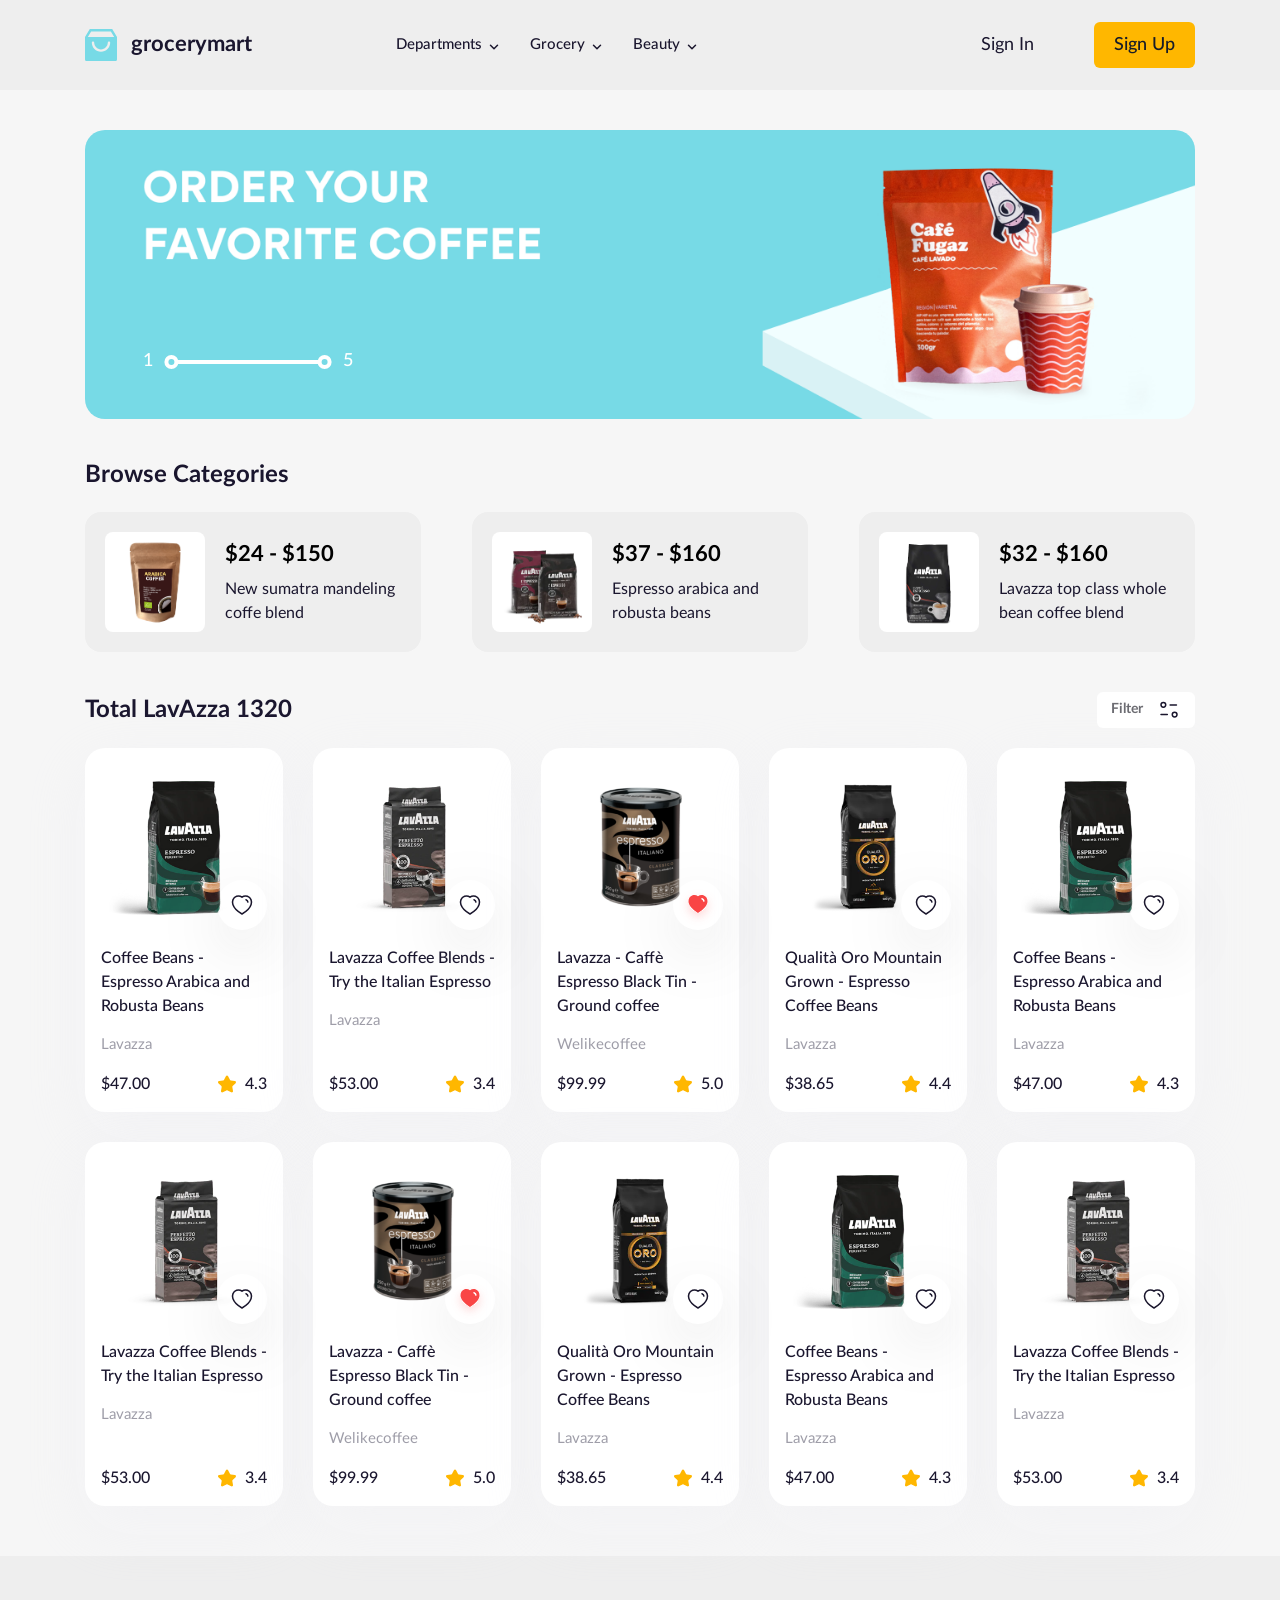
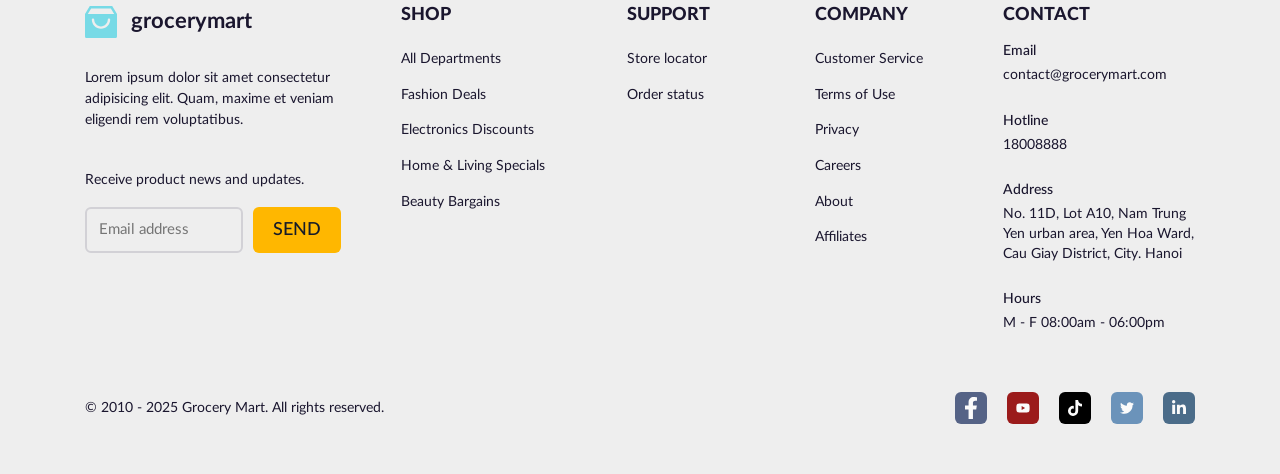
<file: index.html>
<!DOCTYPE html>
<html lang="en">
    <head>
        <meta charset="UTF-8" />
        <meta name="viewport" content="width=device-width, initial-scale=1.0" />
        <title>Grocery Mart</title>

        <!-- Favicon -->
        <link rel="apple-touch-icon" sizes="76x76" href="./assets/favicon/apple-touch-icon.png" />
        <link rel="icon" type="image/png" sizes="32x32" href="./assets/favicon/favicon-32x32.png" />
        <link rel="icon" type="image/png" sizes="16x16" href="./assets/favicon/favicon-16x16.png" />
        <link rel="manifest" href="./assets/favicon/site.webmanifest" />
        <meta name="msapplication-TileColor" content="#da532c" />
        <meta name="theme-color" content="#ffffff" />

        <!-- Fonts -->
        <link rel="stylesheet" href="./assets/fonts/stylesheet.css" />

        <!-- Styles -->
        <link rel="stylesheet" href="./assets/css/main.css" />

        <!-- Scripts -->
        <script src="./assets/js/scripts.js"></script>
    </head>
    <body>
        <!-- Header -->
        <header id="header" class="header"></header>
        <script>
            load("#header", "./templates/header.html");
        </script>

        <!-- MAIN -->
        <main class="container home">
            <!-- Slideshow -->
            <div class="home__container">
                <div class="slideshow">
                    <div class="slideshow__inner">
                        <div class="slideshow__item">
                            <a href="#!" class="slideshow__link">
                                <picture>
                                    <source
                                        media="(max-width: 767.98px)"
                                        srcset="./assets/img/slideshow/item-1-md.png"
                                    />
                                    <img src="./assets/img/slideshow/item-1.png" alt="" class="slideshow__img" />
                                </picture>
                            </a>
                        </div>
                    </div>

                    <div class="slideshow__page">
                        <span class="slideshow__num">1</span>
                        <span class="slideshow__slider"></span>
                        <span class="slideshow__num">5</span>
                    </div>
                </div>
            </div>

            <!-- Browse Categories -->
            <section class="home__container">
                <div class="home__row">
                    <h2 class="home__heading">Browse Categories</h2>
                </div>
                <div class="home__cate row row-cols-3 row-cols-md-1">
                    <!-- Category item 1 -->
                    <div class="col">
                        <a href="#!">
                            <article class="cate-item">
                                <img src="./assets/img/category-item/item-1.png" alt="" class="cate-item__thumb" />
                                <div class="cate-item__info">
                                    <h3 class="cate-item__title">$24 - $150</h3>
                                    <p class="cate-item__desc">New sumatra mandeling coffe blend</p>
                                </div>
                            </article>
                        </a>
                    </div>

                    <!-- Category item 2 -->
                    <div class="col">
                        <a href="#!">
                            <article class="cate-item">
                                <img src="./assets/img/category-item/item-2.png" alt="" class="cate-item__thumb" />
                                <div class="cate-item__info">
                                    <h3 class="cate-item__title">$37 - $160</h3>
                                    <p class="cate-item__desc">Espresso arabica and robusta beans</p>
                                </div>
                            </article>
                        </a>
                    </div>

                    <!-- Category item 3 -->
                    <div class="col">
                        <a href="#!">
                            <article class="cate-item">
                                <img src="./assets/img/category-item/item-3.png" alt="" class="cate-item__thumb" />
                                <div class="cate-item__info">
                                    <h3 class="cate-item__title">$32 - $160</h3>
                                    <p class="cate-item__desc">Lavazza top class whole bean coffee blend</p>
                                </div>
                            </article>
                        </a>
                    </div>
                </div>
            </section>

            <!-- Browse Products -->
            <section class="home__container">
                <div class="home__row">
                    <h2 class="home__heading">Total LavAzza 1320</h2>
                    <div class="filter-wrap">
                        <button class="filter-btn js-toggle" toggle-target="#home-filter">
                            Filter
                            <img src="./assets/icons/filter.svg" alt="" class="filter-btn__icon icon" />
                        </button>

                        <div id="home-filter" class="filter hide">
                            <img src="./assets/icons/arrow-up.png" alt="" class="filter__arrow" />
                            <h3 class="filter__heading">Filter</h3>
                            <form action="" class="filter__form form">
                                <div class="filter__row filter__content">
                                    <!-- Filter column 1 -->
                                    <div class="filter__col">
                                        <label for="" class="form__label">Price</label>
                                        <div class="filter__form-group">
                                            <div
                                                class="filter__form-slider"
                                                style="--min-value: 10%; --max-value: 60%"
                                            ></div>
                                        </div>
                                        <div class="filter__form-group filter__form-group--inline">
                                            <div>
                                                <label for="" class="form__label form__label--small"> Minimum </label>
                                                <div class="filter__form-text-input filter__form-text-input--small">
                                                    <input
                                                        type="text"
                                                        name=""
                                                        id=""
                                                        class="filter__form-input"
                                                        value="$30.00"
                                                    />
                                                </div>
                                            </div>
                                            <div>
                                                <label for="" class="form__label form__label--small"> Maximum </label>
                                                <div class="filter__form-text-input filter__form-text-input--small">
                                                    <input
                                                        type="text"
                                                        name=""
                                                        id=""
                                                        class="filter__form-input"
                                                        value="$100.00"
                                                    />
                                                </div>
                                            </div>
                                        </div>
                                    </div>

                                    <div class="filter__separate"></div>

                                    <!-- Filter column 2 -->
                                    <div class="filter__col">
                                        <label for="" class="form__label">Size/Weight</label>
                                        <div class="filter__form-group">
                                            <div class="form__select-wrap">
                                                <div class="form__select" style="--width: 158px">
                                                    500g
                                                    <img
                                                        src="./assets/icons/select-arrow.svg"
                                                        alt=""
                                                        class="form__select-arrow icon"
                                                    />
                                                </div>
                                                <div class="form__select">
                                                    Gram
                                                    <img
                                                        src="./assets/icons/select-arrow.svg"
                                                        alt=""
                                                        class="form__select-arrow icon"
                                                    />
                                                </div>
                                            </div>
                                        </div>
                                        <div class="filter__form-group">
                                            <div class="form__tags">
                                                <button class="form__tag">Small</button>
                                                <button class="form__tag">Medium</button>
                                                <button class="form__tag">Large</button>
                                            </div>
                                        </div>
                                    </div>

                                    <div class="filter__separate"></div>

                                    <!-- Filter column 3 -->
                                    <div class="filter__col">
                                        <label for="" class="form__label">Brand</label>
                                        <div class="filter__form-group">
                                            <div class="filter__form-text-input">
                                                <input
                                                    type="text"
                                                    name=""
                                                    id=""
                                                    placeholder="Search brand name"
                                                    class="filter__form-input"
                                                />
                                                <img
                                                    src="./assets/icons/search.svg"
                                                    alt=""
                                                    class="filter__form-input-icon icon"
                                                />
                                            </div>
                                        </div>
                                        <div class="filter__form-group">
                                            <div class="form__tags">
                                                <button class="form__tag">Lavazza</button>
                                                <button class="form__tag">Nescafe</button>
                                                <button class="form__tag">Starbucks</button>
                                            </div>
                                        </div>
                                    </div>
                                </div>
                                <div class="filter__row filter__footer">
                                    <button class="btn btn--text filter__cancel js-toggle" toggle-target="#home-filter">
                                        Cancel
                                    </button>
                                    <button
                                        class="btn btn--primary filter__submit js-toggle"
                                        toggle-target="#home-filter"
                                    >
                                        Show Result
                                    </button>
                                </div>
                            </form>
                        </div>
                    </div>
                </div>

                <div class="row row-cols-5 row-cols-lg-2 row-cols-sm-1 g-3">
                    <!-- Product card 1 -->
                    <div class="col">
                        <article class="product-card">
                            <div class="product-card__img-wrap">
                                <a href="./product-detail.html">
                                    <img src="./assets/img/product/item-1.png" alt="" class="product-card__thumb" />
                                </a>
                                <button class="like-btn product-card__like-btn">
                                    <img src="./assets/icons/heart.svg" alt="" class="like-btn__icon icon" />
                                    <img src="./assets/icons/heart-red.svg" alt="" class="like-btn__icon--liked" />
                                </button>
                            </div>
                            <h3 class="product-card__title">
                                <a href="./product-detail.html">Coffee Beans - Espresso Arabica and Robusta Beans</a>
                            </h3>
                            <p class="product-card__brand">Lavazza</p>
                            <div class="product-card__row">
                                <span class="product-card__price">$47.00</span>
                                <img src="./assets/icons/star.svg" alt="" class="product-card__star" />
                                <span class="product-card__score">4.3</span>
                            </div>
                        </article>
                    </div>

                    <!-- Product card 2 -->
                    <div class="col">
                        <article class="product-card">
                            <div class="product-card__img-wrap">
                                <a href="./product-detail.html">
                                    <img src="./assets/img/product/item-2.png" alt="" class="product-card__thumb" />
                                </a>
                                <button class="like-btn product-card__like-btn">
                                    <img src="./assets/icons/heart.svg" alt="" class="like-btn__icon icon" />
                                    <img src="./assets/icons/heart-red.svg" alt="" class="like-btn__icon--liked" />
                                </button>
                            </div>
                            <h3 class="product-card__title">
                                <a href="./product-detail.html">Lavazza Coffee Blends - Try the Italian Espresso</a>
                            </h3>
                            <p class="product-card__brand">Lavazza</p>
                            <div class="product-card__row">
                                <span class="product-card__price">$53.00</span>
                                <img src="./assets/icons/star.svg" alt="" class="product-card__star" />
                                <span class="product-card__score">3.4</span>
                            </div>
                        </article>
                    </div>

                    <!-- Product card 3 -->
                    <div class="col">
                        <article class="product-card">
                            <div class="product-card__img-wrap">
                                <a href="./product-detail.html">
                                    <img src="./assets/img/product/item-3.png" alt="" class="product-card__thumb" />
                                </a>
                                <button class="like-btn like-btn--liked product-card__like-btn">
                                    <img src="./assets/icons/heart.svg" alt="" class="like-btn__icon icon" />
                                    <img src="./assets/icons/heart-red.svg" alt="" class="like-btn__icon--liked" />
                                </button>
                            </div>
                            <h3 class="product-card__title">
                                <a href="./product-detail.html">Lavazza - Caffè Espresso Black Tin - Ground coffee</a>
                            </h3>
                            <p class="product-card__brand">Welikecoffee</p>
                            <div class="product-card__row">
                                <span class="product-card__price">$99.99</span>
                                <img src="./assets/icons/star.svg" alt="" class="product-card__star" />
                                <span class="product-card__score">5.0</span>
                            </div>
                        </article>
                    </div>

                    <!-- Product card 4 -->
                    <div class="col">
                        <article class="product-card">
                            <div class="product-card__img-wrap">
                                <a href="./product-detail.html">
                                    <img src="./assets/img/product/item-4.png" alt="" class="product-card__thumb" />
                                </a>
                                <button class="like-btn product-card__like-btn">
                                    <img src="./assets/icons/heart.svg" alt="" class="like-btn__icon icon" />
                                    <img src="./assets/icons/heart-red.svg" alt="" class="like-btn__icon--liked" />
                                </button>
                            </div>
                            <h3 class="product-card__title">
                                <a href="./product-detail.html">Qualità Oro Mountain Grown - Espresso Coffee Beans</a>
                            </h3>
                            <p class="product-card__brand">Lavazza</p>
                            <div class="product-card__row">
                                <span class="product-card__price">$38.65</span>
                                <img src="./assets/icons/star.svg" alt="" class="product-card__star" />
                                <span class="product-card__score">4.4</span>
                            </div>
                        </article>
                    </div>

                    <!-- Product card 5 -->
                    <div class="col">
                        <article class="product-card">
                            <div class="product-card__img-wrap">
                                <a href="./product-detail.html">
                                    <img src="./assets/img/product/item-1.png" alt="" class="product-card__thumb" />
                                </a>
                                <button class="like-btn product-card__like-btn">
                                    <img src="./assets/icons/heart.svg" alt="" class="like-btn__icon icon" />
                                    <img src="./assets/icons/heart-red.svg" alt="" class="like-btn__icon--liked" />
                                </button>
                            </div>
                            <h3 class="product-card__title">
                                <a href="./product-detail.html">Coffee Beans - Espresso Arabica and Robusta Beans</a>
                            </h3>
                            <p class="product-card__brand">Lavazza</p>
                            <div class="product-card__row">
                                <span class="product-card__price">$47.00</span>
                                <img src="./assets/icons/star.svg" alt="" class="product-card__star" />
                                <span class="product-card__score">4.3</span>
                            </div>
                        </article>
                    </div>

                    <!-- Product card 6 -->
                    <div class="col">
                        <article class="product-card">
                            <div class="product-card__img-wrap">
                                <a href="./product-detail.html">
                                    <img src="./assets/img/product/item-2.png" alt="" class="product-card__thumb" />
                                </a>
                                <button class="like-btn product-card__like-btn">
                                    <img src="./assets/icons/heart.svg" alt="" class="like-btn__icon icon" />
                                    <img src="./assets/icons/heart-red.svg" alt="" class="like-btn__icon--liked" />
                                </button>
                            </div>
                            <h3 class="product-card__title">
                                <a href="./product-detail.html">Lavazza Coffee Blends - Try the Italian Espresso</a>
                            </h3>
                            <p class="product-card__brand">Lavazza</p>
                            <div class="product-card__row">
                                <span class="product-card__price">$53.00</span>
                                <img src="./assets/icons/star.svg" alt="" class="product-card__star" />
                                <span class="product-card__score">3.4</span>
                            </div>
                        </article>
                    </div>

                    <!-- Product card 7 -->
                    <div class="col">
                        <article class="product-card">
                            <div class="product-card__img-wrap">
                                <a href="./product-detail.html">
                                    <img src="./assets/img/product/item-3.png" alt="" class="product-card__thumb" />
                                </a>
                                <button class="like-btn like-btn--liked product-card__like-btn">
                                    <img src="./assets/icons/heart.svg" alt="" class="like-btn__icon icon" />
                                    <img src="./assets/icons/heart-red.svg" alt="" class="like-btn__icon--liked" />
                                </button>
                            </div>
                            <h3 class="product-card__title">
                                <a href="./product-detail.html">Lavazza - Caffè Espresso Black Tin - Ground coffee</a>
                            </h3>
                            <p class="product-card__brand">Welikecoffee</p>
                            <div class="product-card__row">
                                <span class="product-card__price">$99.99</span>
                                <img src="./assets/icons/star.svg" alt="" class="product-card__star" />
                                <span class="product-card__score">5.0</span>
                            </div>
                        </article>
                    </div>

                    <!-- Product card 8 -->
                    <div class="col">
                        <article class="product-card">
                            <div class="product-card__img-wrap">
                                <a href="./product-detail.html">
                                    <img src="./assets/img/product/item-4.png" alt="" class="product-card__thumb" />
                                </a>
                                <button class="like-btn product-card__like-btn">
                                    <img src="./assets/icons/heart.svg" alt="" class="like-btn__icon icon" />
                                    <img src="./assets/icons/heart-red.svg" alt="" class="like-btn__icon--liked" />
                                </button>
                            </div>
                            <h3 class="product-card__title">
                                <a href="./product-detail.html">Qualità Oro Mountain Grown - Espresso Coffee Beans</a>
                            </h3>
                            <p class="product-card__brand">Lavazza</p>
                            <div class="product-card__row">
                                <span class="product-card__price">$38.65</span>
                                <img src="./assets/icons/star.svg" alt="" class="product-card__star" />
                                <span class="product-card__score">4.4</span>
                            </div>
                        </article>
                    </div>

                    <!-- Product card 9 -->
                    <div class="col">
                        <article class="product-card">
                            <div class="product-card__img-wrap">
                                <a href="./product-detail.html">
                                    <img src="./assets/img/product/item-1.png" alt="" class="product-card__thumb" />
                                </a>
                                <button class="like-btn product-card__like-btn">
                                    <img src="./assets/icons/heart.svg" alt="" class="like-btn__icon icon" />
                                    <img src="./assets/icons/heart-red.svg" alt="" class="like-btn__icon--liked" />
                                </button>
                            </div>
                            <h3 class="product-card__title">
                                <a href="./product-detail.html">Coffee Beans - Espresso Arabica and Robusta Beans</a>
                            </h3>
                            <p class="product-card__brand">Lavazza</p>
                            <div class="product-card__row">
                                <span class="product-card__price">$47.00</span>
                                <img src="./assets/icons/star.svg" alt="" class="product-card__star" />
                                <span class="product-card__score">4.3</span>
                            </div>
                        </article>
                    </div>

                    <!-- Product card 10 -->
                    <div class="col">
                        <article class="product-card">
                            <div class="product-card__img-wrap">
                                <a href="./product-detail.html">
                                    <img src="./assets/img/product/item-2.png" alt="" class="product-card__thumb" />
                                </a>
                                <button class="like-btn product-card__like-btn">
                                    <img src="./assets/icons/heart.svg" alt="" class="like-btn__icon icon" />
                                    <img src="./assets/icons/heart-red.svg" alt="" class="like-btn__icon--liked" />
                                </button>
                            </div>
                            <h3 class="product-card__title">
                                <a href="./product-detail.html">Lavazza Coffee Blends - Try the Italian Espresso</a>
                            </h3>
                            <p class="product-card__brand">Lavazza</p>
                            <div class="product-card__row">
                                <span class="product-card__price">$53.00</span>
                                <img src="./assets/icons/star.svg" alt="" class="product-card__star" />
                                <span class="product-card__score">3.4</span>
                            </div>
                        </article>
                    </div>
                </div>
            </section>
        </main>

        <!-- Footer -->
        <footer id="footer" class="footer"></footer>
        <script>
            load("#footer", "./templates/footer.html");
        </script>
    </body>
</html>
</file>
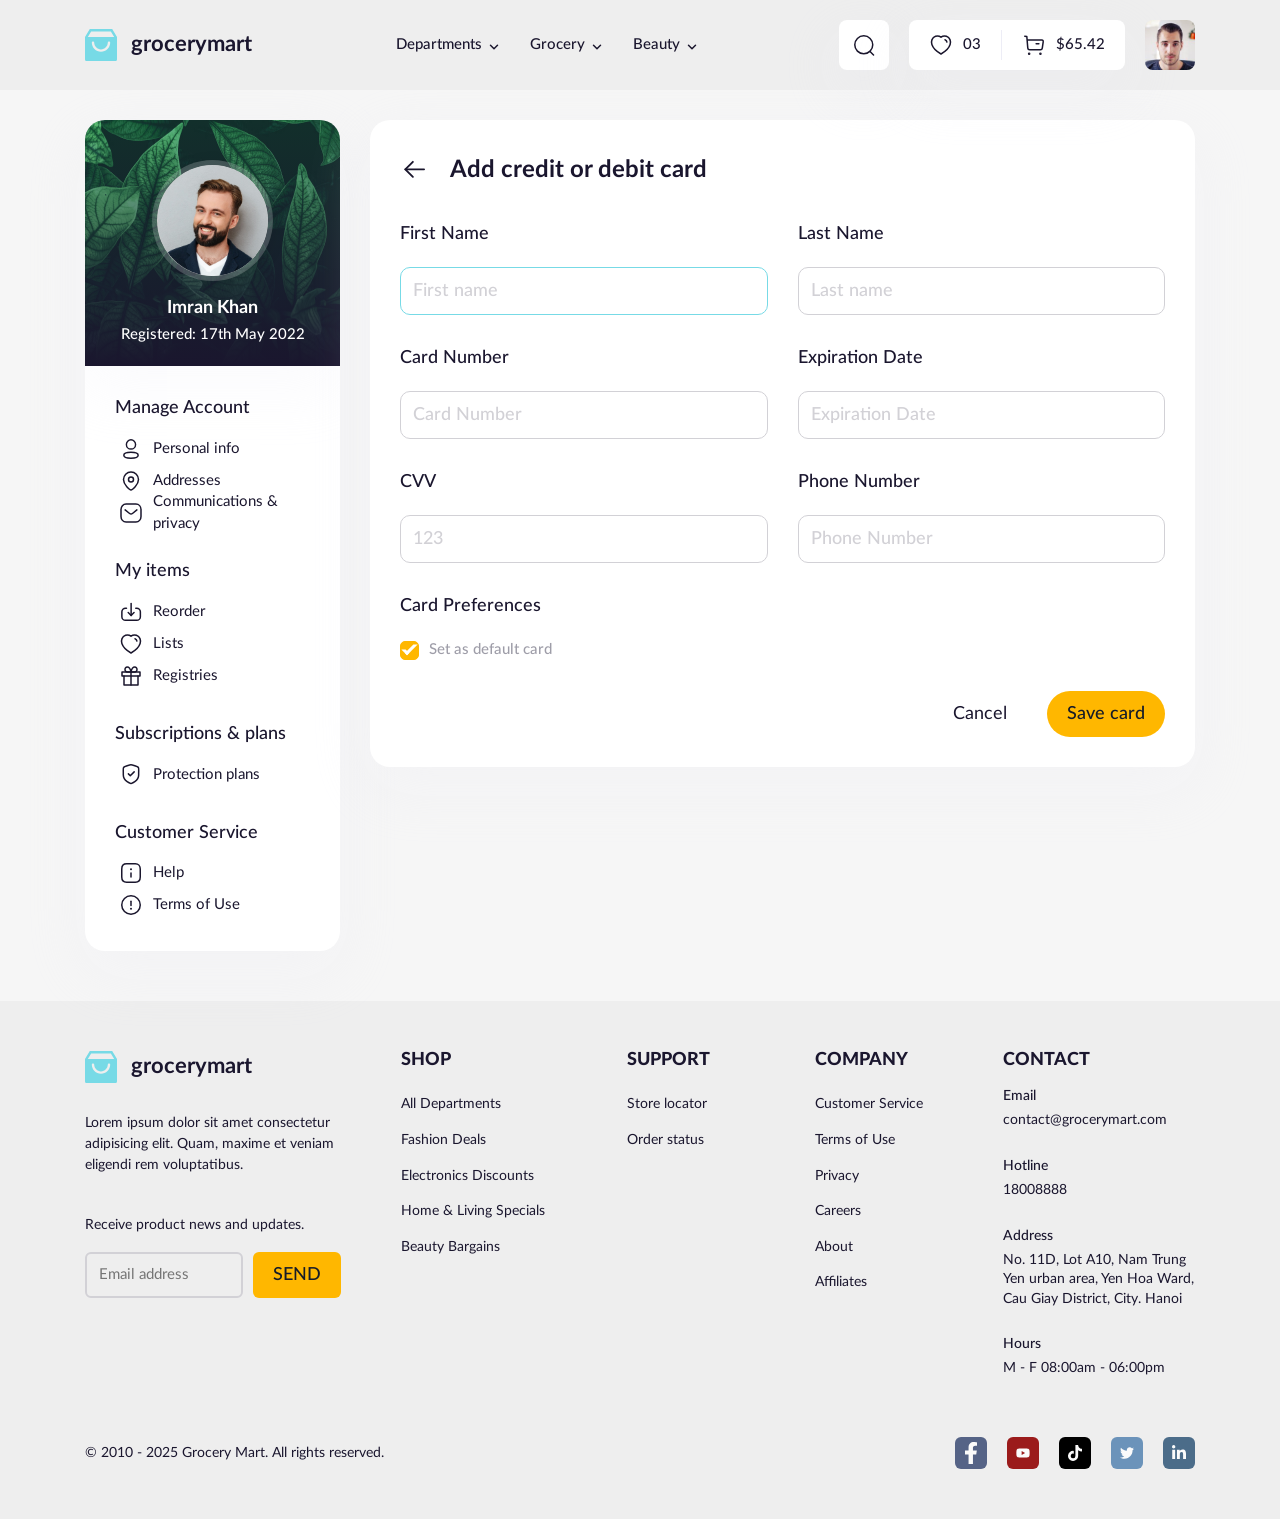
<file: add-new-card.html>
<!DOCTYPE html>
<html lang="en">
    <head>
        <meta charset="UTF-8" />
        <meta name="viewport" content="width=device-width, initial-scale=1.0" />
        <title>Add new card | Grocery Mart</title>

        <!-- Favicon -->
        <link rel="apple-touch-icon" sizes="76x76" href="./assets/favicon/apple-touch-icon.png" />
        <link rel="icon" type="image/png" sizes="32x32" href="./assets/favicon/favicon-32x32.png" />
        <link rel="icon" type="image/png" sizes="16x16" href="./assets/favicon/favicon-16x16.png" />
        <link rel="manifest" href="./assets/favicon/site.webmanifest" />
        <meta name="msapplication-TileColor" content="#da532c" />
        <meta name="theme-color" content="#ffffff" />

        <!-- Fonts -->
        <link rel="stylesheet" href="./assets/fonts/stylesheet.css" />

        <!-- Styles -->
        <link rel="stylesheet" href="./assets/css/main.css" />

        <!-- Scripts -->
        <script src="./assets/js/scripts.js"></script>
    </head>
    <body>
        <!-- Header -->
        <header id="header" class="header"></header>
        <script>
            load("#header", "./templates/header-logined.html");
        </script>

        <!-- MAIN -->
        <main class="profile">
            <div class="container">
                <!-- Search bar -->
                <div class="profile-container">
                    <div class="search-bar d-none d-md-flex">
                        <input type="text" name="" id="" placeholder="Search for item" class="search-bar__input" />
                        <button class="search-bar__submit">
                            <img src="./assets/icons/search.svg" alt="" class="search-bar__icon icon" />
                        </button>
                    </div>
                </div>

                <!-- Profile content -->
                <div class="profile-container">
                    <div class="row gy-md-3">
                        <div class="col-3 col-xl-4 d-lg-none">
                            <aside class="profile__sidebar">
                                <!-- User -->
                                <div class="profile-user">
                                    <img src="./assets/img/avatar/avatar-3.png" alt="" class="profile-user__avatar" />
                                    <h1 class="profile-user__name">Imran Khan</h1>
                                    <p class="profile-user__desc">Registered: 17th May 2022</p>
                                </div>

                                <!-- Menu 1 -->
                                <div class="profile-menu">
                                    <h3 class="profile-menu__title">Manage Account</h3>
                                    <ul class="profile-menu__list">
                                        <li>
                                            <a href="./edit-personal-info.html" class="profile-menu__link">
                                                <span class="profile-menu__icon">
                                                    <img src="./assets/icons/profile.svg" alt="" class="icon" />
                                                </span>
                                                Personal info
                                            </a>
                                        </li>
                                        <li>
                                            <a href="#!" class="profile-menu__link">
                                                <span class="profile-menu__icon">
                                                    <img src="./assets/icons/location.svg" alt="" class="icon" />
                                                </span>
                                                Addresses
                                            </a>
                                        </li>
                                        <li>
                                            <a href="#!" class="profile-menu__link">
                                                <span class="profile-menu__icon">
                                                    <img src="./assets/icons/message-2.svg" alt="" class="icon" />
                                                </span>
                                                Communications & privacy
                                            </a>
                                        </li>
                                    </ul>
                                </div>

                                <!-- Menu 2 -->
                                <div class="profile-menu">
                                    <h3 class="profile-menu__title">My items</h3>
                                    <ul class="profile-menu__list">
                                        <li>
                                            <a href="#!" class="profile-menu__link">
                                                <span class="profile-menu__icon">
                                                    <img src="./assets/icons/download.svg" alt="" class="icon" />
                                                </span>
                                                Reorder
                                            </a>
                                        </li>
                                        <li>
                                            <a href="#!" class="profile-menu__link">
                                                <span class="profile-menu__icon">
                                                    <img src="./assets/icons/heart.svg" alt="" class="icon" />
                                                </span>
                                                Lists
                                            </a>
                                        </li>
                                        <li>
                                            <a href="#!" class="profile-menu__link">
                                                <span class="profile-menu__icon">
                                                    <img src="./assets/icons/gift-2.svg" alt="" class="icon" />
                                                </span>
                                                Registries
                                            </a>
                                        </li>
                                    </ul>
                                </div>

                                <!-- Menu 3 -->
                                <div class="profile-menu">
                                    <h3 class="profile-menu__title">Subscriptions & plans</h3>
                                    <ul class="profile-menu__list">
                                        <li>
                                            <a href="#!" class="profile-menu__link">
                                                <span class="profile-menu__icon">
                                                    <img src="./assets/icons/shield.svg" alt="" class="icon" />
                                                </span>
                                                Protection plans
                                            </a>
                                        </li>
                                    </ul>
                                </div>

                                <!-- Menu 4 -->
                                <div class="profile-menu">
                                    <h3 class="profile-menu__title">Customer Service</h3>
                                    <ul class="profile-menu__list">
                                        <li>
                                            <a href="#!" class="profile-menu__link">
                                                <span class="profile-menu__icon">
                                                    <img src="./assets/icons/info.svg" alt="" class="icon" />
                                                </span>
                                                Help
                                            </a>
                                        </li>
                                        <li>
                                            <a href="#!" class="profile-menu__link">
                                                <span class="profile-menu__icon">
                                                    <img src="./assets/icons/danger.svg" alt="" class="icon" />
                                                </span>
                                                Terms of Use
                                            </a>
                                        </li>
                                    </ul>
                                </div>
                            </aside>
                        </div>
                        <div class="col-9 col-xl-8 col-lg-12">
                            <div class="cart-info">
                                <div class="row gy-3">
                                    <div class="col-12">
                                        <h2 class="cart-info__heading">
                                            <a href="./profile.html">
                                                <img
                                                    src="./assets/icons/arrow-left.svg"
                                                    alt=""
                                                    class="icon cart-info__back-arrow"
                                                />
                                            </a>
                                            Add credit or debit card
                                        </h2>

                                        <form action="./profile.html" class="form form-card">
                                            <!-- Form row 1 -->
                                            <div class="form__row">
                                                <div class="form__group">
                                                    <label for="first-name" class="form__label form-card__label">
                                                        First Name
                                                    </label>
                                                    <div class="form__text-input">
                                                        <input
                                                            type="text"
                                                            name=""
                                                            id="first-name"
                                                            placeholder="First name"
                                                            class="form__input"
                                                            required
                                                            autofocus
                                                        />
                                                        <img
                                                            src="./assets/icons/form-error.svg"
                                                            alt=""
                                                            class="form__input-icon-error"
                                                        />
                                                    </div>
                                                    <p class="form__error">Please enter your first name</p>
                                                </div>
                                                <div class="form__group">
                                                    <label for="last-name" class="form__label form-card__label">
                                                        Last Name
                                                    </label>
                                                    <div class="form__text-input">
                                                        <input
                                                            type="text"
                                                            name=""
                                                            id="last-name"
                                                            placeholder="Last name"
                                                            class="form__input"
                                                            required
                                                        />
                                                        <img
                                                            src="./assets/icons/form-error.svg"
                                                            alt=""
                                                            class="form__input-icon-error"
                                                        />
                                                    </div>
                                                    <p class="form__error">Please enter your last name</p>
                                                </div>
                                            </div>

                                            <!-- Form row 2 -->
                                            <div class="form__row">
                                                <div class="form__group">
                                                    <label for="card-number" class="form__label form-card__label">
                                                        Card Number
                                                    </label>
                                                    <div class="form__text-input">
                                                        <input
                                                            type="text"
                                                            name=""
                                                            id="card-number"
                                                            placeholder="Card Number"
                                                            class="form__input"
                                                            required
                                                        />
                                                        <img
                                                            src="./assets/icons/form-error.svg"
                                                            alt=""
                                                            class="form__input-icon-error"
                                                        />
                                                    </div>
                                                    <p class="form__error">Please enter a valid card number</p>
                                                </div>
                                                <div class="form__group">
                                                    <label for="expiration-date" class="form__label form-card__label">
                                                        Expiration Date
                                                    </label>
                                                    <div class="form__text-input">
                                                        <input
                                                            type="text"
                                                            name=""
                                                            id="expiration-date"
                                                            placeholder="Expiration Date"
                                                            class="form__input"
                                                            required
                                                        />
                                                        <img
                                                            src="./assets/icons/form-error.svg"
                                                            alt=""
                                                            class="form__input-icon-error"
                                                        />
                                                    </div>
                                                    <p class="form__error">Please enter a valid expiration date</p>
                                                </div>
                                            </div>

                                            <!-- Form row 3 -->
                                            <div class="form__row">
                                                <div class="form__group">
                                                    <label for="card-cvv" class="form__label form-card__label">
                                                        CVV
                                                    </label>
                                                    <div class="form__text-input">
                                                        <input
                                                            type="text"
                                                            name=""
                                                            id="card-cvv"
                                                            placeholder="123"
                                                            class="form__input"
                                                            required
                                                        />
                                                        <img
                                                            src="./assets/icons/form-error.svg"
                                                            alt=""
                                                            class="form__input-icon-error"
                                                        />
                                                    </div>
                                                    <p class="form__error">Please enter a valid CVV</p>
                                                </div>
                                                <div class="form__group">
                                                    <label for="phone-number" class="form__label form-card__label">
                                                        Phone Number
                                                    </label>
                                                    <div class="form__text-input">
                                                        <input
                                                            type="text"
                                                            name=""
                                                            id="phone-number"
                                                            placeholder="Phone Number"
                                                            class="form__input"
                                                            required
                                                        />
                                                        <img
                                                            src="./assets/icons/form-error.svg"
                                                            alt=""
                                                            class="form__input-icon-error"
                                                        />
                                                    </div>
                                                    <p class="form__error">Please enter a valid phone number</p>
                                                </div>
                                            </div>

                                            <div class="form__group">
                                                <label for="set-default-card" class="form__label form-card__label">
                                                    Card Preferences
                                                </label>
                                                <label class="form__checkbox">
                                                    <input
                                                        type="checkbox"
                                                        name=""
                                                        id="set-default-card"
                                                        checked
                                                        class="form__checkbox-input d-none"
                                                    />
                                                    <span class="form__checkbox-label">Set as default card</span>
                                                </label>
                                            </div>

                                            <div class="form-card__bottom">
                                                <a class="btn btn--text" href="./profile.html">Cancel</a>
                                                <button class="btn btn--primary btn--rounded">Save card</button>
                                            </div>
                                        </form>
                                    </div>
                                </div>
                            </div>
                        </div>
                    </div>
                </div>
            </div>
        </main>

        <!-- Footer -->
        <footer id="footer" class="footer"></footer>
        <script>
            load("#footer", "./templates/footer.html");
        </script>

        <!-- Modal: confirm remove shopping cart item -->
        <div id="delete-confirm" class="modal modal--small hide">
            <div class="modal__content">
                <p class="modal__text">Do you want to remove this item from shopping cart?</p>
                <div class="modal__bottom">
                    <button class="btn btn--small btn--outline modal__btn js-toggle" toggle-target="#delete-confirm">
                        Cancel
                    </button>
                    <button
                        class="btn btn--small btn--danger btn--primary modal__btn btn--no-margin js-toggle"
                        toggle-target="#delete-confirm"
                    >
                        Delete
                    </button>
                </div>
            </div>
            <div class="modal__overlay js-toggle" toggle-target="#delete-confirm"></div>
        </div>
    </body>
</html>
</file>
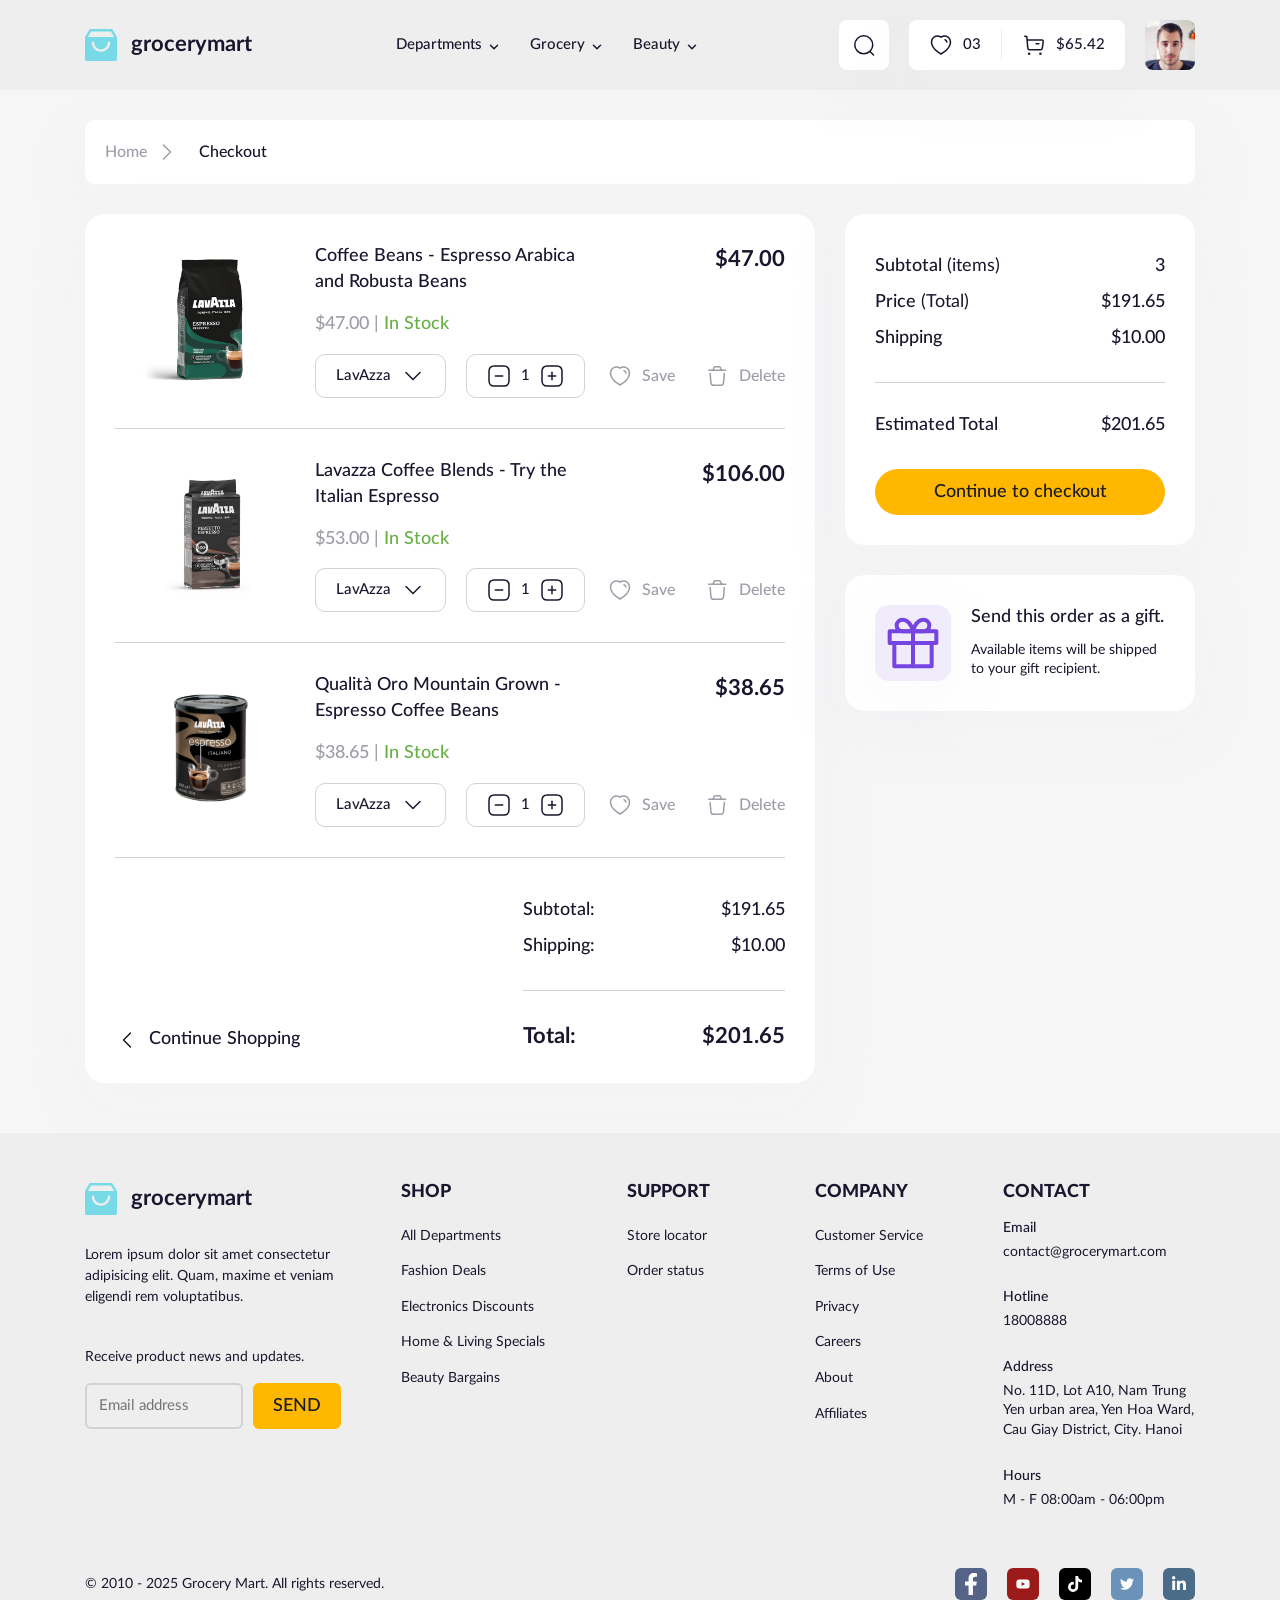
<file: checkout.html>
<!DOCTYPE html>
<html lang="en">
    <head>
        <meta charset="UTF-8" />
        <meta name="viewport" content="width=device-width, initial-scale=1.0" />
        <title>Checkout | Grocery Mart</title>

        <!-- Favicon -->
        <link rel="apple-touch-icon" sizes="76x76" href="./assets/favicon/apple-touch-icon.png" />
        <link rel="icon" type="image/png" sizes="32x32" href="./assets/favicon/favicon-32x32.png" />
        <link rel="icon" type="image/png" sizes="16x16" href="./assets/favicon/favicon-16x16.png" />
        <link rel="manifest" href="./assets/favicon/site.webmanifest" />
        <meta name="msapplication-TileColor" content="#da532c" />
        <meta name="theme-color" content="#ffffff" />

        <!-- Fonts -->
        <link rel="stylesheet" href="./assets/fonts/stylesheet.css" />

        <!-- Styles -->
        <link rel="stylesheet" href="./assets/css/main.css" />

        <!-- Scripts -->
        <script src="./assets/js/scripts.js"></script>
    </head>
    <body>
        <!-- Header -->
        <header id="header" class="header"></header>
        <script>
            load("#header", "./templates/header-logined.html");
        </script>

        <!-- MAIN -->
        <main class="checkout-page">
            <div class="container">
                <!-- Search bar -->
                <div class="checkout-container">
                    <div class="search-bar d-none d-md-flex">
                        <input type="text" name="" id="" placeholder="Search for item" class="search-bar__input" />
                        <button class="search-bar__submit">
                            <img src="./assets/icons/search.svg" alt="" class="search-bar__icon icon" />
                        </button>
                    </div>
                </div>

                <!-- Breadcrumbs -->
                <div class="checkout-container">
                    <ul class="breadcrumbs checkout-page__breadcrumbs">
                        <li>
                            <a href="./" class="breadcrumbs__link">
                                Home
                                <img src="./assets/icons/arrow-right.svg" alt="" />
                            </a>
                        </li>
                        <li>
                            <a href="#!" class="breadcrumbs__link breadcrumbs__link--current">Checkout</a>
                        </li>
                    </ul>
                </div>

                <!-- Checkout content -->
                <div class="checkout-container">
                    <div class="row gy-xl-3">
                        <div class="col-8 col-xl-12">
                            <div class="cart-info">
                                <div class="cart-info__list">
                                    <!-- Cart item 1 -->
                                    <article class="cart-item">
                                        <a href="./product-detail.html">
                                            <img
                                                src="./assets/img/product/item-1.png"
                                                alt=""
                                                class="cart-item__thumb"
                                            />
                                        </a>
                                        <div class="cart-item__content">
                                            <div class="cart-item__content-left">
                                                <h3 class="cart-item__title">
                                                    <a href="./product-detail.html">
                                                        Coffee Beans - Espresso Arabica and Robusta Beans
                                                    </a>
                                                </h3>
                                                <p class="cart-item__price-wrap">
                                                    $47.00 | <span class="cart-item__status">In Stock</span>
                                                </p>
                                                <div class="cart-item__ctrl cart-item__ctrl--md-block">
                                                    <div class="cart-item__input">
                                                        LavAzza
                                                        <img
                                                            class="icon"
                                                            src="./assets/icons/arrow-down-2.svg"
                                                            alt=""
                                                        />
                                                    </div>
                                                    <div class="cart-item__input">
                                                        <button class="cart-item__input-btn">
                                                            <img class="icon" src="./assets/icons/minus.svg" alt="" />
                                                        </button>
                                                        <span>1</span>
                                                        <button class="cart-item__input-btn">
                                                            <img class="icon" src="./assets/icons/plus.svg" alt="" />
                                                        </button>
                                                    </div>
                                                </div>
                                            </div>
                                            <div class="cart-item__content-right">
                                                <p class="cart-item__total-price">$47.00</p>
                                                <div class="cart-item__ctrl">
                                                    <button class="cart-item__ctrl-btn">
                                                        <img src="./assets/icons/heart-2.svg" alt="" />
                                                        Save
                                                    </button>
                                                    <button
                                                        class="cart-item__ctrl-btn js-toggle"
                                                        toggle-target="#delete-confirm"
                                                    >
                                                        <img src="./assets/icons/trash.svg" alt="" />
                                                        Delete
                                                    </button>
                                                </div>
                                            </div>
                                        </div>
                                    </article>

                                    <!-- Cart item 2 -->
                                    <article class="cart-item">
                                        <a href="./product-detail.html">
                                            <img
                                                src="./assets/img/product/item-2.png"
                                                alt=""
                                                class="cart-item__thumb"
                                            />
                                        </a>
                                        <div class="cart-item__content">
                                            <div class="cart-item__content-left">
                                                <h3 class="cart-item__title">
                                                    <a href="./product-detail.html">
                                                        Lavazza Coffee Blends - Try the Italian Espresso
                                                    </a>
                                                </h3>
                                                <p class="cart-item__price-wrap">
                                                    $53.00 | <span class="cart-item__status">In Stock</span>
                                                </p>
                                                <div class="cart-item__ctrl cart-item__ctrl--md-block">
                                                    <div class="cart-item__input">
                                                        LavAzza
                                                        <img
                                                            class="icon"
                                                            src="./assets/icons/arrow-down-2.svg"
                                                            alt=""
                                                        />
                                                    </div>
                                                    <div class="cart-item__input">
                                                        <button class="cart-item__input-btn">
                                                            <img class="icon" src="./assets/icons/minus.svg" alt="" />
                                                        </button>
                                                        <span>1</span>
                                                        <button class="cart-item__input-btn">
                                                            <img class="icon" src="./assets/icons/plus.svg" alt="" />
                                                        </button>
                                                    </div>
                                                </div>
                                            </div>
                                            <div class="cart-item__content-right">
                                                <p class="cart-item__total-price">$106.00</p>
                                                <div class="cart-item__ctrl">
                                                    <button class="cart-item__ctrl-btn">
                                                        <img src="./assets/icons/heart-2.svg" alt="" />
                                                        Save
                                                    </button>
                                                    <button
                                                        class="cart-item__ctrl-btn js-toggle"
                                                        toggle-target="#delete-confirm"
                                                    >
                                                        <img src="./assets/icons/trash.svg" alt="" />
                                                        Delete
                                                    </button>
                                                </div>
                                            </div>
                                        </div>
                                    </article>

                                    <!-- Cart item 3 -->
                                    <article class="cart-item">
                                        <a href="./product-detail.html">
                                            <img
                                                src="./assets/img/product/item-3.png"
                                                alt=""
                                                class="cart-item__thumb"
                                            />
                                        </a>
                                        <div class="cart-item__content">
                                            <div class="cart-item__content-left">
                                                <h3 class="cart-item__title">
                                                    <a href="./product-detail.html">
                                                        Qualità Oro Mountain Grown - Espresso Coffee Beans
                                                    </a>
                                                </h3>
                                                <p class="cart-item__price-wrap">
                                                    $38.65 | <span class="cart-item__status">In Stock</span>
                                                </p>
                                                <div class="cart-item__ctrl cart-item__ctrl--md-block">
                                                    <div class="cart-item__input">
                                                        LavAzza
                                                        <img
                                                            class="icon"
                                                            src="./assets/icons/arrow-down-2.svg"
                                                            alt=""
                                                        />
                                                    </div>
                                                    <div class="cart-item__input">
                                                        <button class="cart-item__input-btn">
                                                            <img class="icon" src="./assets/icons/minus.svg" alt="" />
                                                        </button>
                                                        <span>1</span>
                                                        <button class="cart-item__input-btn">
                                                            <img class="icon" src="./assets/icons/plus.svg" alt="" />
                                                        </button>
                                                    </div>
                                                </div>
                                            </div>
                                            <div class="cart-item__content-right">
                                                <p class="cart-item__total-price">$38.65</p>
                                                <div class="cart-item__ctrl">
                                                    <button class="cart-item__ctrl-btn">
                                                        <img src="./assets/icons/heart-2.svg" alt="" />
                                                        Save
                                                    </button>
                                                    <button
                                                        class="cart-item__ctrl-btn js-toggle"
                                                        toggle-target="#delete-confirm"
                                                    >
                                                        <img src="./assets/icons/trash.svg" alt="" />
                                                        Delete
                                                    </button>
                                                </div>
                                            </div>
                                        </div>
                                    </article>
                                </div>
                                <div class="cart-info__bottom d-md-none">
                                    <div class="row">
                                        <div class="col-8 col-xxl-7">
                                            <div class="cart-info__continue">
                                                <a href="./" class="cart-info__continue-link">
                                                    <img
                                                        class="cart-info__continue-icon icon"
                                                        src="./assets/icons/arrow-down-2.svg"
                                                        alt=""
                                                    />
                                                    Continue Shopping
                                                </a>
                                            </div>
                                        </div>
                                        <div class="col-4 col-xxl-5">
                                            <div class="cart-info__row">
                                                <span>Subtotal:</span>
                                                <span>$191.65</span>
                                            </div>
                                            <div class="cart-info__row">
                                                <span>Shipping:</span>
                                                <span>$10.00</span>
                                            </div>
                                            <div class="cart-info__separate"></div>
                                            <div class="cart-info__row cart-info__row--bold">
                                                <span>Total:</span>
                                                <span>$201.65</span>
                                            </div>
                                        </div>
                                    </div>
                                </div>
                            </div>
                        </div>
                        <div class="col-4 col-xl-12">
                            <div class="cart-info">
                                <div class="cart-info__row">
                                    <span>Subtotal <span class="cart-info__sub-label">(items)</span></span>
                                    <span>3</span>
                                </div>
                                <div class="cart-info__row">
                                    <span>Price <span class="cart-info__sub-label">(Total)</span></span>
                                    <span>$191.65</span>
                                </div>
                                <div class="cart-info__row">
                                    <span>Shipping</span>
                                    <span>$10.00</span>
                                </div>
                                <div class="cart-info__separate"></div>
                                <div class="cart-info__row">
                                    <span>Estimated Total</span>
                                    <span>$201.65</span>
                                </div>
                                <a href="./shipping.html" class="cart-info__next-btn btn btn--primary btn--rounded">
                                    Continue to checkout
                                </a>
                            </div>
                            <div class="cart-info">
                                <a href="#!">
                                    <article class="gift-item">
                                        <div class="gift-item__icon-wrap">
                                            <img src="./assets/icons/gift.svg" alt="" class="gift-item__icon" />
                                        </div>
                                        <div class="gift-item__content">
                                            <h3 class="gift-item__title">Send this order as a gift.</h3>
                                            <p class="gift-item__desc">
                                                Available items will be shipped to your gift recipient.
                                            </p>
                                        </div>
                                    </article>
                                </a>
                            </div>
                        </div>
                    </div>
                </div>
            </div>
        </main>

        <!-- Footer -->
        <footer id="footer" class="footer"></footer>
        <script>
            load("#footer", "./templates/footer.html");
        </script>

        <!-- Modal: confirm remove shopping cart item -->
        <div id="delete-confirm" class="modal modal--small hide">
            <div class="modal__content">
                <p class="modal__text">Do you want to remove this item from shopping cart?</p>
                <div class="modal__bottom">
                    <button class="btn btn--small btn--outline modal__btn js-toggle" toggle-target="#delete-confirm">
                        Cancel
                    </button>
                    <button
                        class="btn btn--small btn--danger btn--primary modal__btn btn--no-margin js-toggle"
                        toggle-target="#delete-confirm"
                    >
                        Delete
                    </button>
                </div>
            </div>
            <div class="modal__overlay js-toggle" toggle-target="#delete-confirm"></div>
        </div>
    </body>
</html>
</file>
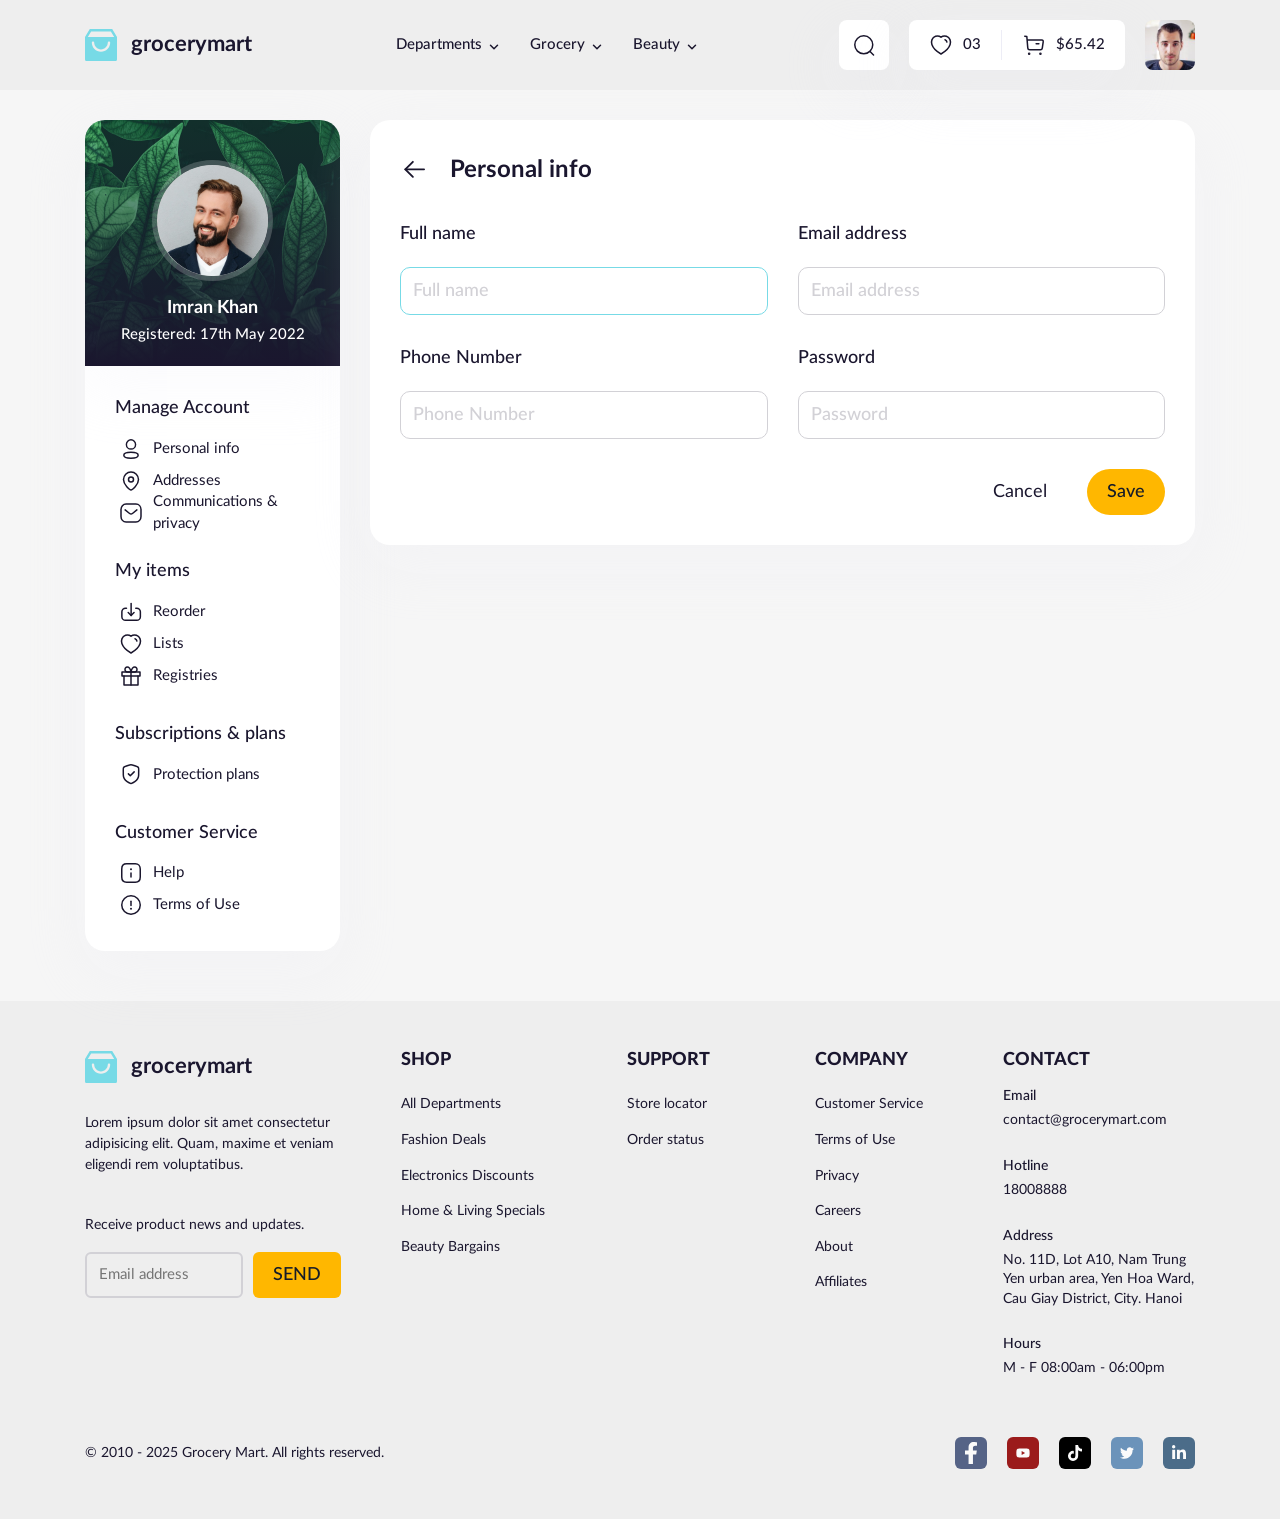
<file: edit-personal-info.html>
<!DOCTYPE html>
<html lang="en">
    <head>
        <meta charset="UTF-8" />
        <meta name="viewport" content="width=device-width, initial-scale=1.0" />
        <title>Edit personal info | Grocery Mart</title>

        <!-- Favicon -->
        <link rel="apple-touch-icon" sizes="76x76" href="./assets/favicon/apple-touch-icon.png" />
        <link rel="icon" type="image/png" sizes="32x32" href="./assets/favicon/favicon-32x32.png" />
        <link rel="icon" type="image/png" sizes="16x16" href="./assets/favicon/favicon-16x16.png" />
        <link rel="manifest" href="./assets/favicon/site.webmanifest" />
        <meta name="msapplication-TileColor" content="#da532c" />
        <meta name="theme-color" content="#ffffff" />

        <!-- Fonts -->
        <link rel="stylesheet" href="./assets/fonts/stylesheet.css" />

        <!-- Styles -->
        <link rel="stylesheet" href="./assets/css/main.css" />

        <!-- Scripts -->
        <script src="./assets/js/scripts.js"></script>
    </head>
    <body>
        <!-- Header -->
        <header id="header" class="header"></header>
        <script>
            load("#header", "./templates/header-logined.html");
        </script>

        <!-- MAIN -->
        <main class="profile">
            <div class="container">
                <!-- Search bar -->
                <div class="profile-container">
                    <div class="search-bar d-none d-md-flex">
                        <input type="text" name="" id="" placeholder="Search for item" class="search-bar__input" />
                        <button class="search-bar__submit">
                            <img src="./assets/icons/search.svg" alt="" class="search-bar__icon icon" />
                        </button>
                    </div>
                </div>

                <!-- Profile content -->
                <div class="profile-container">
                    <div class="row gy-md-3">
                        <div class="col-3 col-xl-4 d-lg-none">
                            <aside class="profile__sidebar">
                                <!-- User -->
                                <div class="profile-user">
                                    <img src="./assets/img/avatar/avatar-3.png" alt="" class="profile-user__avatar" />
                                    <h1 class="profile-user__name">Imran Khan</h1>
                                    <p class="profile-user__desc">Registered: 17th May 2022</p>
                                </div>

                                <!-- Menu 1 -->
                                <div class="profile-menu">
                                    <h3 class="profile-menu__title">Manage Account</h3>
                                    <ul class="profile-menu__list">
                                        <li>
                                            <a href="#!" class="profile-menu__link">
                                                <span class="profile-menu__icon">
                                                    <img src="./assets/icons/profile.svg" alt="" class="icon" />
                                                </span>
                                                Personal info
                                            </a>
                                        </li>
                                        <li>
                                            <a href="#!" class="profile-menu__link">
                                                <span class="profile-menu__icon">
                                                    <img src="./assets/icons/location.svg" alt="" class="icon" />
                                                </span>
                                                Addresses
                                            </a>
                                        </li>
                                        <li>
                                            <a href="#!" class="profile-menu__link">
                                                <span class="profile-menu__icon">
                                                    <img src="./assets/icons/message-2.svg" alt="" class="icon" />
                                                </span>
                                                Communications & privacy
                                            </a>
                                        </li>
                                    </ul>
                                </div>

                                <!-- Menu 2 -->
                                <div class="profile-menu">
                                    <h3 class="profile-menu__title">My items</h3>
                                    <ul class="profile-menu__list">
                                        <li>
                                            <a href="#!" class="profile-menu__link">
                                                <span class="profile-menu__icon">
                                                    <img src="./assets/icons/download.svg" alt="" class="icon" />
                                                </span>
                                                Reorder
                                            </a>
                                        </li>
                                        <li>
                                            <a href="#!" class="profile-menu__link">
                                                <span class="profile-menu__icon">
                                                    <img src="./assets/icons/heart.svg" alt="" class="icon" />
                                                </span>
                                                Lists
                                            </a>
                                        </li>
                                        <li>
                                            <a href="#!" class="profile-menu__link">
                                                <span class="profile-menu__icon">
                                                    <img src="./assets/icons/gift-2.svg" alt="" class="icon" />
                                                </span>
                                                Registries
                                            </a>
                                        </li>
                                    </ul>
                                </div>

                                <!-- Menu 3 -->
                                <div class="profile-menu">
                                    <h3 class="profile-menu__title">Subscriptions & plans</h3>
                                    <ul class="profile-menu__list">
                                        <li>
                                            <a href="#!" class="profile-menu__link">
                                                <span class="profile-menu__icon">
                                                    <img src="./assets/icons/shield.svg" alt="" class="icon" />
                                                </span>
                                                Protection plans
                                            </a>
                                        </li>
                                    </ul>
                                </div>

                                <!-- Menu 4 -->
                                <div class="profile-menu">
                                    <h3 class="profile-menu__title">Customer Service</h3>
                                    <ul class="profile-menu__list">
                                        <li>
                                            <a href="#!" class="profile-menu__link">
                                                <span class="profile-menu__icon">
                                                    <img src="./assets/icons/info.svg" alt="" class="icon" />
                                                </span>
                                                Help
                                            </a>
                                        </li>
                                        <li>
                                            <a href="#!" class="profile-menu__link">
                                                <span class="profile-menu__icon">
                                                    <img src="./assets/icons/danger.svg" alt="" class="icon" />
                                                </span>
                                                Terms of Use
                                            </a>
                                        </li>
                                    </ul>
                                </div>
                            </aside>
                        </div>
                        <div class="col-9 col-xl-8 col-lg-12">
                            <div class="cart-info">
                                <div class="row gy-3">
                                    <div class="col-12">
                                        <h2 class="cart-info__heading">
                                            <a href="./profile.html">
                                                <img
                                                    src="./assets/icons/arrow-left.svg"
                                                    alt=""
                                                    class="icon cart-info__back-arrow"
                                                />
                                            </a>
                                            Personal info
                                        </h2>

                                        <form action="./profile.html" class="form form-card">
                                            <!-- Form row 1 -->
                                            <div class="form__row">
                                                <div class="form__group">
                                                    <label for="full-name" class="form__label form-card__label">
                                                        Full name
                                                    </label>
                                                    <div class="form__text-input">
                                                        <input
                                                            type="text"
                                                            name=""
                                                            id="full-name"
                                                            placeholder="Full name"
                                                            class="form__input"
                                                            required
                                                            autofocus
                                                        />
                                                        <img
                                                            src="./assets/icons/form-error.svg"
                                                            alt=""
                                                            class="form__input-icon-error"
                                                        />
                                                    </div>
                                                    <p class="form__error">Please enter your full name</p>
                                                </div>
                                                <div class="form__group">
                                                    <label for="email-adress" class="form__label form-card__label">
                                                        Email address
                                                    </label>
                                                    <div class="form__text-input">
                                                        <input
                                                            type="text"
                                                            name=""
                                                            id="email-adress"
                                                            placeholder="Email address"
                                                            class="form__input"
                                                            required
                                                        />
                                                        <img
                                                            src="./assets/icons/form-error.svg"
                                                            alt=""
                                                            class="form__input-icon-error"
                                                        />
                                                    </div>
                                                    <p class="form__error">Please enter a valid email address</p>
                                                </div>
                                            </div>

                                            <!-- Form row 2 -->
                                            <div class="form__row">
                                                <div class="form__group">
                                                    <label for="phone-number" class="form__label form-card__label">
                                                        Phone Number
                                                    </label>
                                                    <div class="form__text-input">
                                                        <input
                                                            type="text"
                                                            name=""
                                                            id="phone-number"
                                                            placeholder="Phone Number"
                                                            class="form__input"
                                                            required
                                                        />
                                                        <img
                                                            src="./assets/icons/form-error.svg"
                                                            alt=""
                                                            class="form__input-icon-error"
                                                        />
                                                    </div>
                                                    <p class="form__error">Please enter a valid phone number</p>
                                                </div>
                                                <div class="form__group">
                                                    <label for="passowrd" class="form__label form-card__label">
                                                        Password
                                                    </label>
                                                    <div class="form__text-input">
                                                        <input
                                                            type="password"
                                                            name=""
                                                            id="passowrd"
                                                            placeholder="Password"
                                                            class="form__input"
                                                            required
                                                        />
                                                        <img
                                                            src="./assets/icons/form-error.svg"
                                                            alt=""
                                                            class="form__input-icon-error"
                                                        />
                                                    </div>
                                                    <p class="form__error">Please enter new password</p>
                                                </div>
                                            </div>

                                            <div class="form-card__bottom">
                                                <a class="btn btn--text" href="./profile.html">Cancel</a>
                                                <button class="btn btn--primary btn--rounded">Save</button>
                                            </div>
                                        </form>
                                    </div>
                                </div>
                            </div>
                        </div>
                    </div>
                </div>
            </div>
        </main>

        <!-- Footer -->
        <footer id="footer" class="footer"></footer>
        <script>
            load("#footer", "./templates/footer.html");
        </script>

        <!-- Modal: confirm remove shopping cart item -->
        <div id="delete-confirm" class="modal modal--small hide">
            <div class="modal__content">
                <p class="modal__text">Do you want to remove this item from shopping cart?</p>
                <div class="modal__bottom">
                    <button class="btn btn--small btn--outline modal__btn js-toggle" toggle-target="#delete-confirm">
                        Cancel
                    </button>
                    <button
                        class="btn btn--small btn--danger btn--primary modal__btn btn--no-margin js-toggle"
                        toggle-target="#delete-confirm"
                    >
                        Delete
                    </button>
                </div>
            </div>
            <div class="modal__overlay js-toggle" toggle-target="#delete-confirm"></div>
        </div>
    </body>
</html>
</file>
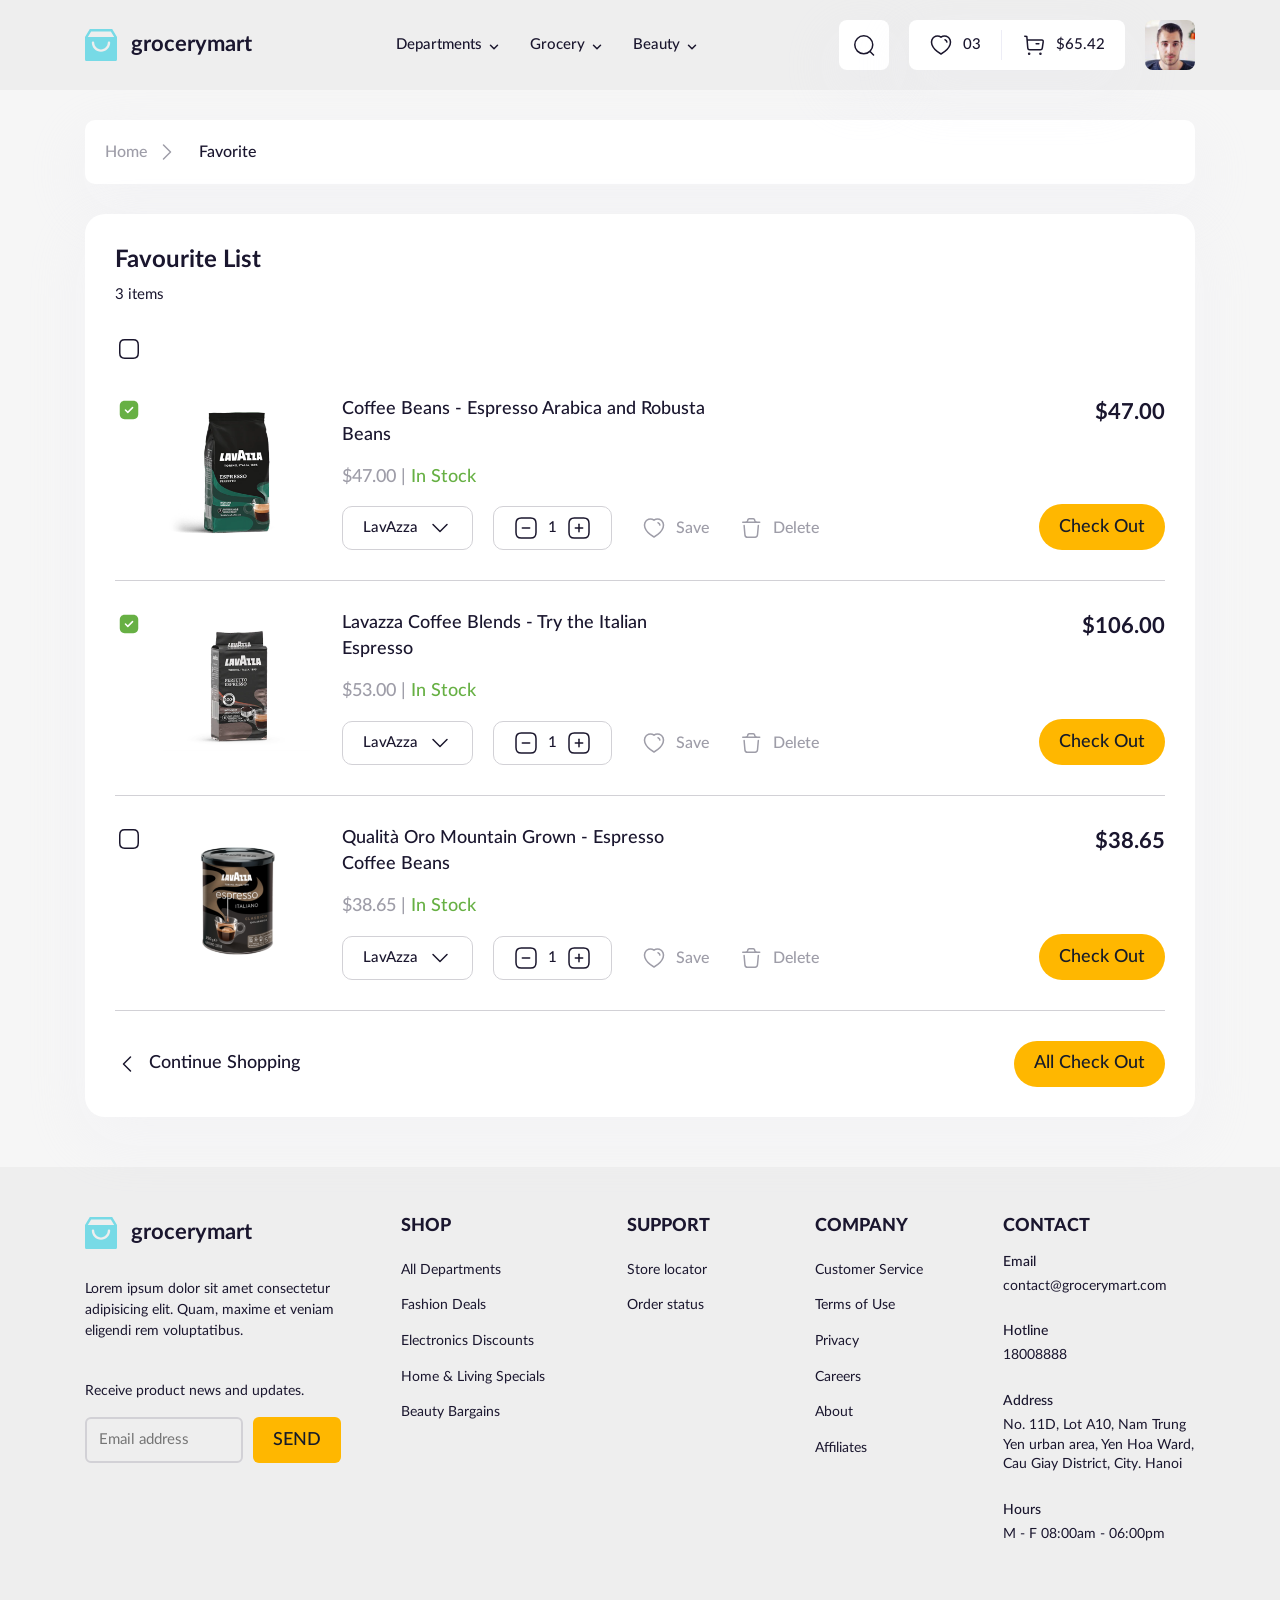
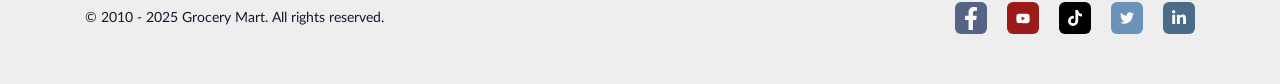
<file: favourite.html>
<!DOCTYPE html>
<html lang="en">
    <head>
        <meta charset="UTF-8" />
        <meta name="viewport" content="width=device-width, initial-scale=1.0" />
        <title>Favourite List | Grocery Mart</title>

        <!-- Favicon -->
        <link rel="apple-touch-icon" sizes="76x76" href="./assets/favicon/apple-touch-icon.png" />
        <link rel="icon" type="image/png" sizes="32x32" href="./assets/favicon/favicon-32x32.png" />
        <link rel="icon" type="image/png" sizes="16x16" href="./assets/favicon/favicon-16x16.png" />
        <link rel="manifest" href="./assets/favicon/site.webmanifest" />
        <meta name="msapplication-TileColor" content="#da532c" />
        <meta name="theme-color" content="#ffffff" />

        <!-- Fonts -->
        <link rel="stylesheet" href="./assets/fonts/stylesheet.css" />

        <!-- Styles -->
        <link rel="stylesheet" href="./assets/css/main.css" />

        <!-- Scripts -->
        <script src="./assets/js/scripts.js"></script>
    </head>
    <body>
        <!-- Header -->
        <header id="header" class="header"></header>
        <script>
            load("#header", "./templates/header-logined.html");
        </script>

        <!-- MAIN -->
        <main class="checkout-page">
            <div class="container">
                <!-- Search bar -->
                <div class="checkout-container">
                    <div class="search-bar d-none d-md-flex">
                        <input type="text" name="" id="" placeholder="Search for item" class="search-bar__input" />
                        <button class="search-bar__submit">
                            <img src="./assets/icons/search.svg" alt="" class="search-bar__icon icon" />
                        </button>
                    </div>
                </div>

                <!-- Breadcrumbs -->
                <div class="checkout-container">
                    <ul class="breadcrumbs checkout-page__breadcrumbs">
                        <li>
                            <a href="./" class="breadcrumbs__link">
                                Home
                                <img src="./assets/icons/arrow-right.svg" alt="" />
                            </a>
                        </li>
                        <li>
                            <a href="#!" class="breadcrumbs__link breadcrumbs__link--current">Favorite</a>
                        </li>
                    </ul>
                </div>

                <!-- Checkout content -->
                <div class="checkout-container">
                    <div class="row gy-xl-3">
                        <div class="col-12">
                            <div class="cart-info">
                                <h1 class="cart-info__heading">Favourite List</h1>
                                <p class="cart-info__desc">3 items</p>
                                <div class="cart-info__check-all">
                                    <label class="cart-info__checkbox">
                                        <input
                                            type="checkbox"
                                            name="shipping-adress"
                                            class="cart-info__checkbox-input"
                                        />
                                    </label>
                                </div>
                                <div class="cart-info__list">
                                    <!-- Cart item 1 -->
                                    <article class="cart-item">
                                        <label class="cart-info__checkbox">
                                            <input
                                                type="checkbox"
                                                name="shipping-adress"
                                                class="cart-info__checkbox-input"
                                                checked
                                            />
                                        </label>
                                        <a href="./product-detail.html">
                                            <img
                                                src="./assets/img/product/item-1.png"
                                                alt=""
                                                class="cart-item__thumb"
                                            />
                                        </a>
                                        <div class="cart-item__content">
                                            <div class="cart-item__content-left">
                                                <h3 class="cart-item__title">
                                                    <a href="./product-detail.html">
                                                        Coffee Beans - Espresso Arabica and Robusta Beans
                                                    </a>
                                                </h3>
                                                <p class="cart-item__price-wrap">
                                                    $47.00 | <span class="cart-item__status">In Stock</span>
                                                </p>
                                                <div class="cart-item__ctrl-wrap">
                                                    <div class="cart-item__ctrl cart-item__ctrl--md-block">
                                                        <div class="cart-item__input">
                                                            LavAzza
                                                            <img
                                                                class="icon"
                                                                src="./assets/icons/arrow-down-2.svg"
                                                                alt=""
                                                            />
                                                        </div>
                                                        <div class="cart-item__input">
                                                            <button class="cart-item__input-btn">
                                                                <img
                                                                    class="icon"
                                                                    src="./assets/icons/minus.svg"
                                                                    alt=""
                                                                />
                                                            </button>
                                                            <span>1</span>
                                                            <button class="cart-item__input-btn">
                                                                <img
                                                                    class="icon"
                                                                    src="./assets/icons/plus.svg"
                                                                    alt=""
                                                                />
                                                            </button>
                                                        </div>
                                                    </div>
                                                    <div class="cart-item__ctrl">
                                                        <button class="cart-item__ctrl-btn">
                                                            <img src="./assets/icons/heart-2.svg" alt="" />
                                                            Save
                                                        </button>
                                                        <button
                                                            class="cart-item__ctrl-btn js-toggle"
                                                            toggle-target="#delete-confirm"
                                                        >
                                                            <img src="./assets/icons/trash.svg" alt="" />
                                                            Delete
                                                        </button>
                                                    </div>
                                                </div>
                                            </div>
                                            <div class="cart-item__content-right">
                                                <p class="cart-item__total-price">$47.00</p>
                                                <button class="cart-item__checkout-btn btn btn--primary btn--rounded">
                                                    Check Out
                                                </button>
                                            </div>
                                        </div>
                                    </article>

                                    <!-- Cart item 2 -->
                                    <article class="cart-item">
                                        <label class="cart-info__checkbox">
                                            <input
                                                type="checkbox"
                                                name="shipping-adress"
                                                class="cart-info__checkbox-input"
                                                checked
                                            />
                                        </label>
                                        <a href="./product-detail.html">
                                            <img
                                                src="./assets/img/product/item-2.png"
                                                alt=""
                                                class="cart-item__thumb"
                                            />
                                        </a>
                                        <div class="cart-item__content">
                                            <div class="cart-item__content-left">
                                                <h3 class="cart-item__title">
                                                    <a href="./product-detail.html">
                                                        Lavazza Coffee Blends - Try the Italian Espresso
                                                    </a>
                                                </h3>
                                                <p class="cart-item__price-wrap">
                                                    $53.00 | <span class="cart-item__status">In Stock</span>
                                                </p>
                                                <div class="cart-item__ctrl-wrap">
                                                    <div class="cart-item__ctrl cart-item__ctrl--md-block">
                                                        <div class="cart-item__input">
                                                            LavAzza
                                                            <img
                                                                class="icon"
                                                                src="./assets/icons/arrow-down-2.svg"
                                                                alt=""
                                                            />
                                                        </div>
                                                        <div class="cart-item__input">
                                                            <button class="cart-item__input-btn">
                                                                <img
                                                                    class="icon"
                                                                    src="./assets/icons/minus.svg"
                                                                    alt=""
                                                                />
                                                            </button>
                                                            <span>1</span>
                                                            <button class="cart-item__input-btn">
                                                                <img
                                                                    class="icon"
                                                                    src="./assets/icons/plus.svg"
                                                                    alt=""
                                                                />
                                                            </button>
                                                        </div>
                                                    </div>
                                                    <div class="cart-item__ctrl">
                                                        <button class="cart-item__ctrl-btn">
                                                            <img src="./assets/icons/heart-2.svg" alt="" />
                                                            Save
                                                        </button>
                                                        <button
                                                            class="cart-item__ctrl-btn js-toggle"
                                                            toggle-target="#delete-confirm"
                                                        >
                                                            <img src="./assets/icons/trash.svg" alt="" />
                                                            Delete
                                                        </button>
                                                    </div>
                                                </div>
                                            </div>
                                            <div class="cart-item__content-right">
                                                <p class="cart-item__total-price">$106.00</p>
                                                <button class="cart-item__checkout-btn btn btn--primary btn--rounded">
                                                    Check Out
                                                </button>
                                            </div>
                                        </div>
                                    </article>

                                    <!-- Cart item 3 -->
                                    <article class="cart-item">
                                        <label class="cart-info__checkbox">
                                            <input
                                                type="checkbox"
                                                name="shipping-adress"
                                                class="cart-info__checkbox-input"
                                            />
                                        </label>
                                        <a href="./product-detail.html">
                                            <img
                                                src="./assets/img/product/item-3.png"
                                                alt=""
                                                class="cart-item__thumb"
                                            />
                                        </a>
                                        <div class="cart-item__content">
                                            <div class="cart-item__content-left">
                                                <h3 class="cart-item__title">
                                                    <a href="./product-detail.html">
                                                        Qualità Oro Mountain Grown - Espresso Coffee Beans
                                                    </a>
                                                </h3>
                                                <p class="cart-item__price-wrap">
                                                    $38.65 | <span class="cart-item__status">In Stock</span>
                                                </p>
                                                <div class="cart-item__ctrl-wrap">
                                                    <div class="cart-item__ctrl cart-item__ctrl--md-block">
                                                        <div class="cart-item__input">
                                                            LavAzza
                                                            <img
                                                                class="icon"
                                                                src="./assets/icons/arrow-down-2.svg"
                                                                alt=""
                                                            />
                                                        </div>
                                                        <div class="cart-item__input">
                                                            <button class="cart-item__input-btn">
                                                                <img
                                                                    class="icon"
                                                                    src="./assets/icons/minus.svg"
                                                                    alt=""
                                                                />
                                                            </button>
                                                            <span>1</span>
                                                            <button class="cart-item__input-btn">
                                                                <img
                                                                    class="icon"
                                                                    src="./assets/icons/plus.svg"
                                                                    alt=""
                                                                />
                                                            </button>
                                                        </div>
                                                    </div>
                                                    <div class="cart-item__ctrl">
                                                        <button class="cart-item__ctrl-btn">
                                                            <img src="./assets/icons/heart-2.svg" alt="" />
                                                            Save
                                                        </button>
                                                        <button
                                                            class="cart-item__ctrl-btn js-toggle"
                                                            toggle-target="#delete-confirm"
                                                        >
                                                            <img src="./assets/icons/trash.svg" alt="" />
                                                            Delete
                                                        </button>
                                                    </div>
                                                </div>
                                            </div>
                                            <div class="cart-item__content-right">
                                                <p class="cart-item__total-price">$38.65</p>
                                                <button class="cart-item__checkout-btn btn btn--primary btn--rounded">
                                                    Check Out
                                                </button>
                                            </div>
                                        </div>
                                    </article>
                                </div>
                                <div class="cart-info__bottom">
                                    <div class="cart-info__row cart-info__row-md--block">
                                        <div class="cart-info__continue">
                                            <a href="./" class="cart-info__continue-link">
                                                <img
                                                    class="cart-info__continue-icon icon"
                                                    src="./assets/icons/arrow-down-2.svg"
                                                    alt=""
                                                />
                                                Continue Shopping
                                            </a>
                                        </div>
                                        <a
                                            href="./checkout.html"
                                            class="cart-info__checkout-all btn btn--primary btn--rounded"
                                        >
                                            All Check Out
                                        </a>
                                    </div>
                                </div>
                            </div>
                        </div>
                    </div>
                </div>
            </div>
        </main>

        <!-- Footer -->
        <footer id="footer" class="footer"></footer>
        <script>
            load("#footer", "./templates/footer.html");
        </script>

        <!-- Modal: confirm remove shopping cart item -->
        <div id="delete-confirm" class="modal modal--small hide">
            <div class="modal__content">
                <p class="modal__text">Do you want to remove this item from shopping cart?</p>
                <div class="modal__bottom">
                    <button class="btn btn--small btn--outline modal__btn js-toggle" toggle-target="#delete-confirm">
                        Cancel
                    </button>
                    <button
                        class="btn btn--small btn--danger btn--primary modal__btn btn--no-margin js-toggle"
                        toggle-target="#delete-confirm"
                    >
                        Delete
                    </button>
                </div>
            </div>
            <div class="modal__overlay js-toggle" toggle-target="#delete-confirm"></div>
        </div>
    </body>
</html>
</file>
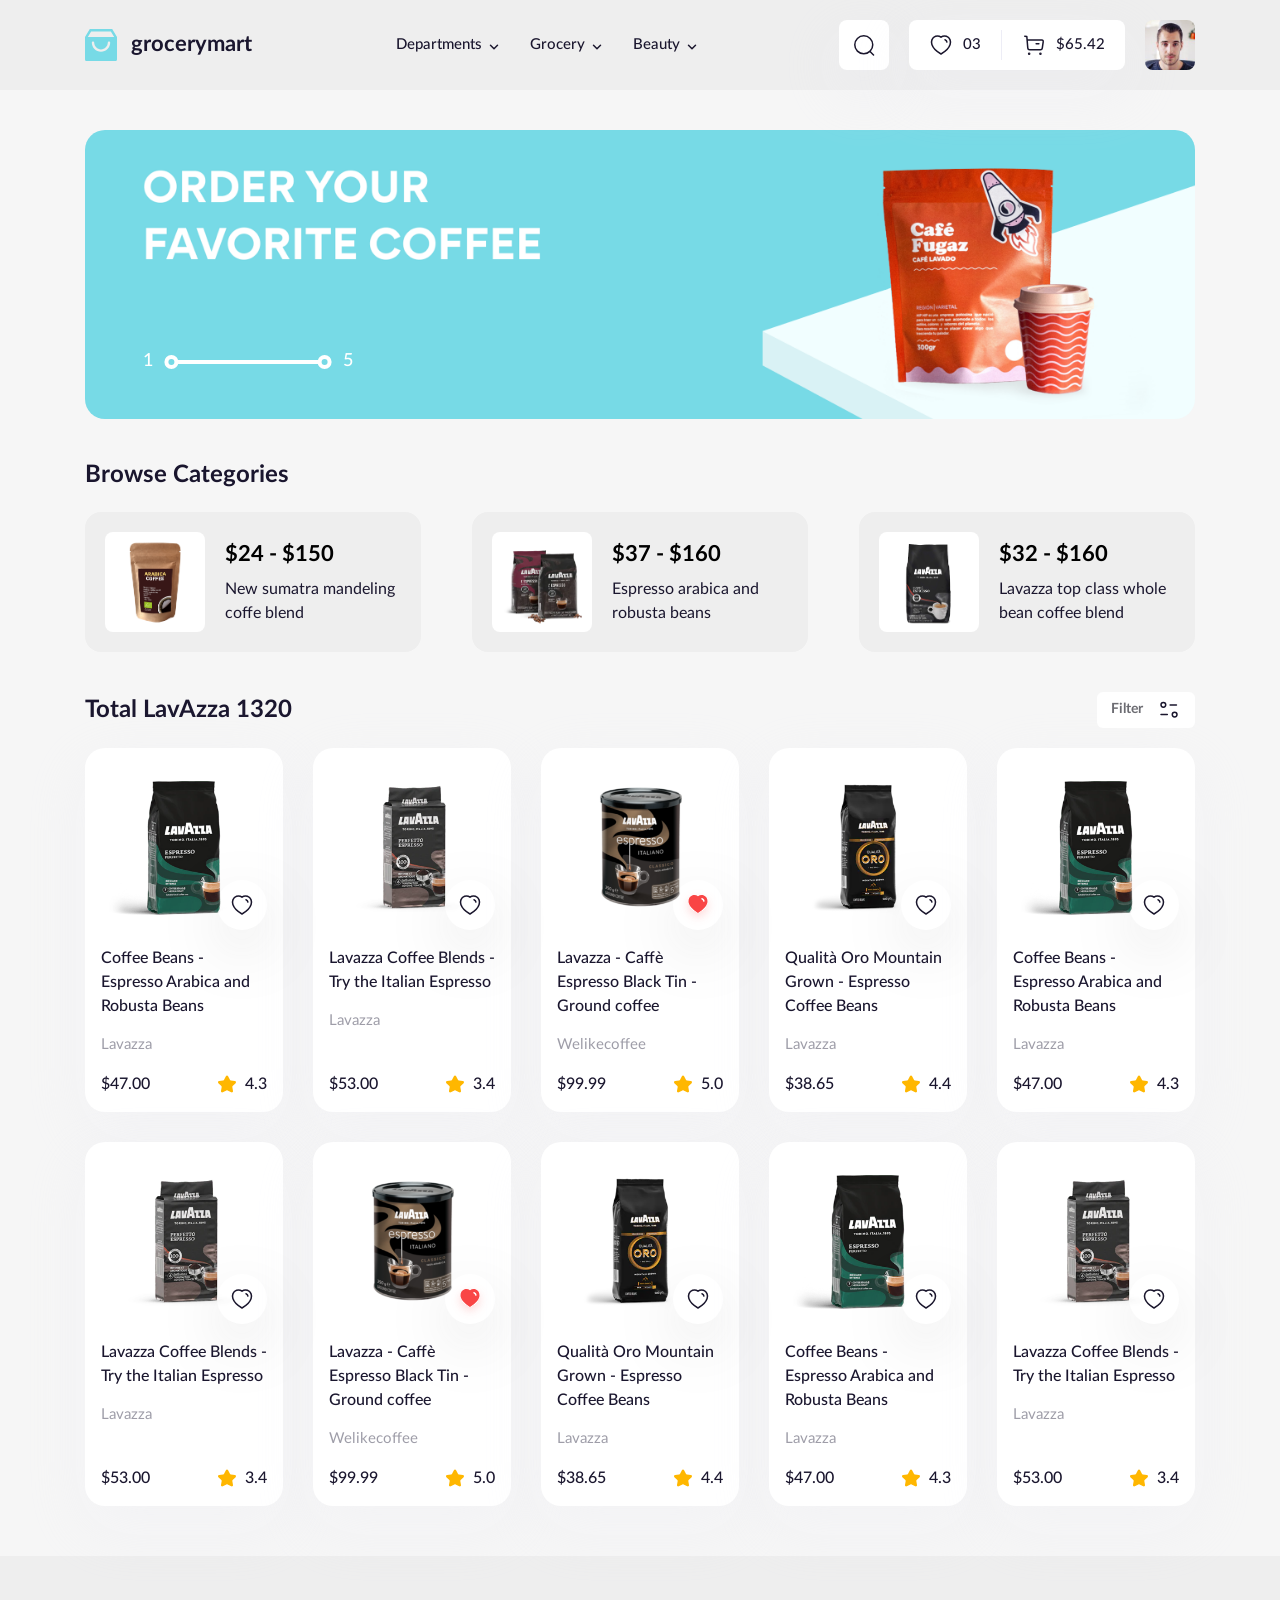
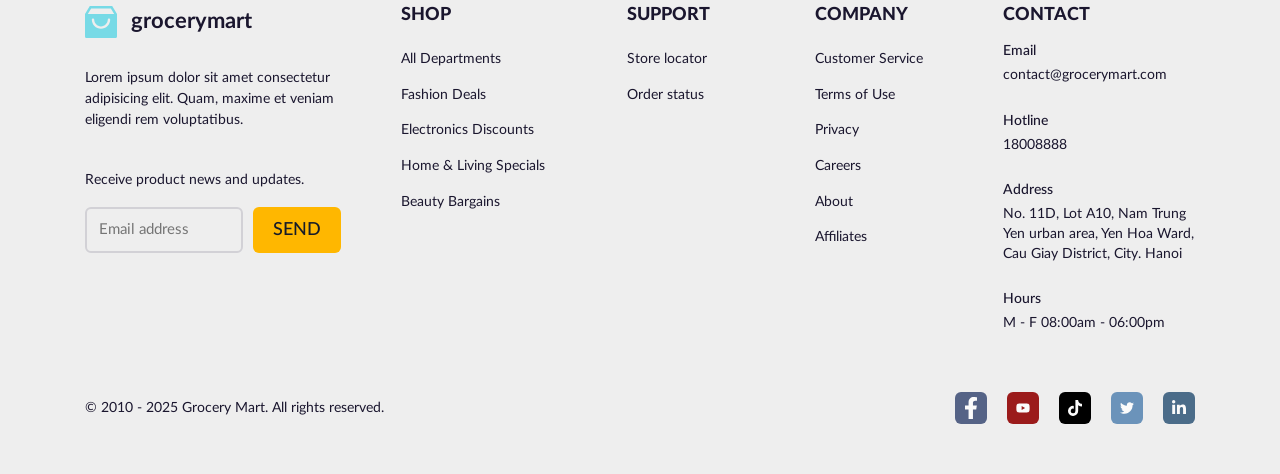
<file: index-logined.html>
<!DOCTYPE html>
<html lang="en">
    <head>
        <meta charset="UTF-8" />
        <meta name="viewport" content="width=device-width, initial-scale=1.0" />
        <title>Grocery Mart</title>

        <!-- Favicon -->
        <link rel="apple-touch-icon" sizes="76x76" href="./assets/favicon/apple-touch-icon.png" />
        <link rel="icon" type="image/png" sizes="32x32" href="./assets/favicon/favicon-32x32.png" />
        <link rel="icon" type="image/png" sizes="16x16" href="./assets/favicon/favicon-16x16.png" />
        <link rel="manifest" href="./assets/favicon/site.webmanifest" />
        <meta name="msapplication-TileColor" content="#da532c" />
        <meta name="theme-color" content="#ffffff" />

        <!-- Fonts -->
        <link rel="stylesheet" href="./assets/fonts/stylesheet.css" />

        <!-- Styles -->
        <link rel="stylesheet" href="./assets/css/main.css" />

        <!-- Scripts -->
        <script src="./assets/js/scripts.js"></script>
    </head>
    <body>
        <!-- Header -->
        <header id="header" class="header"></header>
        <script>
            load("#header", "./templates/header-logined.html");
        </script>

        <!-- MAIN -->
        <main class="container home">
            <!-- Slideshow -->
            <div class="home__container">
                <div class="slideshow">
                    <div class="slideshow__inner">
                        <div class="slideshow__item">
                            <a href="#!" class="slideshow__link">
                                <picture>
                                    <source
                                        media="(max-width: 767.98px)"
                                        srcset="./assets/img/slideshow/item-1-md.png"
                                    />
                                    <img src="./assets/img/slideshow/item-1.png" alt="" class="slideshow__img" />
                                </picture>
                            </a>
                        </div>
                    </div>

                    <div class="slideshow__page">
                        <span class="slideshow__num">1</span>
                        <span class="slideshow__slider"></span>
                        <span class="slideshow__num">5</span>
                    </div>
                </div>
            </div>

            <!-- Browse Categories -->
            <section class="home__container">
                <div class="home__row">
                    <h2 class="home__heading">Browse Categories</h2>
                </div>
                <div class="home__cate row row-cols-3 row-cols-md-1">
                    <!-- Category item 1 -->
                    <div class="col">
                        <a href="#!">
                            <article class="cate-item">
                                <img src="./assets/img/category-item/item-1.png" alt="" class="cate-item__thumb" />
                                <div class="cate-item__info">
                                    <h3 class="cate-item__title">$24 - $150</h3>
                                    <p class="cate-item__desc">New sumatra mandeling coffe blend</p>
                                </div>
                            </article>
                        </a>
                    </div>

                    <!-- Category item 2 -->
                    <div class="col">
                        <a href="#!">
                            <article class="cate-item">
                                <img src="./assets/img/category-item/item-2.png" alt="" class="cate-item__thumb" />
                                <div class="cate-item__info">
                                    <h3 class="cate-item__title">$37 - $160</h3>
                                    <p class="cate-item__desc">Espresso arabica and robusta beans</p>
                                </div>
                            </article>
                        </a>
                    </div>

                    <!-- Category item 3 -->
                    <div class="col">
                        <a href="#!">
                            <article class="cate-item">
                                <img src="./assets/img/category-item/item-3.png" alt="" class="cate-item__thumb" />
                                <div class="cate-item__info">
                                    <h3 class="cate-item__title">$32 - $160</h3>
                                    <p class="cate-item__desc">Lavazza top class whole bean coffee blend</p>
                                </div>
                            </article>
                        </a>
                    </div>
                </div>
            </section>

            <!-- Browse Products -->
            <section class="home__container">
                <div class="home__row">
                    <h2 class="home__heading">Total LavAzza 1320</h2>
                    <div class="filter-wrap">
                        <button class="filter-btn js-toggle" toggle-target="#home-filter">
                            Filter
                            <img src="./assets/icons/filter.svg" alt="" class="filter-btn__icon icon" />
                        </button>

                        <div id="home-filter" class="filter hide">
                            <img src="./assets/icons/arrow-up.png" alt="" class="filter__arrow" />
                            <h3 class="filter__heading">Filter</h3>
                            <form action="" class="filter__form form">
                                <div class="filter__row filter__content">
                                    <!-- Filter column 1 -->
                                    <div class="filter__col">
                                        <label for="" class="form__label">Price</label>
                                        <div class="filter__form-group">
                                            <div
                                                class="filter__form-slider"
                                                style="--min-value: 10%; --max-value: 60%"
                                            ></div>
                                        </div>
                                        <div class="filter__form-group filter__form-group--inline">
                                            <div>
                                                <label for="" class="form__label form__label--small"> Minimum </label>
                                                <div class="filter__form-text-input filter__form-text-input--small">
                                                    <input
                                                        type="text"
                                                        name=""
                                                        id=""
                                                        class="filter__form-input"
                                                        value="$30.00"
                                                    />
                                                </div>
                                            </div>
                                            <div>
                                                <label for="" class="form__label form__label--small"> Maximum </label>
                                                <div class="filter__form-text-input filter__form-text-input--small">
                                                    <input
                                                        type="text"
                                                        name=""
                                                        id=""
                                                        class="filter__form-input"
                                                        value="$100.00"
                                                    />
                                                </div>
                                            </div>
                                        </div>
                                    </div>

                                    <div class="filter__separate"></div>

                                    <!-- Filter column 2 -->
                                    <div class="filter__col">
                                        <label for="" class="form__label">Size/Weight</label>
                                        <div class="filter__form-group">
                                            <div class="form__select-wrap">
                                                <div class="form__select" style="--width: 158px">
                                                    500g
                                                    <img
                                                        src="./assets/icons/select-arrow.svg"
                                                        alt=""
                                                        class="form__select-arrow icon"
                                                    />
                                                </div>
                                                <div class="form__select">
                                                    Gram
                                                    <img
                                                        src="./assets/icons/select-arrow.svg"
                                                        alt=""
                                                        class="form__select-arrow icon"
                                                    />
                                                </div>
                                            </div>
                                        </div>
                                        <div class="filter__form-group">
                                            <div class="form__tags">
                                                <button class="form__tag">Small</button>
                                                <button class="form__tag">Medium</button>
                                                <button class="form__tag">Large</button>
                                            </div>
                                        </div>
                                    </div>

                                    <div class="filter__separate"></div>

                                    <!-- Filter column 3 -->
                                    <div class="filter__col">
                                        <label for="" class="form__label">Brand</label>
                                        <div class="filter__form-group">
                                            <div class="filter__form-text-input">
                                                <input
                                                    type="text"
                                                    name=""
                                                    id=""
                                                    placeholder="Search brand name"
                                                    class="filter__form-input"
                                                />
                                                <img
                                                    src="./assets/icons/search.svg"
                                                    alt=""
                                                    class="filter__form-input-icon icon"
                                                />
                                            </div>
                                        </div>
                                        <div class="filter__form-group">
                                            <div class="form__tags">
                                                <button class="form__tag">Lavazza</button>
                                                <button class="form__tag">Nescafe</button>
                                                <button class="form__tag">Starbucks</button>
                                            </div>
                                        </div>
                                    </div>
                                </div>
                                <div class="filter__row filter__footer">
                                    <button class="btn btn--text filter__cancel js-toggle" toggle-target="#home-filter">
                                        Cancel
                                    </button>
                                    <button
                                        class="btn btn--primary filter__submit js-toggle"
                                        toggle-target="#home-filter"
                                    >
                                        Show Result
                                    </button>
                                </div>
                            </form>
                        </div>
                    </div>
                </div>

                <div class="row row-cols-5 row-cols-lg-2 row-cols-sm-1 g-3">
                    <!-- Product card 1 -->
                    <div class="col">
                        <article class="product-card">
                            <div class="product-card__img-wrap">
                                <a href="./product-detail.html">
                                    <img src="./assets/img/product/item-1.png" alt="" class="product-card__thumb" />
                                </a>
                                <button class="like-btn product-card__like-btn">
                                    <img src="./assets/icons/heart.svg" alt="" class="like-btn__icon icon" />
                                    <img src="./assets/icons/heart-red.svg" alt="" class="like-btn__icon--liked" />
                                </button>
                            </div>
                            <h3 class="product-card__title">
                                <a href="./product-detail.html">Coffee Beans - Espresso Arabica and Robusta Beans</a>
                            </h3>
                            <p class="product-card__brand">Lavazza</p>
                            <div class="product-card__row">
                                <span class="product-card__price">$47.00</span>
                                <img src="./assets/icons/star.svg" alt="" class="product-card__star" />
                                <span class="product-card__score">4.3</span>
                            </div>
                        </article>
                    </div>

                    <!-- Product card 2 -->
                    <div class="col">
                        <article class="product-card">
                            <div class="product-card__img-wrap">
                                <a href="./product-detail.html">
                                    <img src="./assets/img/product/item-2.png" alt="" class="product-card__thumb" />
                                </a>
                                <button class="like-btn product-card__like-btn">
                                    <img src="./assets/icons/heart.svg" alt="" class="like-btn__icon icon" />
                                    <img src="./assets/icons/heart-red.svg" alt="" class="like-btn__icon--liked" />
                                </button>
                            </div>
                            <h3 class="product-card__title">
                                <a href="./product-detail.html">Lavazza Coffee Blends - Try the Italian Espresso</a>
                            </h3>
                            <p class="product-card__brand">Lavazza</p>
                            <div class="product-card__row">
                                <span class="product-card__price">$53.00</span>
                                <img src="./assets/icons/star.svg" alt="" class="product-card__star" />
                                <span class="product-card__score">3.4</span>
                            </div>
                        </article>
                    </div>

                    <!-- Product card 3 -->
                    <div class="col">
                        <article class="product-card">
                            <div class="product-card__img-wrap">
                                <a href="./product-detail.html">
                                    <img src="./assets/img/product/item-3.png" alt="" class="product-card__thumb" />
                                </a>
                                <button class="like-btn like-btn--liked product-card__like-btn">
                                    <img src="./assets/icons/heart.svg" alt="" class="like-btn__icon icon" />
                                    <img src="./assets/icons/heart-red.svg" alt="" class="like-btn__icon--liked" />
                                </button>
                            </div>
                            <h3 class="product-card__title">
                                <a href="./product-detail.html">Lavazza - Caffè Espresso Black Tin - Ground coffee</a>
                            </h3>
                            <p class="product-card__brand">Welikecoffee</p>
                            <div class="product-card__row">
                                <span class="product-card__price">$99.99</span>
                                <img src="./assets/icons/star.svg" alt="" class="product-card__star" />
                                <span class="product-card__score">5.0</span>
                            </div>
                        </article>
                    </div>

                    <!-- Product card 4 -->
                    <div class="col">
                        <article class="product-card">
                            <div class="product-card__img-wrap">
                                <a href="./product-detail.html">
                                    <img src="./assets/img/product/item-4.png" alt="" class="product-card__thumb" />
                                </a>
                                <button class="like-btn product-card__like-btn">
                                    <img src="./assets/icons/heart.svg" alt="" class="like-btn__icon icon" />
                                    <img src="./assets/icons/heart-red.svg" alt="" class="like-btn__icon--liked" />
                                </button>
                            </div>
                            <h3 class="product-card__title">
                                <a href="./product-detail.html">Qualità Oro Mountain Grown - Espresso Coffee Beans</a>
                            </h3>
                            <p class="product-card__brand">Lavazza</p>
                            <div class="product-card__row">
                                <span class="product-card__price">$38.65</span>
                                <img src="./assets/icons/star.svg" alt="" class="product-card__star" />
                                <span class="product-card__score">4.4</span>
                            </div>
                        </article>
                    </div>

                    <!-- Product card 5 -->
                    <div class="col">
                        <article class="product-card">
                            <div class="product-card__img-wrap">
                                <a href="./product-detail.html">
                                    <img src="./assets/img/product/item-1.png" alt="" class="product-card__thumb" />
                                </a>
                                <button class="like-btn product-card__like-btn">
                                    <img src="./assets/icons/heart.svg" alt="" class="like-btn__icon icon" />
                                    <img src="./assets/icons/heart-red.svg" alt="" class="like-btn__icon--liked" />
                                </button>
                            </div>
                            <h3 class="product-card__title">
                                <a href="./product-detail.html">Coffee Beans - Espresso Arabica and Robusta Beans</a>
                            </h3>
                            <p class="product-card__brand">Lavazza</p>
                            <div class="product-card__row">
                                <span class="product-card__price">$47.00</span>
                                <img src="./assets/icons/star.svg" alt="" class="product-card__star" />
                                <span class="product-card__score">4.3</span>
                            </div>
                        </article>
                    </div>

                    <!-- Product card 6 -->
                    <div class="col">
                        <article class="product-card">
                            <div class="product-card__img-wrap">
                                <a href="./product-detail.html">
                                    <img src="./assets/img/product/item-2.png" alt="" class="product-card__thumb" />
                                </a>
                                <button class="like-btn product-card__like-btn">
                                    <img src="./assets/icons/heart.svg" alt="" class="like-btn__icon icon" />
                                    <img src="./assets/icons/heart-red.svg" alt="" class="like-btn__icon--liked" />
                                </button>
                            </div>
                            <h3 class="product-card__title">
                                <a href="./product-detail.html">Lavazza Coffee Blends - Try the Italian Espresso</a>
                            </h3>
                            <p class="product-card__brand">Lavazza</p>
                            <div class="product-card__row">
                                <span class="product-card__price">$53.00</span>
                                <img src="./assets/icons/star.svg" alt="" class="product-card__star" />
                                <span class="product-card__score">3.4</span>
                            </div>
                        </article>
                    </div>

                    <!-- Product card 7 -->
                    <div class="col">
                        <article class="product-card">
                            <div class="product-card__img-wrap">
                                <a href="./product-detail.html">
                                    <img src="./assets/img/product/item-3.png" alt="" class="product-card__thumb" />
                                </a>
                                <button class="like-btn like-btn--liked product-card__like-btn">
                                    <img src="./assets/icons/heart.svg" alt="" class="like-btn__icon icon" />
                                    <img src="./assets/icons/heart-red.svg" alt="" class="like-btn__icon--liked" />
                                </button>
                            </div>
                            <h3 class="product-card__title">
                                <a href="./product-detail.html">Lavazza - Caffè Espresso Black Tin - Ground coffee</a>
                            </h3>
                            <p class="product-card__brand">Welikecoffee</p>
                            <div class="product-card__row">
                                <span class="product-card__price">$99.99</span>
                                <img src="./assets/icons/star.svg" alt="" class="product-card__star" />
                                <span class="product-card__score">5.0</span>
                            </div>
                        </article>
                    </div>

                    <!-- Product card 8 -->
                    <div class="col">
                        <article class="product-card">
                            <div class="product-card__img-wrap">
                                <a href="./product-detail.html">
                                    <img src="./assets/img/product/item-4.png" alt="" class="product-card__thumb" />
                                </a>
                                <button class="like-btn product-card__like-btn">
                                    <img src="./assets/icons/heart.svg" alt="" class="like-btn__icon icon" />
                                    <img src="./assets/icons/heart-red.svg" alt="" class="like-btn__icon--liked" />
                                </button>
                            </div>
                            <h3 class="product-card__title">
                                <a href="./product-detail.html">Qualità Oro Mountain Grown - Espresso Coffee Beans</a>
                            </h3>
                            <p class="product-card__brand">Lavazza</p>
                            <div class="product-card__row">
                                <span class="product-card__price">$38.65</span>
                                <img src="./assets/icons/star.svg" alt="" class="product-card__star" />
                                <span class="product-card__score">4.4</span>
                            </div>
                        </article>
                    </div>

                    <!-- Product card 9 -->
                    <div class="col">
                        <article class="product-card">
                            <div class="product-card__img-wrap">
                                <a href="./product-detail.html">
                                    <img src="./assets/img/product/item-1.png" alt="" class="product-card__thumb" />
                                </a>
                                <button class="like-btn product-card__like-btn">
                                    <img src="./assets/icons/heart.svg" alt="" class="like-btn__icon icon" />
                                    <img src="./assets/icons/heart-red.svg" alt="" class="like-btn__icon--liked" />
                                </button>
                            </div>
                            <h3 class="product-card__title">
                                <a href="./product-detail.html">Coffee Beans - Espresso Arabica and Robusta Beans</a>
                            </h3>
                            <p class="product-card__brand">Lavazza</p>
                            <div class="product-card__row">
                                <span class="product-card__price">$47.00</span>
                                <img src="./assets/icons/star.svg" alt="" class="product-card__star" />
                                <span class="product-card__score">4.3</span>
                            </div>
                        </article>
                    </div>

                    <!-- Product card 10 -->
                    <div class="col">
                        <article class="product-card">
                            <div class="product-card__img-wrap">
                                <a href="./product-detail.html">
                                    <img src="./assets/img/product/item-2.png" alt="" class="product-card__thumb" />
                                </a>
                                <button class="like-btn product-card__like-btn">
                                    <img src="./assets/icons/heart.svg" alt="" class="like-btn__icon icon" />
                                    <img src="./assets/icons/heart-red.svg" alt="" class="like-btn__icon--liked" />
                                </button>
                            </div>
                            <h3 class="product-card__title">
                                <a href="./product-detail.html">Lavazza Coffee Blends - Try the Italian Espresso</a>
                            </h3>
                            <p class="product-card__brand">Lavazza</p>
                            <div class="product-card__row">
                                <span class="product-card__price">$53.00</span>
                                <img src="./assets/icons/star.svg" alt="" class="product-card__star" />
                                <span class="product-card__score">3.4</span>
                            </div>
                        </article>
                    </div>
                </div>
            </section>
        </main>

        <!-- Footer -->
        <footer id="footer" class="footer"></footer>
        <script>
            load("#footer", "./templates/footer.html");
        </script>
    </body>
</html>
</file>
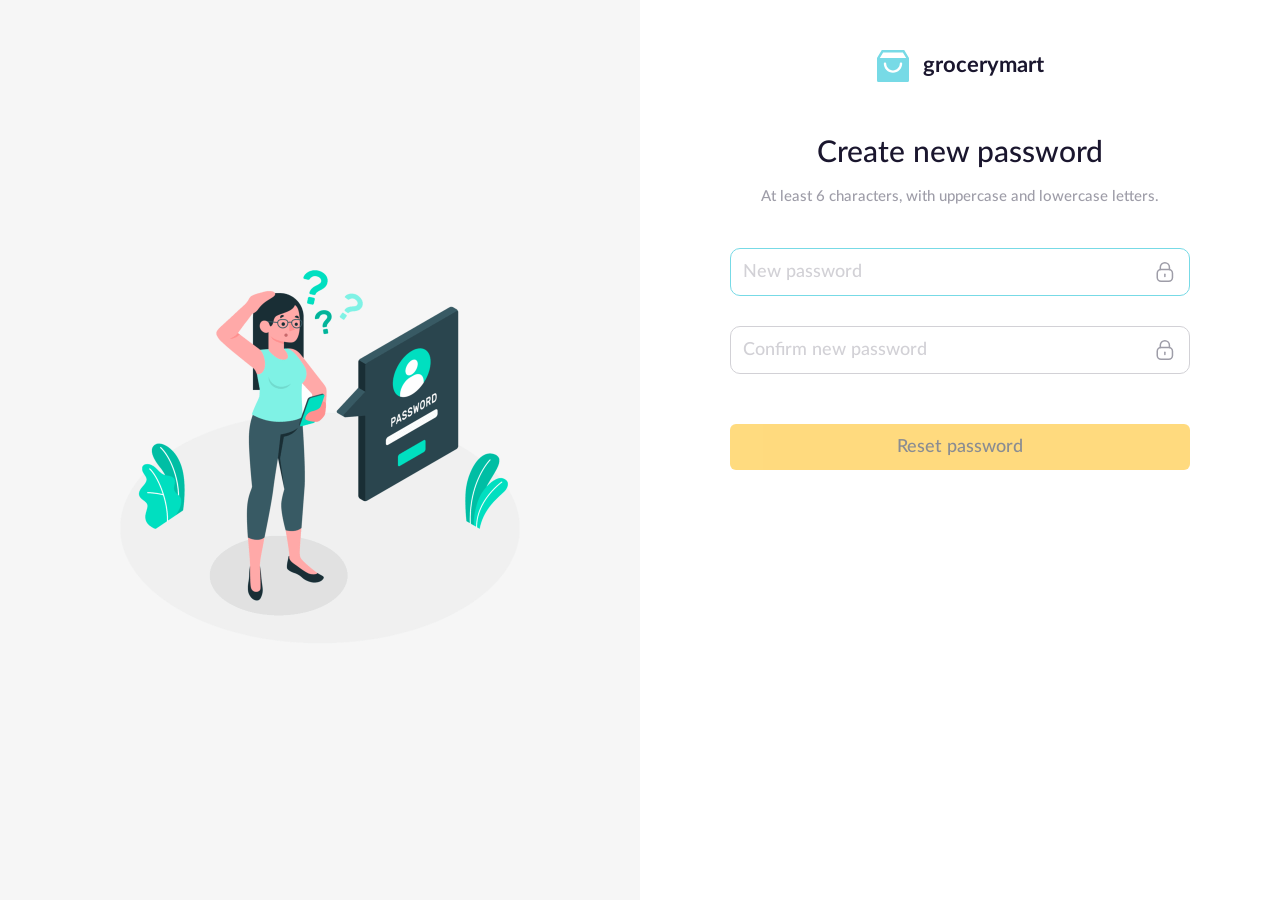
<file: new-password.html>
<!DOCTYPE html>
<html lang="en">
    <head>
        <meta charset="UTF-8" />
        <meta name="viewport" content="width=device-width, initial-scale=1.0" />
        <title>Create new password | Grocery Mart</title>

        <!-- Favicon -->
        <link rel="apple-touch-icon" sizes="76x76" href="./assets/favicon/apple-touch-icon.png" />
        <link rel="icon" type="image/png" sizes="32x32" href="./assets/favicon/favicon-32x32.png" />
        <link rel="icon" type="image/png" sizes="16x16" href="./assets/favicon/favicon-16x16.png" />
        <link rel="manifest" href="./assets/favicon/site.webmanifest" />
        <meta name="msapplication-TileColor" content="#da532c" />
        <meta name="theme-color" content="#ffffff" />

        <!-- Fonts -->
        <link rel="stylesheet" href="./assets/fonts/stylesheet.css" />

        <!-- Styles -->
        <link rel="stylesheet" href="./assets/css/main.css" />

        <!-- Scripts -->
        <script src="./assets/js/scripts.js"></script>
    </head>
    <body>
        <main class="auth">
            <!-- Auth intro -->
            <div class="auth__intro d-md-none">
                <img src="./assets/img/auth/forgot-password.png" alt="" class="auth__intro-img" />
            </div>

            <!-- Auth content -->
            <div class="auth__content">
                <div class="auth__content-inner">
                    <a href="./" class="logo">
                        <img src="./assets/icons/logo.svg" alt="grocerymart" class="logo__img" />
                        <h2 class="logo__title">grocerymart</h2>
                    </a>
                    <h1 class="auth__heading">Create new password</h1>
                    <p class="auth__desc">At least 6 characters, with uppercase and lowercase letters.</p>
                    <form action="./sign-in.html" class="form auth__form auth__form-forgot">
                        <div class="form__group">
                            <div class="form__text-input">
                                <input
                                    type="password"
                                    name=""
                                    id=""
                                    placeholder="New password"
                                    class="form__input"
                                    required
                                    autofocus
                                    minlength="6"
                                />
                                <img src="./assets/icons/lock.svg" alt="" class="form__input-icon" />
                                <img src="./assets/icons/form-error.svg" alt="" class="form__input-icon-error" />
                            </div>
                            <p class="form__error">Password must be at least 6 characters</p>
                        </div>
                        <div class="form__group">
                            <div class="form__text-input">
                                <input
                                    type="password"
                                    name=""
                                    id=""
                                    placeholder="Confirm new password"
                                    class="form__input"
                                    required
                                    minlength="6"
                                />
                                <img src="./assets/icons/lock.svg" alt="" class="form__input-icon" />
                                <img src="./assets/icons/form-error.svg" alt="" class="form__input-icon-error" />
                            </div>
                            <p class="form__error">Password must be at least 6 characters</p>
                        </div>
                        <div class="form__group auth__btn-group">
                            <button class="btn btn--primary auth__btn form__submit-btn">Reset password</button>
                        </div>
                    </form>
                </div>
            </div>
        </main>
        <script>
            window.dispatchEvent(new Event("template-loaded"));
        </script>
    </body>
</html>
</file>
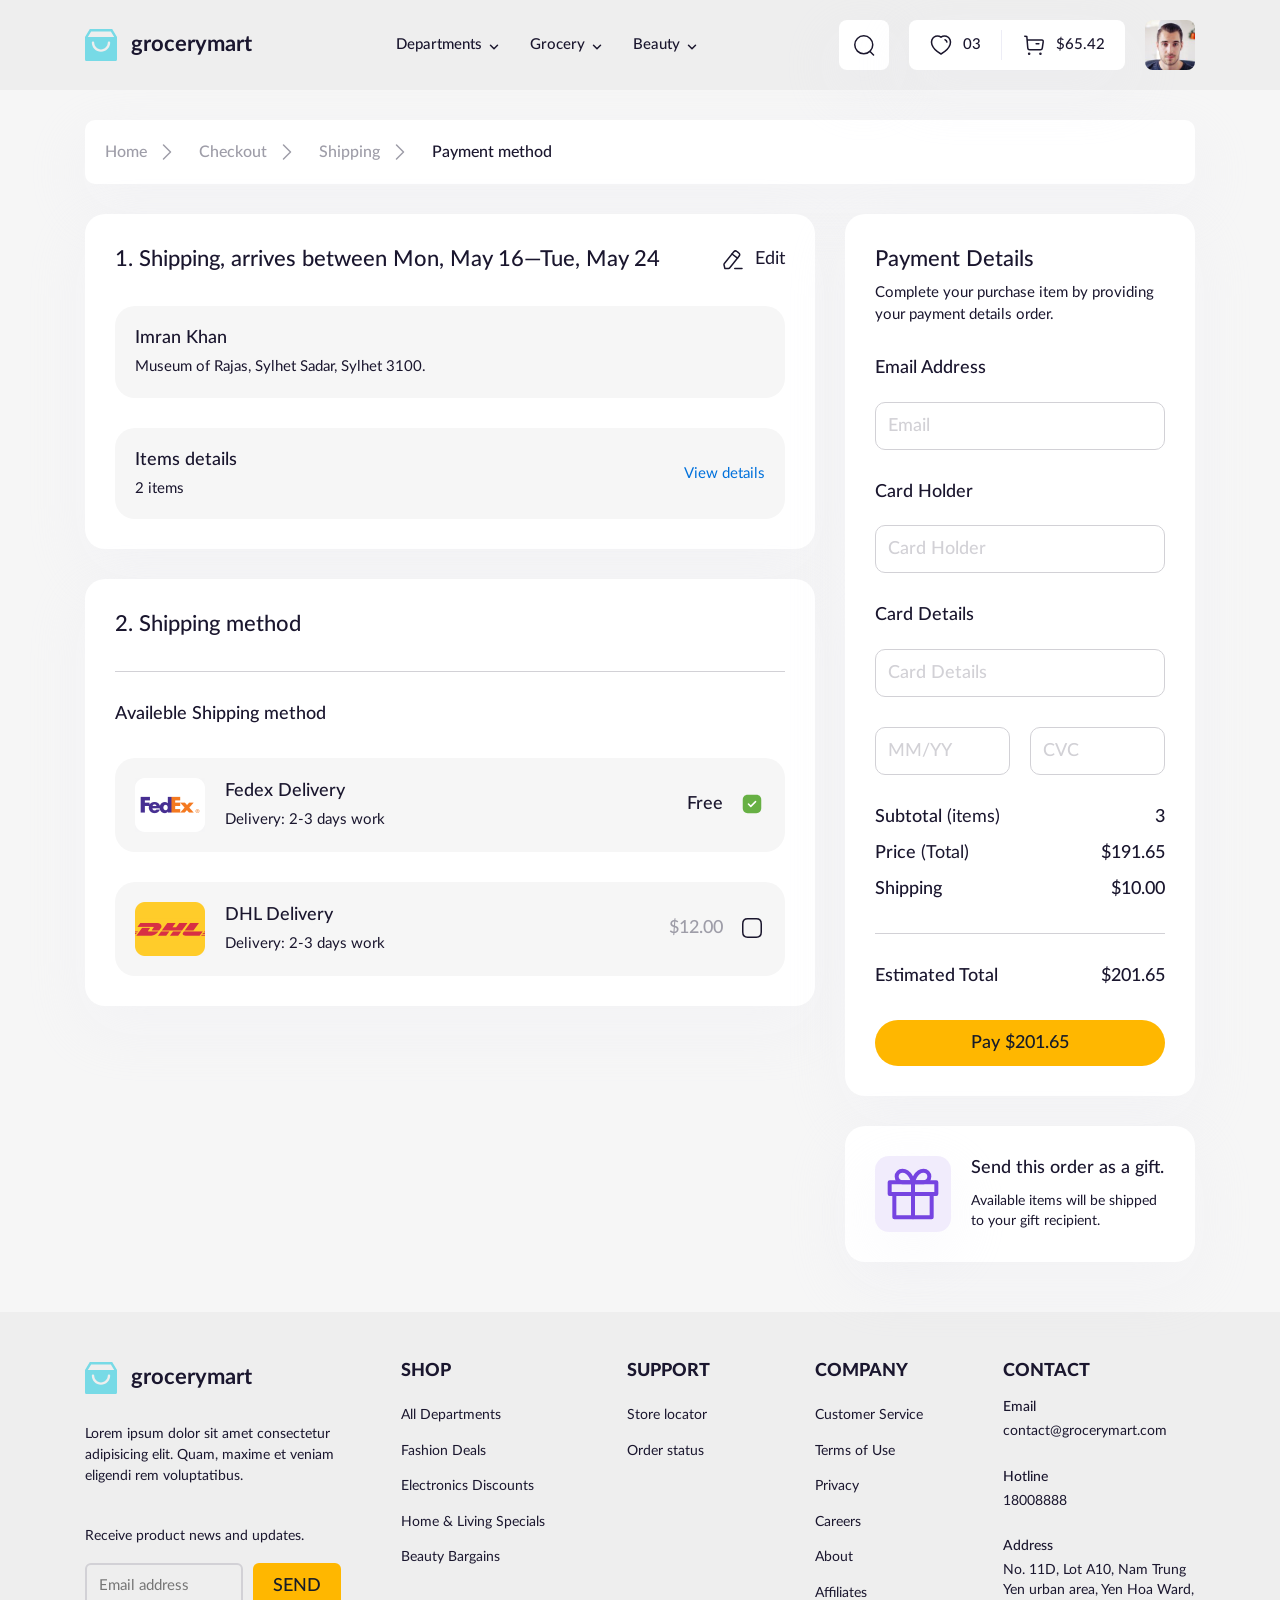
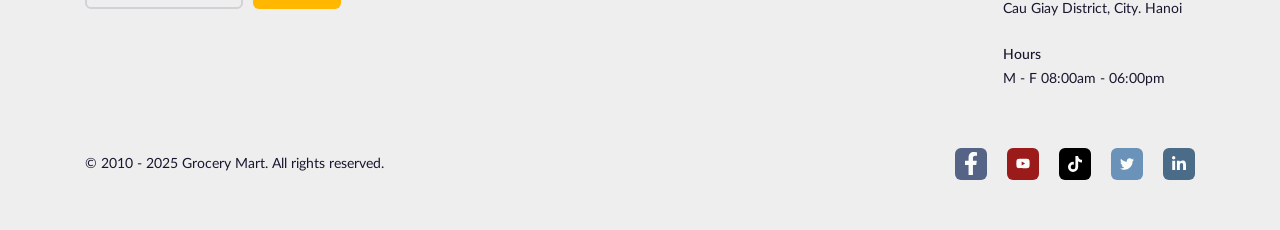
<file: payment.html>
<!DOCTYPE html>
<html lang="en">
    <head>
        <meta charset="UTF-8" />
        <meta name="viewport" content="width=device-width, initial-scale=1.0" />
        <title>Payment | Grocery Mart</title>

        <!-- Favicon -->
        <link rel="apple-touch-icon" sizes="76x76" href="./assets/favicon/apple-touch-icon.png" />
        <link rel="icon" type="image/png" sizes="32x32" href="./assets/favicon/favicon-32x32.png" />
        <link rel="icon" type="image/png" sizes="16x16" href="./assets/favicon/favicon-16x16.png" />
        <link rel="manifest" href="./assets/favicon/site.webmanifest" />
        <meta name="msapplication-TileColor" content="#da532c" />
        <meta name="theme-color" content="#ffffff" />

        <!-- Fonts -->
        <link rel="stylesheet" href="./assets/fonts/stylesheet.css" />

        <!-- Styles -->
        <link rel="stylesheet" href="./assets/css/main.css" />

        <!-- Scripts -->
        <script src="./assets/js/scripts.js"></script>
    </head>
    <body>
        <!-- Header -->
        <header id="header" class="header"></header>
        <script>
            load("#header", "./templates/header-logined.html");
        </script>

        <!-- MAIN -->
        <main class="checkout-page">
            <div class="container">
                <!-- Search bar -->
                <div class="checkout-container">
                    <div class="search-bar d-none d-md-flex">
                        <input type="text" name="" id="" placeholder="Search for item" class="search-bar__input" />
                        <button class="search-bar__submit">
                            <img src="./assets/icons/search.svg" alt="" class="search-bar__icon icon" />
                        </button>
                    </div>
                </div>

                <!-- Breadcrumbs -->
                <div class="checkout-container">
                    <ul class="breadcrumbs checkout-page__breadcrumbs">
                        <li>
                            <a href="./" class="breadcrumbs__link">
                                Home
                                <img src="./assets/icons/arrow-right.svg" alt="" />
                            </a>
                        </li>
                        <li>
                            <a href="./checkout.html" class="breadcrumbs__link">
                                Checkout
                                <img src="./assets/icons/arrow-right.svg" alt="" />
                            </a>
                        </li>
                        <li>
                            <a href="./shipping.html" class="breadcrumbs__link">
                                Shipping
                                <img src="./assets/icons/arrow-right.svg" alt="" />
                            </a>
                        </li>
                        <li>
                            <a href="#!" class="breadcrumbs__link breadcrumbs__link--current">Payment method</a>
                        </li>
                    </ul>
                </div>

                <!-- Checkout content -->
                <div class="checkout-container">
                    <div class="row gy-xl-3">
                        <div class="col-8 col-xl-8 col-lg-12">
                            <div class="cart-info">
                                <div class="cart-info__top">
                                    <h2 class="cart-info__heading cart-info__heading--lv2">
                                        1. Shipping, arrives between Mon, May 16—Tue, May 24
                                    </h2>
                                    <a class="cart-info__edit-btn" href="./shipping.html">
                                        <img class="icon" src="./assets/icons/edit.svg" alt="" />
                                        Edit
                                    </a>
                                </div>

                                <!-- Payment item 1 -->
                                <article class="payment-item">
                                    <div class="payment-item__info">
                                        <h3 class="payment-item__title">Imran Khan</h3>
                                        <p class="payment-item__desc">Museum of Rajas, Sylhet Sadar, Sylhet 3100.</p>
                                    </div>
                                </article>

                                <!-- Payment item 2 -->
                                <article class="payment-item">
                                    <div class="payment-item__info">
                                        <h3 class="payment-item__title">Items details</h3>
                                        <p class="payment-item__desc">2 items</p>
                                    </div>
                                    <a href="./shipping.html" class="payment-item__detail">View details</a>
                                </article>
                            </div>

                            <div class="cart-info">
                                <h2 class="cart-info__heading cart-info__heading--lv2">2. Shipping method</h2>
                                <div class="cart-info__separate"></div>
                                <h3 class="cart-info__sub-heading">Availeble Shipping method</h3>

                                <!-- Payment item 3 -->
                                <label>
                                    <article class="payment-item payment-item--pointer">
                                        <img
                                            src="./assets/img/payment/delivery-1.png"
                                            alt=""
                                            class="payment-item__thumb"
                                        />
                                        <div class="payment-item__content">
                                            <div class="payment-item__info">
                                                <h3 class="payment-item__title">Fedex Delivery</h3>
                                                <p class="payment-item__desc payment-item__desc--low">
                                                    Delivery: 2-3 days work
                                                </p>
                                            </div>

                                            <span class="cart-info__checkbox payment-item__checkbox">
                                                <input
                                                    type="radio"
                                                    name="delivery-method"
                                                    checked
                                                    class="cart-info__checkbox-input payment-item__checkbox-input"
                                                />
                                                <span class="payment-item__cost">Free</span>
                                            </span>
                                        </div>
                                    </article>
                                </label>

                                <!-- Payment item 4 -->
                                <label>
                                    <article class="payment-item payment-item--pointer">
                                        <img
                                            src="./assets/img/payment/delivery-2.png"
                                            alt=""
                                            class="payment-item__thumb"
                                        />
                                        <div class="payment-item__content">
                                            <div class="payment-item__info">
                                                <h3 class="payment-item__title">DHL Delivery</h3>
                                                <p class="payment-item__desc payment-item__desc--low">
                                                    Delivery: 2-3 days work
                                                </p>
                                            </div>

                                            <span class="cart-info__checkbox payment-item__checkbox">
                                                <input
                                                    type="radio"
                                                    name="delivery-method"
                                                    class="cart-info__checkbox-input payment-item__checkbox-input"
                                                />
                                                <span class="payment-item__cost">$12.00</span>
                                            </span>
                                        </div>
                                    </article>
                                </label>
                            </div>
                        </div>
                        <div class="col-4 col-xl-4 col-lg-12">
                            <div class="cart-info">
                                <h2 class="cart-info__heading cart-info__heading--lv2">Payment Details</h2>
                                <p class="cart-info__desc">
                                    Complete your purchase item by providing your payment details order.
                                </p>
                                <form action="" class="form cart-info__form">
                                    <div class="form__group">
                                        <label for="email" class="form__label form__label--medium">Email Address</label>
                                        <div class="form__text-input">
                                            <input
                                                type="email"
                                                name="email"
                                                id="email"
                                                placeholder="Email"
                                                class="form__input"
                                                required
                                            />
                                            <img
                                                src="./assets/icons/form-error.svg"
                                                alt=""
                                                class="form__input-icon-error"
                                            />
                                        </div>
                                        <p class="form__error">Password must be at least 6 characters</p>
                                    </div>
                                    <div class="form__group">
                                        <label for="card-holder" class="form__label form__label--medium">
                                            Card Holder
                                        </label>
                                        <div class="form__text-input">
                                            <input
                                                type="text"
                                                name="card-holder"
                                                id="card-holder"
                                                placeholder="Card Holder"
                                                class="form__input"
                                                required
                                            />
                                            <img
                                                src="./assets/icons/form-error.svg"
                                                alt=""
                                                class="form__input-icon-error"
                                            />
                                        </div>
                                        <p class="form__error">Password must be at least 6 characters</p>
                                    </div>
                                    <div class="form__group">
                                        <label for="card-details" class="form__label form__label--medium">
                                            Card Details
                                        </label>
                                        <div class="form__text-input">
                                            <input
                                                type="text"
                                                name="card-details"
                                                id="card-details"
                                                placeholder="Card Details"
                                                class="form__input"
                                                required
                                            />
                                            <img
                                                src="./assets/icons/form-error.svg"
                                                alt=""
                                                class="form__input-icon-error"
                                            />
                                        </div>
                                        <p class="form__error">Password must be at least 6 characters</p>
                                    </div>
                                    <div class="form__row cart-info__form-row">
                                        <div class="form__group">
                                            <div class="form__text-input">
                                                <input
                                                    type="text"
                                                    name="card-expire"
                                                    id="card-expire"
                                                    placeholder="MM/YY"
                                                    class="form__input"
                                                    required
                                                />
                                                <img
                                                    src="./assets/icons/form-error.svg"
                                                    alt=""
                                                    class="form__input-icon-error"
                                                />
                                            </div>
                                            <p class="form__error">Password must be at least 6 characters</p>
                                        </div>
                                        <div class="form__group">
                                            <div class="form__text-input">
                                                <input
                                                    type="text"
                                                    name="card-cvc"
                                                    id="card-cvc"
                                                    placeholder="CVC"
                                                    class="form__input"
                                                    required
                                                />
                                                <img
                                                    src="./assets/icons/form-error.svg"
                                                    alt=""
                                                    class="form__input-icon-error"
                                                />
                                            </div>
                                            <p class="form__error">Password must be at least 6 characters</p>
                                        </div>
                                    </div>
                                </form>
                                <div class="cart-info__row">
                                    <span>Subtotal <span class="cart-info__sub-label">(items)</span></span>
                                    <span>3</span>
                                </div>
                                <div class="cart-info__row">
                                    <span>Price <span class="cart-info__sub-label">(Total)</span></span>
                                    <span>$191.65</span>
                                </div>
                                <div class="cart-info__row">
                                    <span>Shipping</span>
                                    <span>$10.00</span>
                                </div>
                                <div class="cart-info__separate"></div>
                                <div class="cart-info__row">
                                    <span>Estimated Total</span>
                                    <span>$201.65</span>
                                </div>
                                <a href="#!" class="cart-info__next-btn btn btn--primary btn--rounded">Pay $201.65</a>
                            </div>
                            <div class="cart-info">
                                <a href="#!">
                                    <article class="gift-item">
                                        <div class="gift-item__icon-wrap">
                                            <img src="./assets/icons/gift.svg" alt="" class="gift-item__icon" />
                                        </div>
                                        <div class="gift-item__content">
                                            <h3 class="gift-item__title">Send this order as a gift.</h3>
                                            <p class="gift-item__desc">
                                                Available items will be shipped to your gift recipient.
                                            </p>
                                        </div>
                                    </article>
                                </a>
                            </div>
                        </div>
                    </div>
                </div>
            </div>
        </main>

        <!-- Footer -->
        <footer id="footer" class="footer"></footer>
        <script>
            load("#footer", "./templates/footer.html");
        </script>

        <!-- Modal: confirm remove shopping cart item -->
        <div id="delete-confirm" class="modal modal--small hide">
            <div class="modal__content">
                <p class="modal__text">Do you want to remove this item from shopping cart?</p>
                <div class="modal__bottom">
                    <button class="btn btn--small btn--outline modal__btn js-toggle" toggle-target="#delete-confirm">
                        Cancel
                    </button>
                    <button
                        class="btn btn--small btn--danger btn--primary modal__btn btn--no-margin js-toggle"
                        toggle-target="#delete-confirm"
                    >
                        Delete
                    </button>
                </div>
            </div>
            <div class="modal__overlay js-toggle" toggle-target="#delete-confirm"></div>
        </div>

        <!-- Modal: address new shipping address -->
        <div id="add-new-address" class="modal hide" style="--content-width: 650px">
            <div class="modal__content">
                <form action="" class="form">
                    <h2 class="modal__heading">Add new shipping address</h2>
                    <div class="modal__body">
                        <div class="form__row">
                            <div class="form__group">
                                <label for="name" class="form__label form__label--small">Name</label>
                                <div class="form__text-input form__text-input--small">
                                    <input
                                        type="text"
                                        name="name"
                                        id="name"
                                        placeholder="Name"
                                        class="form__input"
                                        required
                                        minlength="2"
                                    />
                                    <img src="./assets/icons/form-error.svg" alt="" class="form__input-icon-error" />
                                </div>
                                <p class="form__error">Name must be at least 2 characters</p>
                            </div>
                            <div class="form__group">
                                <label for="phone" class="form__label form__label--small">Phone</label>
                                <div class="form__text-input form__text-input--small">
                                    <input
                                        type="tel"
                                        name="phone"
                                        id="phone"
                                        placeholder="Phone"
                                        class="form__input"
                                        required
                                        minlength="10"
                                    />
                                    <img src="./assets/icons/form-error.svg" alt="" class="form__input-icon-error" />
                                </div>
                                <p class="form__error">Phone must be at least 10 characters</p>
                            </div>
                        </div>
                        <div class="form__group">
                            <label for="address" class="form__label form__label--small">Address</label>
                            <div class="form__text-area">
                                <textarea
                                    name="address"
                                    id="address"
                                    placeholder="Address (Area and street)"
                                    class="form__text-area-input"
                                    required
                                ></textarea>
                                <img src="./assets/icons/form-error.svg" alt="" class="form__input-icon-error" />
                            </div>
                            <p class="form__error">Address not empty</p>
                        </div>
                        <div class="form__group">
                            <label for="city" class="form__label form__label--small">City/District/Town</label>
                            <div class="form__text-input form__text-input--small">
                                <input
                                    type="text"
                                    name=""
                                    placeholder="City/District/Town"
                                    id="city"
                                    class="form__input js-toggle"
                                    toggle-target="#city-dialog"
                                />
                                <img src="./assets/icons/form-error.svg" alt="" class="form__input-icon-error" />

                                <!-- Select dialog -->
                                <div id="city-dialog" class="form__select-dialog hide">
                                    <h2 class="form__dialog-heading d-none d-sm-block">City/District/Town</h2>
                                    <button
                                        class="form__close-dialog d-none d-sm-block js-toggle"
                                        toggle-target="#city-dialog"
                                    >
                                        &times
                                    </button>
                                    <div class="form__search">
                                        <input type="text" placeholder="Search" class="form__search-input" />
                                        <img src="./assets/icons/search.svg" alt="" class="form__search-icon icon" />
                                    </div>
                                    <ul class="form__options-list">
                                        <li class="form__option">Ha Noi</li>
                                        <li class="form__option form__option--current">Ho Chi Minh</li>
                                        <li class="form__option">Da Nang</li>
                                        <li class="form__option">Ha Noi</li>
                                        <li class="form__option">Ho Chi Minh</li>
                                        <li class="form__option">Da Nang</li>
                                        <li class="form__option">Ha Noi</li>
                                        <li class="form__option">Ho Chi Minh</li>
                                        <li class="form__option">Da Nang</li>
                                        <li class="form__option">Ha Noi</li>
                                        <li class="form__option">Ho Chi Minh</li>
                                        <li class="form__option">Da Nang</li>
                                        <li class="form__option">Ha Noi</li>
                                        <li class="form__option">Ho Chi Minh</li>
                                        <li class="form__option">Da Nang</li>
                                        <li class="form__option">Ha Noi</li>
                                        <li class="form__option">Ho Chi Minh</li>
                                        <li class="form__option">Da Nang</li>
                                        <li class="form__option">Ha Noi</li>
                                        <li class="form__option">Ho Chi Minh</li>
                                        <li class="form__option">Da Nang</li>
                                        <li class="form__option">Ha Noi</li>
                                        <li class="form__option">Ho Chi Minh</li>
                                        <li class="form__option">Da Nang</li>
                                        <li class="form__option">Ha Noi</li>
                                        <li class="form__option">Ho Chi Minh</li>
                                        <li class="form__option">Da Nang</li>
                                        <li class="form__option">Ha Noi</li>
                                        <li class="form__option">Ho Chi Minh</li>
                                        <li class="form__option">Da Nang</li>
                                        <li class="form__option">Ha Noi</li>
                                        <li class="form__option">Ho Chi Minh</li>
                                        <li class="form__option">Da Nang</li>
                                        <li class="form__option">Ha Noi</li>
                                        <li class="form__option">Ho Chi Minh</li>
                                        <li class="form__option">Da Nang</li>
                                    </ul>
                                </div>
                            </div>
                            <p class="form__error">Phone must be at least 11 characters</p>
                        </div>
                        <div class="form__group form__group--inline">
                            <label class="form__checkbox">
                                <input type="checkbox" name="" id="" class="form__checkbox-input d-none" />
                                <span class="form__checkbox-label">Set as default address</span>
                            </label>
                        </div>
                    </div>
                    <div class="modal__bottom">
                        <button class="btn btn--small btn--text modal__btn js-toggle" toggle-target="#add-new-address">
                            Cancel
                        </button>
                        <button class="btn btn--small btn--primary modal__btn btn--no-margin">Create</button>
                    </div>
                </form>
            </div>
            <div class="modal__overlay"></div>
        </div>
    </body>
</html>
</file>
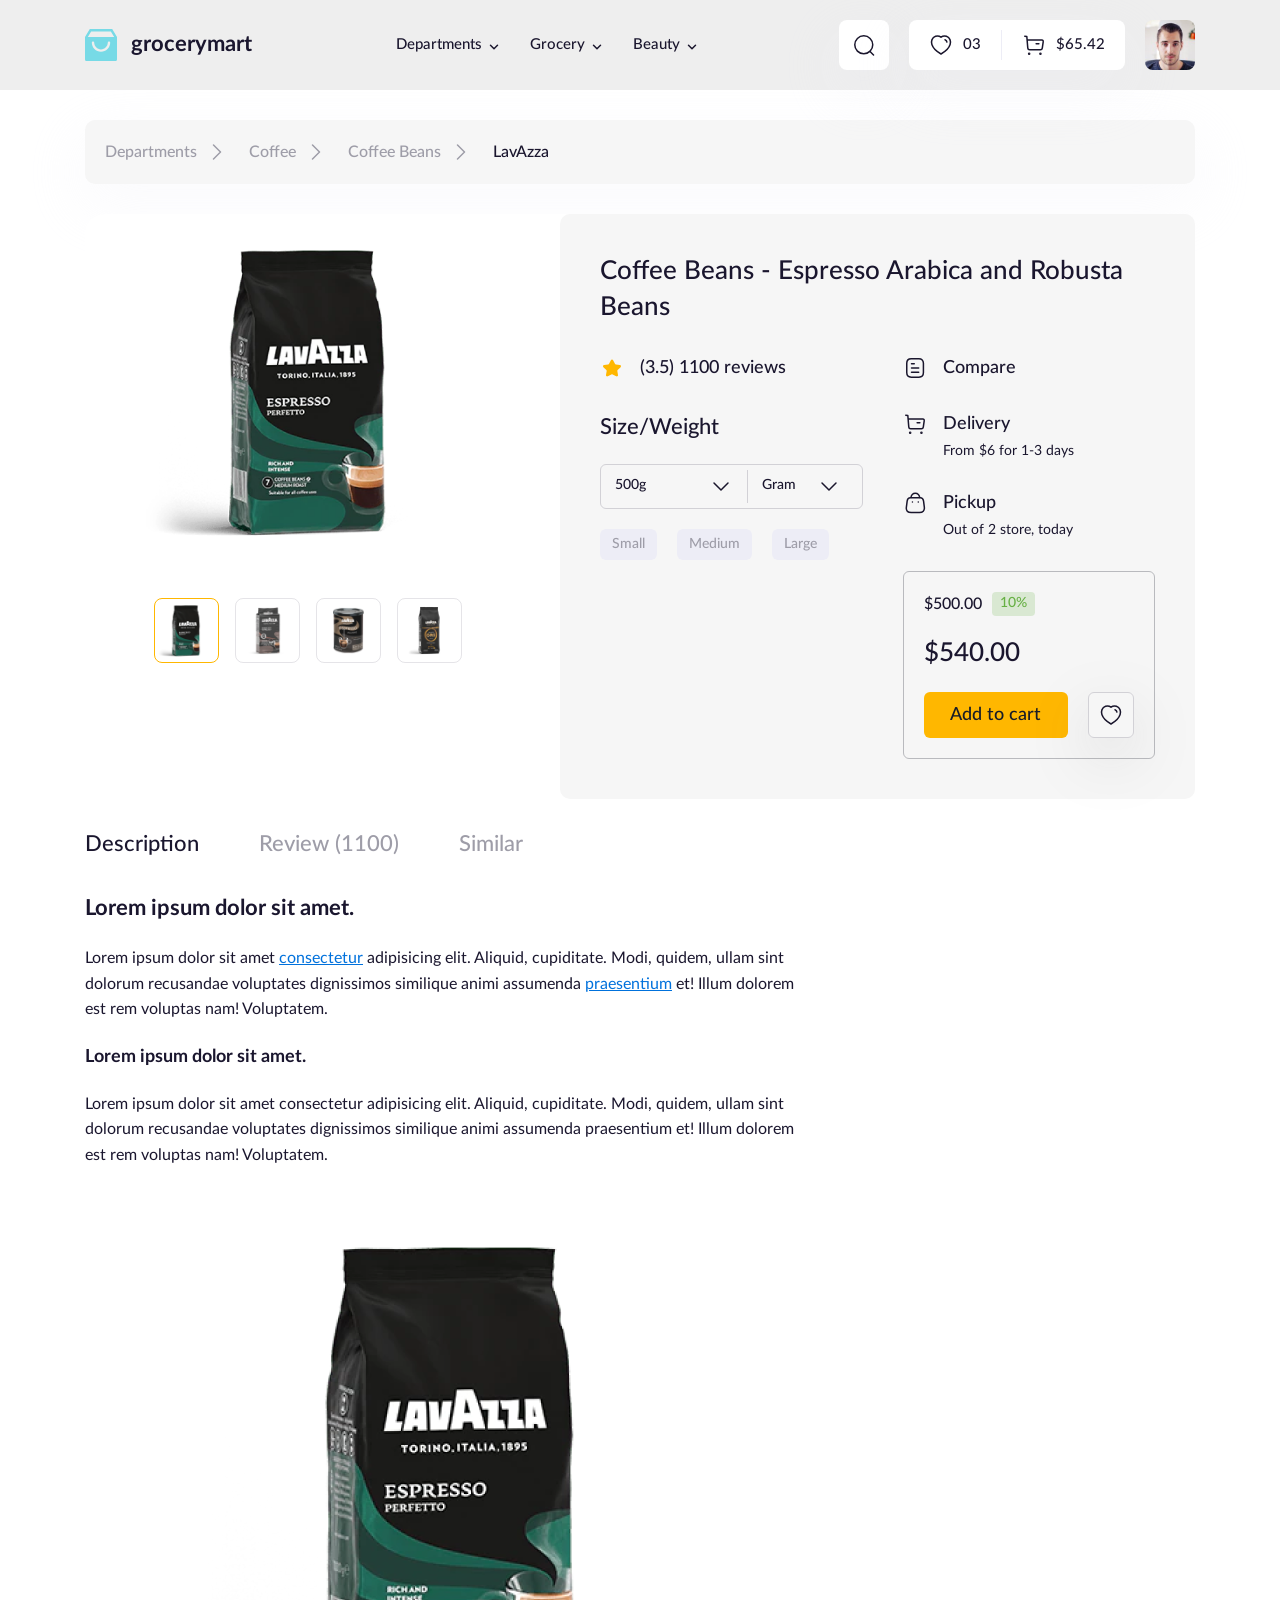
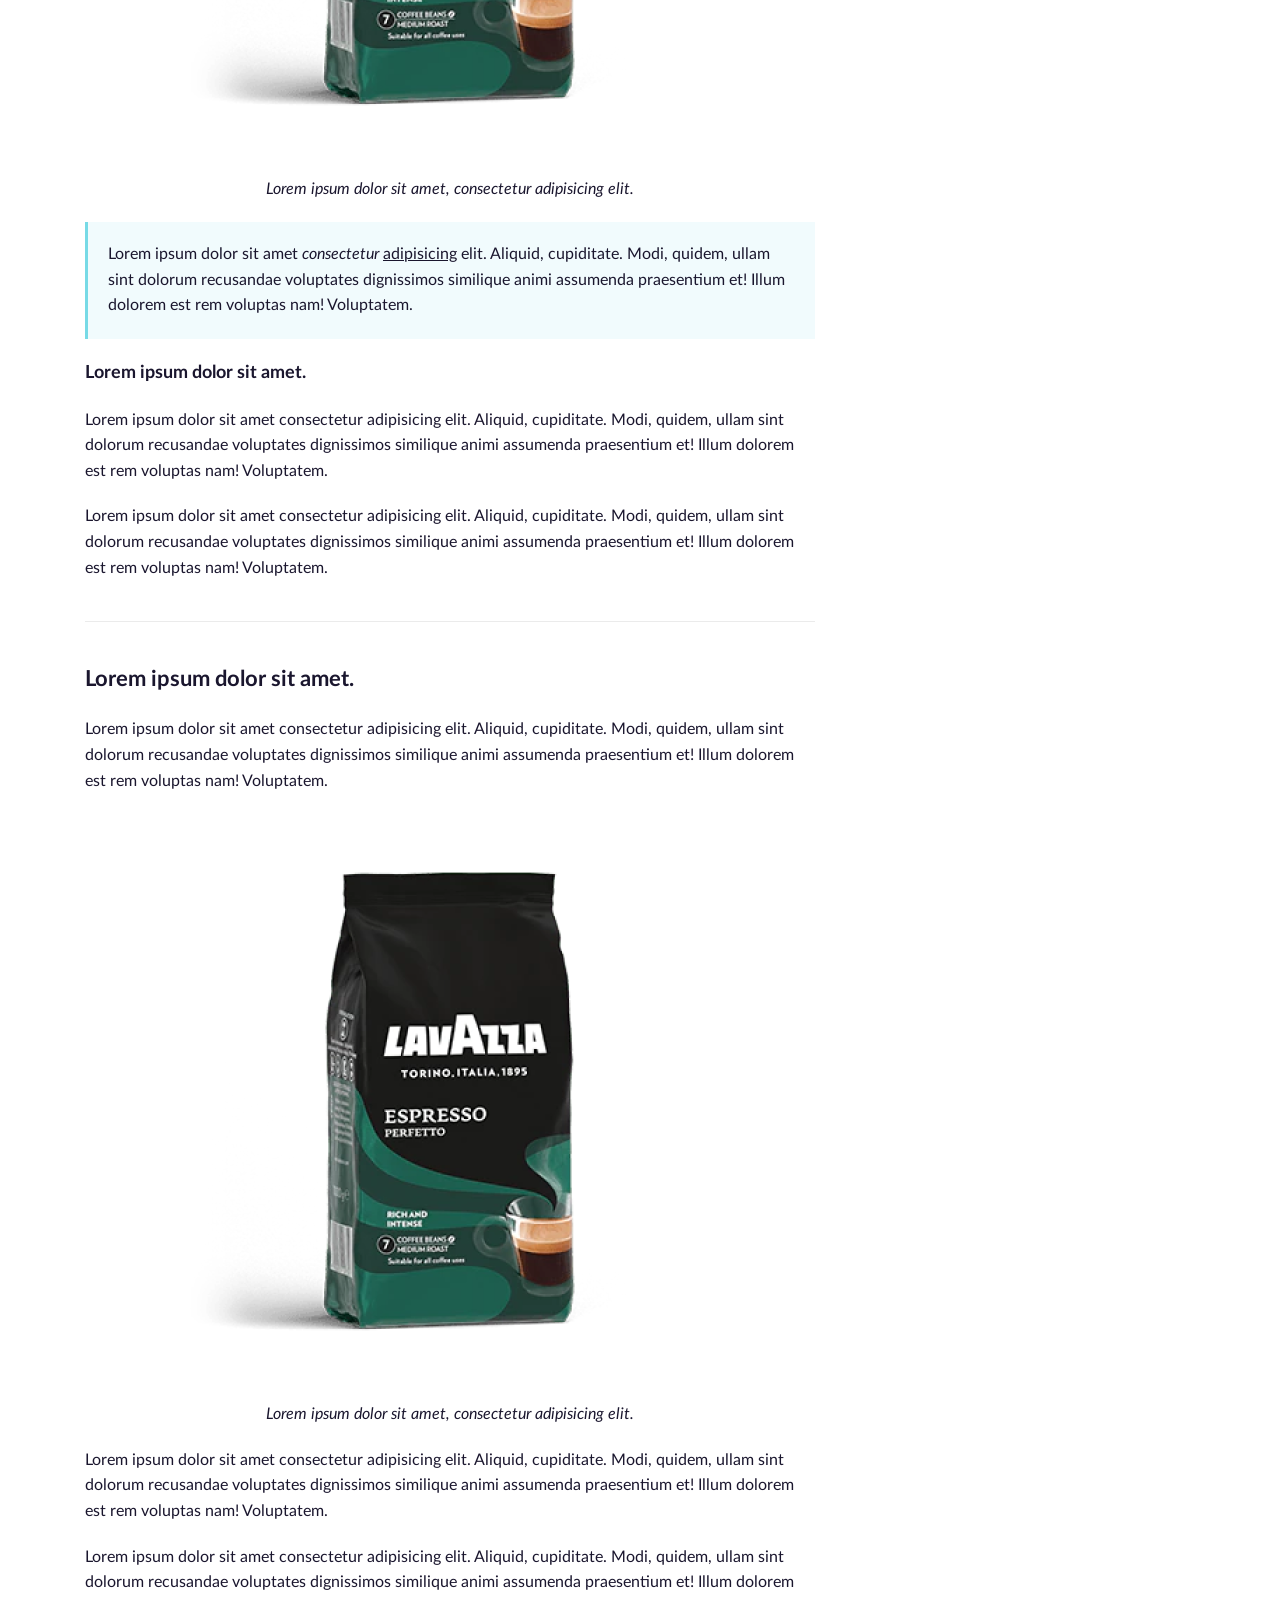
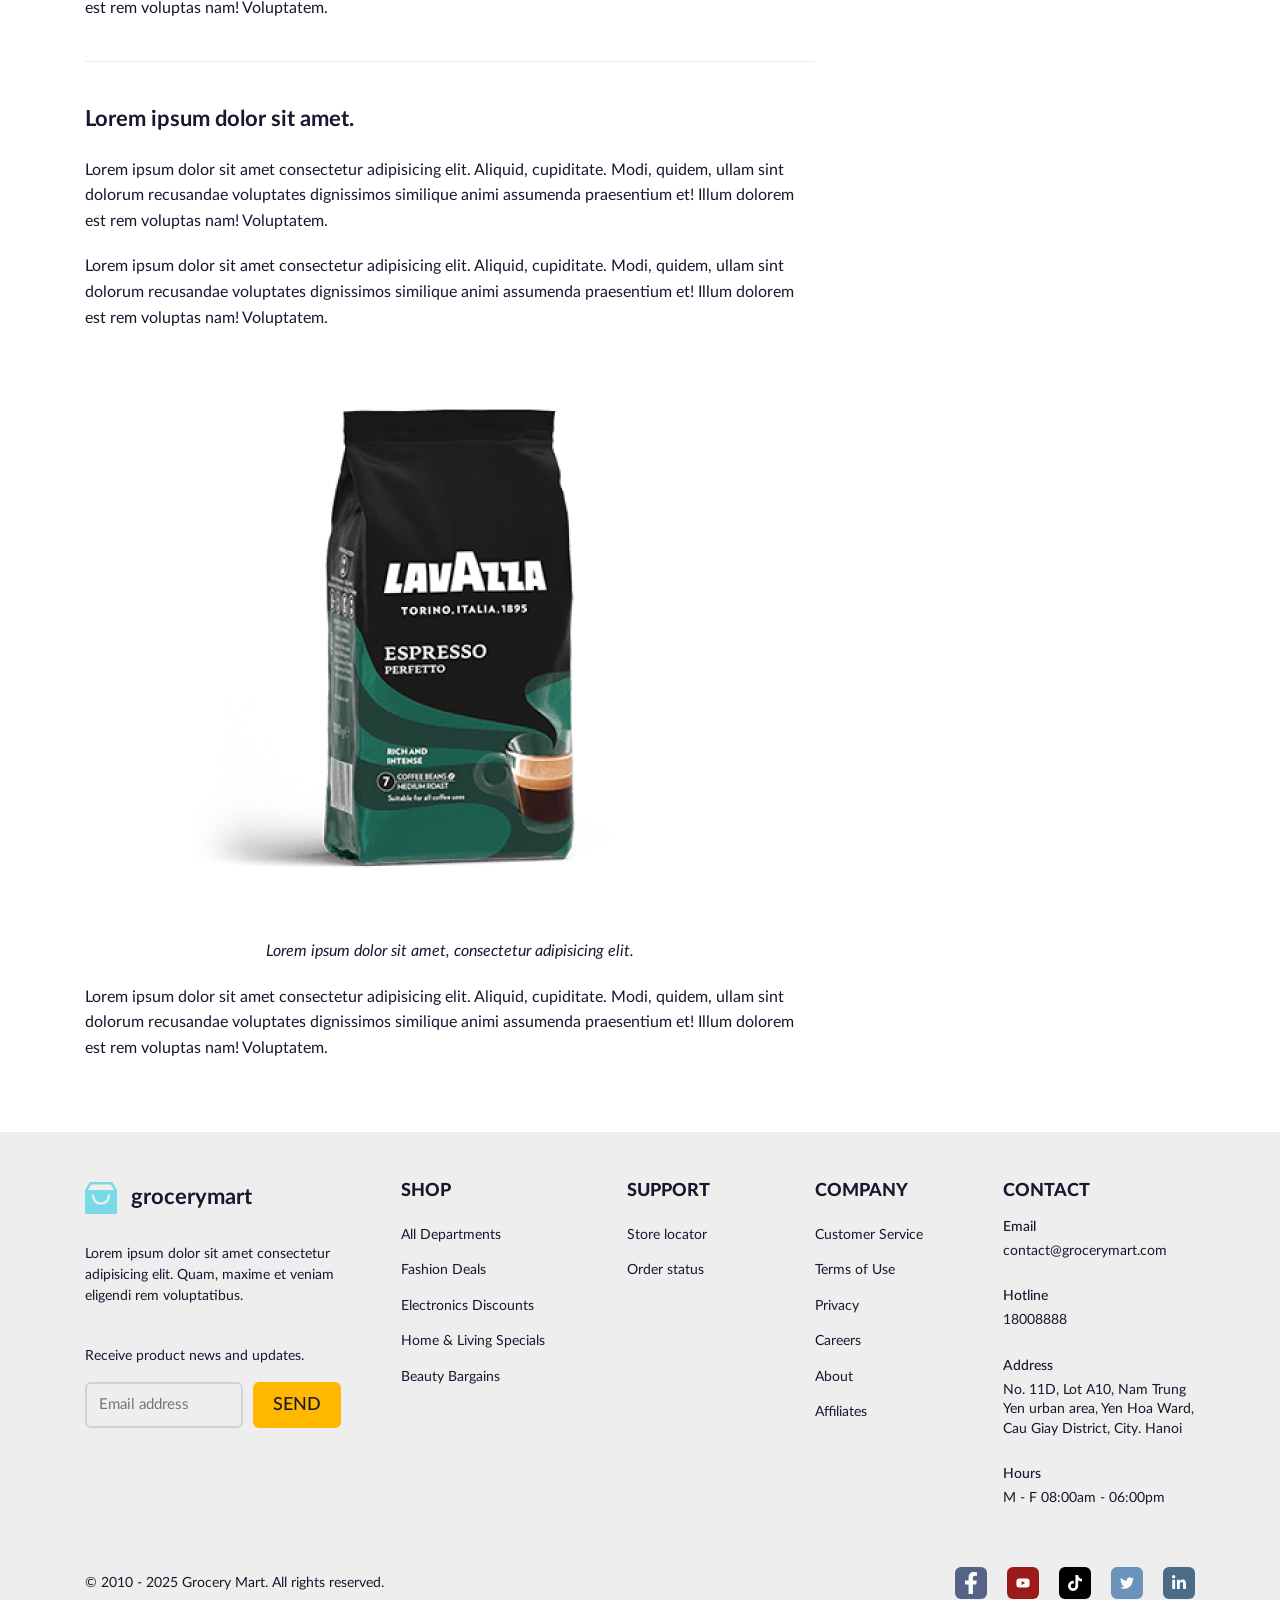
<file: product-detail.html>
<!DOCTYPE html>
<html lang="en">
    <head>
        <meta charset="UTF-8" />
        <meta name="viewport" content="width=device-width, initial-scale=1.0" />
        <title>Grocery Mart</title>

        <!-- Favicon -->
        <link rel="apple-touch-icon" sizes="76x76" href="./assets/favicon/apple-touch-icon.png" />
        <link rel="icon" type="image/png" sizes="32x32" href="./assets/favicon/favicon-32x32.png" />
        <link rel="icon" type="image/png" sizes="16x16" href="./assets/favicon/favicon-16x16.png" />
        <link rel="manifest" href="./assets/favicon/site.webmanifest" />
        <meta name="msapplication-TileColor" content="#da532c" />
        <meta name="theme-color" content="#ffffff" />

        <!-- Fonts -->
        <link rel="stylesheet" href="./assets/fonts/stylesheet.css" />

        <!-- Styles -->
        <link rel="stylesheet" href="./assets/css/main.css" />

        <!-- Scripts -->
        <script src="./assets/js/scripts.js"></script>
    </head>
    <body>
        <!-- Header -->
        <header id="header" class="header"></header>
        <script>
            load("#header", "./templates/header-logined.html");
        </script>

        <!-- MAIN -->
        <main class="product-page">
            <div class="container">
                <!-- Search bar -->
                <div class="product-container">
                    <div class="search-bar d-none d-md-flex">
                        <input type="text" name="" id="" placeholder="Search for item" class="search-bar__input" />
                        <button class="search-bar__submit">
                            <img src="./assets/icons/search.svg" alt="" class="search-bar__icon icon" />
                        </button>
                    </div>
                </div>

                <!-- Breadcrumbs -->
                <div class="product-container">
                    <ul class="breadcrumbs">
                        <li>
                            <a href="#!" class="breadcrumbs__link">
                                Departments
                                <img src="./assets/icons/arrow-right.svg" alt="" />
                            </a>
                        </li>
                        <li>
                            <a href="#!" class="breadcrumbs__link">
                                Coffee
                                <img src="./assets/icons/arrow-right.svg" alt="" />
                            </a>
                        </li>
                        <li>
                            <a href="#!" class="breadcrumbs__link">
                                Coffee Beans
                                <img src="./assets/icons/arrow-right.svg" alt="" />
                            </a>
                        </li>
                        <li>
                            <a href="#!" class="breadcrumbs__link breadcrumbs__link--current">LavAzza</a>
                        </li>
                    </ul>
                </div>

                <!-- Product info -->
                <div class="product-container prod-info-content">
                    <div class="row">
                        <div class="col-5 col-xl-6 col-lg-12">
                            <div class="prod-preview">
                                <div class="prod-preview__list">
                                    <div class="prod-preview__item">
                                        <img src="./assets/img/product/item-1.png" alt="" class="prod-preview__img" />
                                    </div>
                                    <div class="prod-preview__item">
                                        <img src="./assets/img/product/item-2.png" alt="" class="prod-preview__img" />
                                    </div>
                                    <div class="prod-preview__item">
                                        <img src="./assets/img/product/item-3.png" alt="" class="prod-preview__img" />
                                    </div>
                                    <div class="prod-preview__item">
                                        <img src="./assets/img/product/item-4.png" alt="" class="prod-preview__img" />
                                    </div>
                                </div>
                                <div class="prod-preview__thumbs">
                                    <img
                                        src="./assets/img/product/item-1.png"
                                        alt=""
                                        class="prod-preview__thumb-img prod-preview__thumb-img--current"
                                    />
                                    <img src="./assets/img/product/item-2.png" alt="" class="prod-preview__thumb-img" />
                                    <img src="./assets/img/product/item-3.png" alt="" class="prod-preview__thumb-img" />
                                    <img src="./assets/img/product/item-4.png" alt="" class="prod-preview__thumb-img" />
                                </div>
                            </div>
                        </div>
                        <div class="col-7 col-xl-6 col-lg-12">
                            <form action="" class="form">
                                <section class="prod-info">
                                    <h1 class="prod-info__heading">
                                        Coffee Beans - Espresso Arabica and Robusta Beans
                                    </h1>
                                    <div class="row">
                                        <div class="col-5 col-xxl-6 col-xl-12">
                                            <div class="prod-prop">
                                                <img src="./assets/icons/star.svg" alt="" class="prod-prop__icon" />
                                                <h4 class="prod-prop__title">(3.5) 1100 reviews</h4>
                                            </div>
                                            <label for="" class="form__label prod-info__label">Size/Weight</label>
                                            <div class="filter__form-group">
                                                <div class="form__select-wrap">
                                                    <div class="form__select" style="--width: 146px">
                                                        500g
                                                        <img
                                                            src="./assets/icons/select-arrow.svg"
                                                            alt=""
                                                            class="form__select-arrow icon"
                                                        />
                                                    </div>
                                                    <div class="form__select">
                                                        Gram
                                                        <img
                                                            src="./assets/icons/select-arrow.svg"
                                                            alt=""
                                                            class="form__select-arrow icon"
                                                        />
                                                    </div>
                                                </div>
                                            </div>
                                            <div class="filter__form-group">
                                                <div class="form__tags">
                                                    <button class="form__tag prod-info__tag">Small</button>
                                                    <button class="form__tag prod-info__tag">Medium</button>
                                                    <button class="form__tag prod-info__tag">Large</button>
                                                </div>
                                            </div>
                                        </div>
                                        <div class="col-7 col-xxl-6 col-xl-12">
                                            <div class="prod-props">
                                                <div class="prod-prop">
                                                    <img
                                                        src="./assets/icons/document.svg"
                                                        alt=""
                                                        class="prod-prop__icon icon"
                                                    />
                                                    <h4 class="prod-prop__title">Compare</h4>
                                                </div>
                                                <div class="prod-prop">
                                                    <img
                                                        src="./assets/icons/buy.svg"
                                                        alt=""
                                                        class="prod-prop__icon icon"
                                                    />
                                                    <div>
                                                        <h4 class="prod-prop__title">Delivery</h4>
                                                        <p class="prod-prop__desc">From $6 for 1-3 days</p>
                                                    </div>
                                                </div>
                                                <div class="prod-prop">
                                                    <img
                                                        src="./assets/icons/bag.svg"
                                                        alt=""
                                                        class="prod-prop__icon icon"
                                                    />
                                                    <div>
                                                        <h4 class="prod-prop__title">Pickup</h4>
                                                        <p class="prod-prop__desc">Out of 2 store, today</p>
                                                    </div>
                                                </div>
                                                <div class="prod-info__card">
                                                    <div class="prod-info__row">
                                                        <span class="prod-info__price">$500.00</span>
                                                        <span class="prod-info__tax">10%</span>
                                                    </div>
                                                    <p class="prod-info__total-price">$540.00</p>
                                                    <div class="prod-info__row">
                                                        <button class="btn btn--primary prod-info__add-to-cart">
                                                            Add to cart
                                                        </button>
                                                        <button class="like-btn prod-info__like-btn">
                                                            <img
                                                                src="./assets/icons/heart.svg"
                                                                alt=""
                                                                class="like-btn__icon icon"
                                                            />
                                                            <img
                                                                src="./assets/icons/heart-red.svg"
                                                                alt=""
                                                                class="like-btn__icon--liked"
                                                            />
                                                        </button>
                                                    </div>
                                                </div>
                                            </div>
                                        </div>
                                    </div>
                                </section>
                            </form>
                        </div>
                    </div>
                </div>

                <!-- Product content -->
                <div class="product-container">
                    <div class="prod-tab js-tabs">
                        <ul class="prod-tab__list">
                            <li class="prod-tab__item prod-tab__item--current">Description</li>
                            <li class="prod-tab__item">Review (1100)</li>
                            <li class="prod-tab__item">Similar</li>
                        </ul>
                        <div class="prod-tab__contents">
                            <div class="prod-tab__content prod-tab__content--current">
                                <div class="row">
                                    <div class="col-8 col-xl-10 col-lg-12">
                                        <div class="text-content prod-tab__text-content">
                                            <h2>Lorem ipsum dolor sit amet.</h2>
                                            <p>
                                                Lorem ipsum dolor sit amet <a href="#!">consectetur</a> adipisicing
                                                elit. Aliquid, cupiditate. Modi, quidem, ullam sint dolorum recusandae
                                                voluptates dignissimos similique animi assumenda
                                                <a href="#!">praesentium</a> et! Illum dolorem est rem voluptas nam!
                                                Voluptatem.
                                            </p>
                                            <h3>Lorem ipsum dolor sit amet.</h3>
                                            <p>
                                                Lorem ipsum dolor sit amet consectetur adipisicing elit. Aliquid,
                                                cupiditate. Modi, quidem, ullam sint dolorum recusandae voluptates
                                                dignissimos similique animi assumenda praesentium et! Illum dolorem est
                                                rem voluptas nam! Voluptatem.
                                            </p>
                                            <p>
                                                <img src="./assets/img/product/item-1.png" alt="" />
                                                <em>Lorem ipsum dolor sit amet, consectetur adipisicing elit.</em>
                                            </p>
                                            <blockquote>
                                                <p>
                                                    Lorem ipsum dolor sit amet <em>consectetur</em>
                                                    <u>adipisicing</u> elit. Aliquid, cupiditate. Modi, quidem, ullam
                                                    sint dolorum recusandae voluptates dignissimos similique animi
                                                    assumenda praesentium et! Illum dolorem est rem voluptas nam!
                                                    Voluptatem.
                                                </p>
                                            </blockquote>
                                            <h3>Lorem ipsum dolor sit amet.</h3>
                                            <p>
                                                Lorem ipsum dolor sit amet consectetur adipisicing elit. Aliquid,
                                                cupiditate. Modi, quidem, ullam sint dolorum recusandae voluptates
                                                dignissimos similique animi assumenda praesentium et! Illum dolorem est
                                                rem voluptas nam! Voluptatem.
                                            </p>
                                            <p>
                                                Lorem ipsum dolor sit amet consectetur adipisicing elit. Aliquid,
                                                cupiditate. Modi, quidem, ullam sint dolorum recusandae voluptates
                                                dignissimos similique animi assumenda praesentium et! Illum dolorem est
                                                rem voluptas nam! Voluptatem.
                                            </p>

                                            <hr />

                                            <h2>Lorem ipsum dolor sit amet.</h2>
                                            <p>
                                                Lorem ipsum dolor sit amet consectetur adipisicing elit. Aliquid,
                                                cupiditate. Modi, quidem, ullam sint dolorum recusandae voluptates
                                                dignissimos similique animi assumenda praesentium et! Illum dolorem est
                                                rem voluptas nam! Voluptatem.
                                            </p>
                                            <p>
                                                <img src="./assets/img/product/item-1.png" alt="" />
                                                <em>Lorem ipsum dolor sit amet, consectetur adipisicing elit.</em>
                                            </p>
                                            <p>
                                                Lorem ipsum dolor sit amet consectetur adipisicing elit. Aliquid,
                                                cupiditate. Modi, quidem, ullam sint dolorum recusandae voluptates
                                                dignissimos similique animi assumenda praesentium et! Illum dolorem est
                                                rem voluptas nam! Voluptatem.
                                            </p>
                                            <p>
                                                Lorem ipsum dolor sit amet consectetur adipisicing elit. Aliquid,
                                                cupiditate. Modi, quidem, ullam sint dolorum recusandae voluptates
                                                dignissimos similique animi assumenda praesentium et! Illum dolorem est
                                                rem voluptas nam! Voluptatem.
                                            </p>

                                            <hr />

                                            <h2>Lorem ipsum dolor sit amet.</h2>
                                            <p>
                                                Lorem ipsum dolor sit amet consectetur adipisicing elit. Aliquid,
                                                cupiditate. Modi, quidem, ullam sint dolorum recusandae voluptates
                                                dignissimos similique animi assumenda praesentium et! Illum dolorem est
                                                rem voluptas nam! Voluptatem.
                                            </p>
                                            <p>
                                                Lorem ipsum dolor sit amet consectetur adipisicing elit. Aliquid,
                                                cupiditate. Modi, quidem, ullam sint dolorum recusandae voluptates
                                                dignissimos similique animi assumenda praesentium et! Illum dolorem est
                                                rem voluptas nam! Voluptatem.
                                            </p>
                                            <p>
                                                <img src="./assets/img/product/item-1.png" alt="" />
                                                <em>Lorem ipsum dolor sit amet, consectetur adipisicing elit.</em>
                                            </p>
                                            <p>
                                                Lorem ipsum dolor sit amet consectetur adipisicing elit. Aliquid,
                                                cupiditate. Modi, quidem, ullam sint dolorum recusandae voluptates
                                                dignissimos similique animi assumenda praesentium et! Illum dolorem est
                                                rem voluptas nam! Voluptatem.
                                            </p>
                                        </div>
                                    </div>
                                </div>
                            </div>
                            <div class="prod-tab__content">
                                <div class="prod-content">
                                    <h2 class="prod-content__heading">What our customers are saying</h2>
                                    <div class="row row-cols-3 gx-lg-2 row-cols-md-1 gy-md-3">
                                        <!-- Review card 1 -->
                                        <div class="col">
                                            <div class="review-card">
                                                <div class="review-card__content">
                                                    <img
                                                        src="./assets/img/avatar/avatar-1.png"
                                                        alt=""
                                                        class="review-card__avatar"
                                                    />
                                                    <div class="review-card__info">
                                                        <h4 class="review-card__title">Jakir Hussen</h4>
                                                        <p class="review-card__desc">
                                                            Great product, I love this Coffee Beans
                                                        </p>
                                                    </div>
                                                </div>
                                                <div class="review-card__rating">
                                                    <div class="review-card__star-list">
                                                        <img
                                                            src="./assets/icons/star.svg"
                                                            alt=""
                                                            class="review-card__star"
                                                        />
                                                        <img
                                                            src="./assets/icons/star.svg"
                                                            alt=""
                                                            class="review-card__star"
                                                        />
                                                        <img
                                                            src="./assets/icons/star.svg"
                                                            alt=""
                                                            class="review-card__star"
                                                        />
                                                        <img
                                                            src="./assets/icons/star-half.svg"
                                                            alt=""
                                                            class="review-card__star"
                                                        />
                                                        <img
                                                            src="./assets/icons/star-blank.svg"
                                                            alt=""
                                                            class="review-card__star"
                                                        />
                                                    </div>
                                                    <span class="review-card__rating-title">(3.5) Review</span>
                                                </div>
                                            </div>
                                        </div>

                                        <!-- Review card 2 -->
                                        <div class="col">
                                            <div class="review-card">
                                                <div class="review-card__content">
                                                    <img
                                                        src="./assets/img/avatar/avatar-2.png"
                                                        alt=""
                                                        class="review-card__avatar"
                                                    />
                                                    <div class="review-card__info">
                                                        <h4 class="review-card__title">Jubed Ahmed</h4>
                                                        <p class="review-card__desc">
                                                            Awesome Coffee, I love this Coffee Beans
                                                        </p>
                                                    </div>
                                                </div>
                                                <div class="review-card__rating">
                                                    <div class="review-card__star-list">
                                                        <img
                                                            src="./assets/icons/star.svg"
                                                            alt=""
                                                            class="review-card__star"
                                                        />
                                                        <img
                                                            src="./assets/icons/star.svg"
                                                            alt=""
                                                            class="review-card__star"
                                                        />
                                                        <img
                                                            src="./assets/icons/star.svg"
                                                            alt=""
                                                            class="review-card__star"
                                                        />
                                                        <img
                                                            src="./assets/icons/star-half.svg"
                                                            alt=""
                                                            class="review-card__star"
                                                        />
                                                        <img
                                                            src="./assets/icons/star-blank.svg"
                                                            alt=""
                                                            class="review-card__star"
                                                        />
                                                    </div>
                                                    <span class="review-card__rating-title">(3.5) Review</span>
                                                </div>
                                            </div>
                                        </div>

                                        <!-- Review card 3 -->
                                        <div class="col">
                                            <div class="review-card">
                                                <div class="review-card__content">
                                                    <img
                                                        src="./assets/img/avatar/avatar-3.png"
                                                        alt=""
                                                        class="review-card__avatar"
                                                    />
                                                    <div class="review-card__info">
                                                        <h4 class="review-card__title">Delwar Hussain</h4>
                                                        <p class="review-card__desc">
                                                            Great product, I like this Coffee Beans
                                                        </p>
                                                    </div>
                                                </div>
                                                <div class="review-card__rating">
                                                    <div class="review-card__star-list">
                                                        <img
                                                            src="./assets/icons/star.svg"
                                                            alt=""
                                                            class="review-card__star"
                                                        />
                                                        <img
                                                            src="./assets/icons/star.svg"
                                                            alt=""
                                                            class="review-card__star"
                                                        />
                                                        <img
                                                            src="./assets/icons/star.svg"
                                                            alt=""
                                                            class="review-card__star"
                                                        />
                                                        <img
                                                            src="./assets/icons/star-half.svg"
                                                            alt=""
                                                            class="review-card__star"
                                                        />
                                                        <img
                                                            src="./assets/icons/star-blank.svg"
                                                            alt=""
                                                            class="review-card__star"
                                                        />
                                                    </div>
                                                    <span class="review-card__rating-title">(3.5) Review</span>
                                                </div>
                                            </div>
                                        </div>
                                    </div>
                                </div>
                            </div>
                            <div class="prod-tab__content">
                                <div class="prod-content">
                                    <h2 class="prod-content__heading">Similar items you might like</h2>
                                    <div
                                        class="row row-cols-6 row-cols-xl-4 row-cols-lg-3 row-cols-md-2 row-cols-sm-1 g-2"
                                    >
                                        <!-- Product card 1 -->
                                        <div class="col">
                                            <article class="product-card">
                                                <div class="product-card__img-wrap">
                                                    <a href="./product-detail.html">
                                                        <img
                                                            src="./assets/img/product/item-1.png"
                                                            alt=""
                                                            class="product-card__thumb"
                                                        />
                                                    </a>
                                                    <button class="like-btn product-card__like-btn">
                                                        <img
                                                            src="./assets/icons/heart.svg"
                                                            alt=""
                                                            class="like-btn__icon icon"
                                                        />
                                                        <img
                                                            src="./assets/icons/heart-red.svg"
                                                            alt=""
                                                            class="like-btn__icon--liked"
                                                        />
                                                    </button>
                                                </div>
                                                <h3 class="product-card__title">
                                                    <a href="./product-detail.html"
                                                        >Coffee Beans - Espresso Arabica and Robusta Beans</a
                                                    >
                                                </h3>
                                                <p class="product-card__brand">Lavazza</p>
                                                <div class="product-card__row">
                                                    <span class="product-card__price">$47.00</span>
                                                    <img
                                                        src="./assets/icons/star.svg"
                                                        alt=""
                                                        class="product-card__star"
                                                    />
                                                    <span class="product-card__score">4.3</span>
                                                </div>
                                            </article>
                                        </div>

                                        <!-- Product card 2 -->
                                        <div class="col">
                                            <article class="product-card">
                                                <div class="product-card__img-wrap">
                                                    <a href="./product-detail.html">
                                                        <img
                                                            src="./assets/img/product/item-2.png"
                                                            alt=""
                                                            class="product-card__thumb"
                                                        />
                                                    </a>
                                                    <button class="like-btn product-card__like-btn">
                                                        <img
                                                            src="./assets/icons/heart.svg"
                                                            alt=""
                                                            class="like-btn__icon icon"
                                                        />
                                                        <img
                                                            src="./assets/icons/heart-red.svg"
                                                            alt=""
                                                            class="like-btn__icon--liked"
                                                        />
                                                    </button>
                                                </div>
                                                <h3 class="product-card__title">
                                                    <a href="./product-detail.html"
                                                        >Lavazza Coffee Blends - Try the Italian Espresso</a
                                                    >
                                                </h3>
                                                <p class="product-card__brand">Lavazza</p>
                                                <div class="product-card__row">
                                                    <span class="product-card__price">$53.00</span>
                                                    <img
                                                        src="./assets/icons/star.svg"
                                                        alt=""
                                                        class="product-card__star"
                                                    />
                                                    <span class="product-card__score">3.4</span>
                                                </div>
                                            </article>
                                        </div>

                                        <!-- Product card 3 -->
                                        <div class="col">
                                            <article class="product-card">
                                                <div class="product-card__img-wrap">
                                                    <a href="./product-detail.html">
                                                        <img
                                                            src="./assets/img/product/item-3.png"
                                                            alt=""
                                                            class="product-card__thumb"
                                                        />
                                                    </a>
                                                    <button class="like-btn like-btn--liked product-card__like-btn">
                                                        <img
                                                            src="./assets/icons/heart.svg"
                                                            alt=""
                                                            class="like-btn__icon icon"
                                                        />
                                                        <img
                                                            src="./assets/icons/heart-red.svg"
                                                            alt=""
                                                            class="like-btn__icon--liked"
                                                        />
                                                    </button>
                                                </div>
                                                <h3 class="product-card__title">
                                                    <a href="./product-detail.html"
                                                        >Lavazza - Caffè Espresso Black Tin - Ground coffee</a
                                                    >
                                                </h3>
                                                <p class="product-card__brand">Welikecoffee</p>
                                                <div class="product-card__row">
                                                    <span class="product-card__price">$99.99</span>
                                                    <img
                                                        src="./assets/icons/star.svg"
                                                        alt=""
                                                        class="product-card__star"
                                                    />
                                                    <span class="product-card__score">5.0</span>
                                                </div>
                                            </article>
                                        </div>

                                        <!-- Product card 4 -->
                                        <div class="col">
                                            <article class="product-card">
                                                <div class="product-card__img-wrap">
                                                    <a href="./product-detail.html">
                                                        <img
                                                            src="./assets/img/product/item-4.png"
                                                            alt=""
                                                            class="product-card__thumb"
                                                        />
                                                    </a>
                                                    <button class="like-btn product-card__like-btn">
                                                        <img
                                                            src="./assets/icons/heart.svg"
                                                            alt=""
                                                            class="like-btn__icon icon"
                                                        />
                                                        <img
                                                            src="./assets/icons/heart-red.svg"
                                                            alt=""
                                                            class="like-btn__icon--liked"
                                                        />
                                                    </button>
                                                </div>
                                                <h3 class="product-card__title">
                                                    <a href="./product-detail.html"
                                                        >Qualità Oro Mountain Grown - Espresso Coffee Beans</a
                                                    >
                                                </h3>
                                                <p class="product-card__brand">Lavazza</p>
                                                <div class="product-card__row">
                                                    <span class="product-card__price">$38.65</span>
                                                    <img
                                                        src="./assets/icons/star.svg"
                                                        alt=""
                                                        class="product-card__star"
                                                    />
                                                    <span class="product-card__score">4.4</span>
                                                </div>
                                            </article>
                                        </div>

                                        <!-- Product card 5 -->
                                        <div class="col">
                                            <article class="product-card">
                                                <div class="product-card__img-wrap">
                                                    <a href="./product-detail.html">
                                                        <img
                                                            src="./assets/img/product/item-1.png"
                                                            alt=""
                                                            class="product-card__thumb"
                                                        />
                                                    </a>
                                                    <button class="like-btn product-card__like-btn">
                                                        <img
                                                            src="./assets/icons/heart.svg"
                                                            alt=""
                                                            class="like-btn__icon icon"
                                                        />
                                                        <img
                                                            src="./assets/icons/heart-red.svg"
                                                            alt=""
                                                            class="like-btn__icon--liked"
                                                        />
                                                    </button>
                                                </div>
                                                <h3 class="product-card__title">
                                                    <a href="./product-detail.html"
                                                        >Coffee Beans - Espresso Arabica and Robusta Beans</a
                                                    >
                                                </h3>
                                                <p class="product-card__brand">Lavazza</p>
                                                <div class="product-card__row">
                                                    <span class="product-card__price">$47.00</span>
                                                    <img
                                                        src="./assets/icons/star.svg"
                                                        alt=""
                                                        class="product-card__star"
                                                    />
                                                    <span class="product-card__score">4.3</span>
                                                </div>
                                            </article>
                                        </div>

                                        <!-- Product card 6 -->
                                        <div class="col">
                                            <article class="product-card">
                                                <div class="product-card__img-wrap">
                                                    <a href="./product-detail.html">
                                                        <img
                                                            src="./assets/img/product/item-2.png"
                                                            alt=""
                                                            class="product-card__thumb"
                                                        />
                                                    </a>
                                                    <button class="like-btn product-card__like-btn">
                                                        <img
                                                            src="./assets/icons/heart.svg"
                                                            alt=""
                                                            class="like-btn__icon icon"
                                                        />
                                                        <img
                                                            src="./assets/icons/heart-red.svg"
                                                            alt=""
                                                            class="like-btn__icon--liked"
                                                        />
                                                    </button>
                                                </div>
                                                <h3 class="product-card__title">
                                                    <a href="./product-detail.html"
                                                        >Lavazza Coffee Blends - Try the Italian Espresso</a
                                                    >
                                                </h3>
                                                <p class="product-card__brand">Lavazza</p>
                                                <div class="product-card__row">
                                                    <span class="product-card__price">$53.00</span>
                                                    <img
                                                        src="./assets/icons/star.svg"
                                                        alt=""
                                                        class="product-card__star"
                                                    />
                                                    <span class="product-card__score">3.4</span>
                                                </div>
                                            </article>
                                        </div>
                                    </div>
                                </div>
                            </div>
                        </div>
                    </div>
                </div>
            </div>
        </main>

        <!-- Footer -->
        <footer id="footer" class="footer"></footer>
        <script>
            load("#footer", "./templates/footer.html");
        </script>
    </body>
</html>
</file>
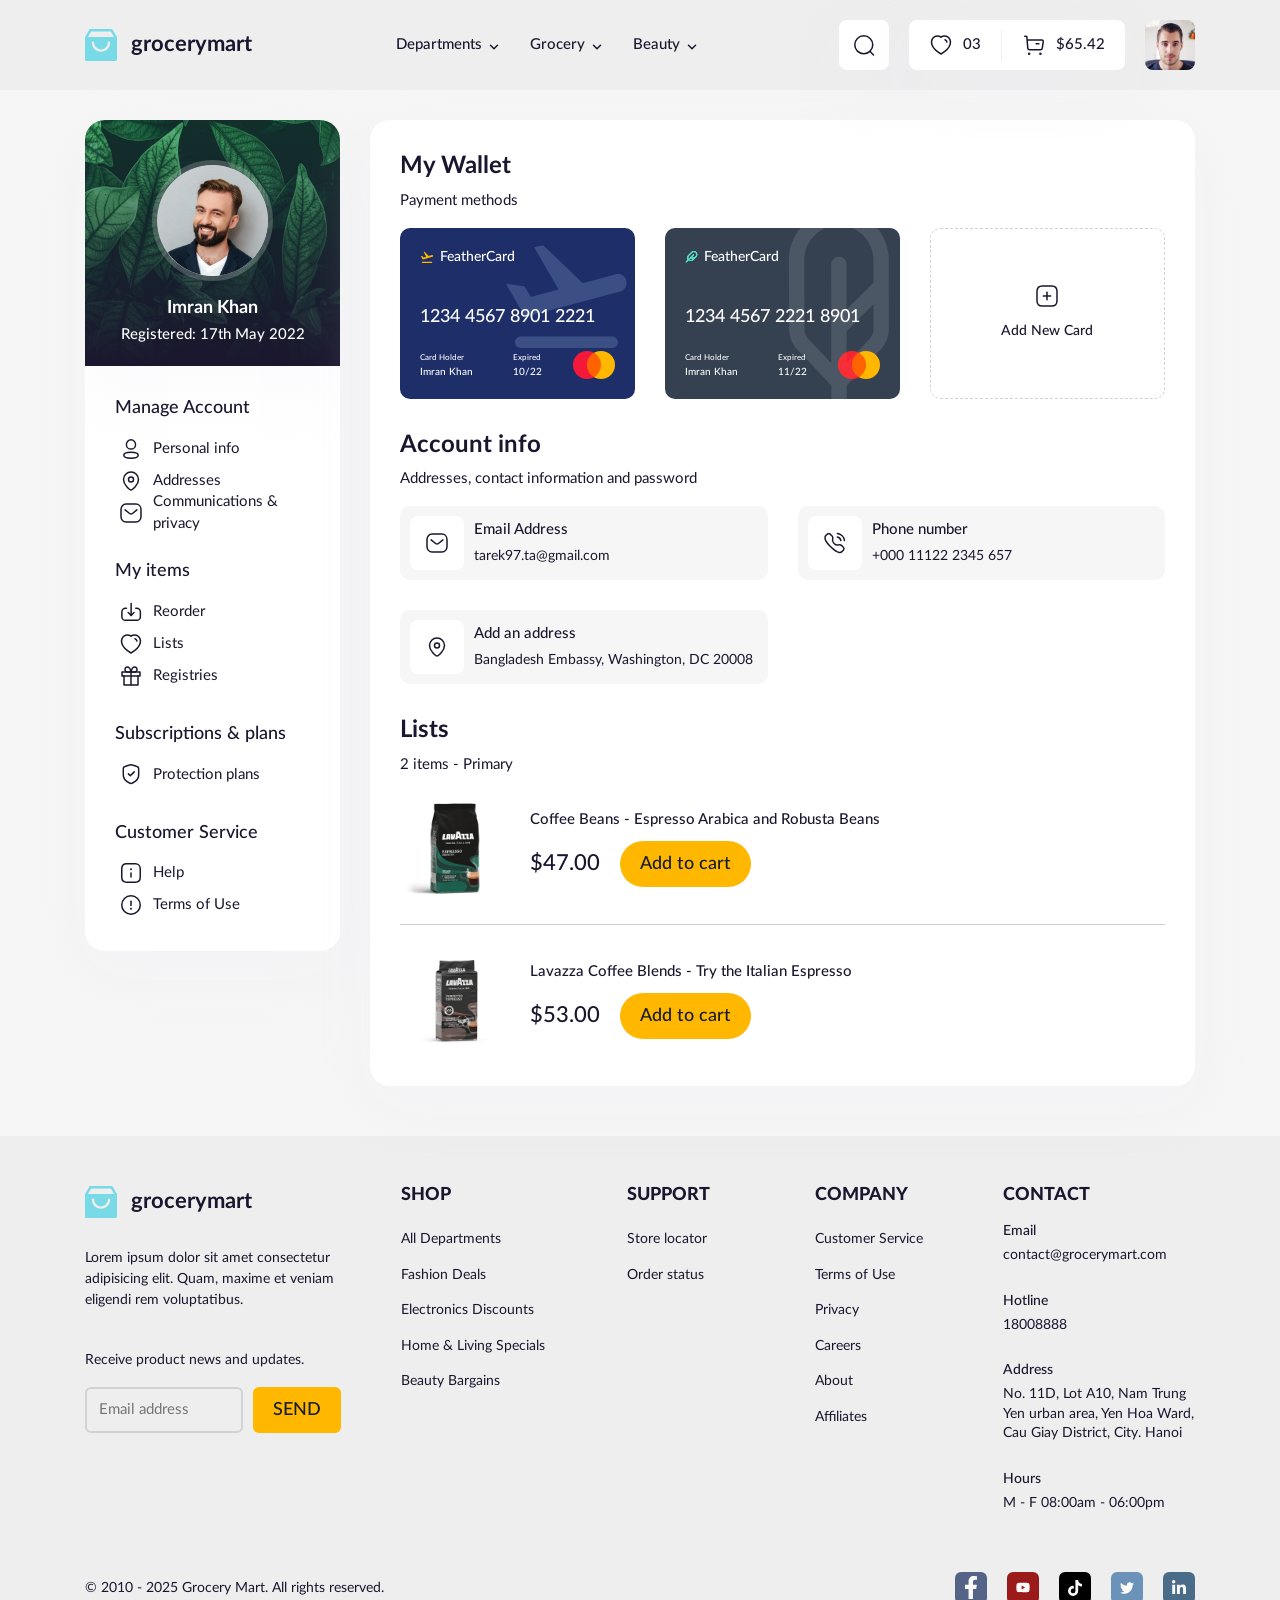
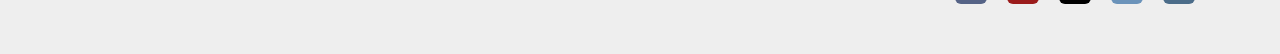
<file: profile.html>
<!DOCTYPE html>
<html lang="en">
    <head>
        <meta charset="UTF-8" />
        <meta name="viewport" content="width=device-width, initial-scale=1.0" />
        <title>Profile | Grocery Mart</title>

        <!-- Favicon -->
        <link rel="apple-touch-icon" sizes="76x76" href="./assets/favicon/apple-touch-icon.png" />
        <link rel="icon" type="image/png" sizes="32x32" href="./assets/favicon/favicon-32x32.png" />
        <link rel="icon" type="image/png" sizes="16x16" href="./assets/favicon/favicon-16x16.png" />
        <link rel="manifest" href="./assets/favicon/site.webmanifest" />
        <meta name="msapplication-TileColor" content="#da532c" />
        <meta name="theme-color" content="#ffffff" />

        <!-- Fonts -->
        <link rel="stylesheet" href="./assets/fonts/stylesheet.css" />

        <!-- Styles -->
        <link rel="stylesheet" href="./assets/css/main.css" />

        <!-- Scripts -->
        <script src="./assets/js/scripts.js"></script>
    </head>
    <body>
        <!-- Header -->
        <header id="header" class="header"></header>
        <script>
            load("#header", "./templates/header-logined.html");
        </script>

        <!-- MAIN -->
        <main class="profile">
            <div class="container">
                <!-- Search bar -->
                <div class="profile-container">
                    <div class="search-bar d-none d-md-flex">
                        <input type="text" name="" id="" placeholder="Search for item" class="search-bar__input" />
                        <button class="search-bar__submit">
                            <img src="./assets/icons/search.svg" alt="" class="search-bar__icon icon" />
                        </button>
                    </div>
                </div>

                <!-- Profile content -->
                <div class="profile-container">
                    <div class="row gy-md-3">
                        <div class="col-3 col-xl-4 col-lg-5 col-md-12">
                            <aside class="profile__sidebar">
                                <!-- User -->
                                <div class="profile-user">
                                    <img src="./assets/img/avatar/avatar-3.png" alt="" class="profile-user__avatar" />
                                    <h1 class="profile-user__name">Imran Khan</h1>
                                    <p class="profile-user__desc">Registered: 17th May 2022</p>
                                </div>

                                <!-- Menu 1 -->
                                <div class="profile-menu">
                                    <h3 class="profile-menu__title">Manage Account</h3>
                                    <ul class="profile-menu__list">
                                        <li>
                                            <a href="./edit-personal-info.html" class="profile-menu__link">
                                                <span class="profile-menu__icon">
                                                    <img src="./assets/icons/profile.svg" alt="" class="icon" />
                                                </span>
                                                Personal info
                                            </a>
                                        </li>
                                        <li>
                                            <a href="#!" class="profile-menu__link">
                                                <span class="profile-menu__icon">
                                                    <img src="./assets/icons/location.svg" alt="" class="icon" />
                                                </span>
                                                Addresses
                                            </a>
                                        </li>
                                        <li>
                                            <a href="#!" class="profile-menu__link">
                                                <span class="profile-menu__icon">
                                                    <img src="./assets/icons/message-2.svg" alt="" class="icon" />
                                                </span>
                                                Communications & privacy
                                            </a>
                                        </li>
                                    </ul>
                                </div>

                                <!-- Menu 2 -->
                                <div class="profile-menu">
                                    <h3 class="profile-menu__title">My items</h3>
                                    <ul class="profile-menu__list">
                                        <li>
                                            <a href="#!" class="profile-menu__link">
                                                <span class="profile-menu__icon">
                                                    <img src="./assets/icons/download.svg" alt="" class="icon" />
                                                </span>
                                                Reorder
                                            </a>
                                        </li>
                                        <li>
                                            <a href="#!" class="profile-menu__link">
                                                <span class="profile-menu__icon">
                                                    <img src="./assets/icons/heart.svg" alt="" class="icon" />
                                                </span>
                                                Lists
                                            </a>
                                        </li>
                                        <li>
                                            <a href="#!" class="profile-menu__link">
                                                <span class="profile-menu__icon">
                                                    <img src="./assets/icons/gift-2.svg" alt="" class="icon" />
                                                </span>
                                                Registries
                                            </a>
                                        </li>
                                    </ul>
                                </div>

                                <!-- Menu 3 -->
                                <div class="profile-menu">
                                    <h3 class="profile-menu__title">Subscriptions & plans</h3>
                                    <ul class="profile-menu__list">
                                        <li>
                                            <a href="#!" class="profile-menu__link">
                                                <span class="profile-menu__icon">
                                                    <img src="./assets/icons/shield.svg" alt="" class="icon" />
                                                </span>
                                                Protection plans
                                            </a>
                                        </li>
                                    </ul>
                                </div>

                                <!-- Menu 4 -->
                                <div class="profile-menu">
                                    <h3 class="profile-menu__title">Customer Service</h3>
                                    <ul class="profile-menu__list">
                                        <li>
                                            <a href="#!" class="profile-menu__link">
                                                <span class="profile-menu__icon">
                                                    <img src="./assets/icons/info.svg" alt="" class="icon" />
                                                </span>
                                                Help
                                            </a>
                                        </li>
                                        <li>
                                            <a href="#!" class="profile-menu__link">
                                                <span class="profile-menu__icon">
                                                    <img src="./assets/icons/danger.svg" alt="" class="icon" />
                                                </span>
                                                Terms of Use
                                            </a>
                                        </li>
                                    </ul>
                                </div>
                            </aside>
                        </div>
                        <div class="col-9 col-xl-8 col-lg-7 col-md-12">
                            <div class="cart-info">
                                <div class="row gy-3">
                                    <!-- My Wallet -->
                                    <div class="col-12">
                                        <h2 class="cart-info__heading">My Wallet</h2>
                                        <p class="cart-info__desc profile__desc">Payment methods</p>

                                        <div class="row gy-md-2 row-cols-3 row-cols-xl-2 row-cols-lg-1">
                                            <!-- Payment card 1 -->
                                            <div class="col">
                                                <article class="payment-card" style="--bg-color: #1e2e69">
                                                    <img
                                                        src="./assets/img/card/plane-bg.svg"
                                                        alt=""
                                                        class="payment-card__img"
                                                    />
                                                    <div class="payment-card__top">
                                                        <img src="./assets/img/card/plane.svg" alt="" />
                                                        <span class="payment-card__type">FeatherCard</span>
                                                    </div>
                                                    <div class="payment-card__number">1234 4567 8901 2221</div>
                                                    <div class="payment-card__bottom">
                                                        <div>
                                                            <p class="payment-card__label">Card Holder</p>
                                                            <p class="payment-card__value">Imran Khan</p>
                                                        </div>
                                                        <div class="payment-card__expired">
                                                            <p class="payment-card__label">Expired</p>
                                                            <p class="payment-card__value">10/22</p>
                                                        </div>
                                                        <div class="payment-card__circle"></div>
                                                    </div>
                                                </article>
                                            </div>

                                            <!-- Payment card 2 -->
                                            <div class="col">
                                                <article class="payment-card" style="--bg-color: #354151">
                                                    <img
                                                        src="./assets/img/card/leaf-bg.svg"
                                                        alt=""
                                                        class="payment-card__img"
                                                    />
                                                    <div class="payment-card__top">
                                                        <img src="./assets/img/card/leaf.svg" alt="" />
                                                        <span class="payment-card__type">FeatherCard</span>
                                                    </div>
                                                    <div class="payment-card__number">1234 4567 2221 8901</div>
                                                    <div class="payment-card__bottom">
                                                        <div>
                                                            <p class="payment-card__label">Card Holder</p>
                                                            <p class="payment-card__value">Imran Khan</p>
                                                        </div>
                                                        <div class="payment-card__expired">
                                                            <p class="payment-card__label">Expired</p>
                                                            <p class="payment-card__value">11/22</p>
                                                        </div>
                                                        <div class="payment-card__circle"></div>
                                                    </div>
                                                </article>
                                            </div>

                                            <!-- Add new payment card -->
                                            <div class="col">
                                                <a class="new-card" href="./add-new-card.html">
                                                    <img
                                                        src="./assets/icons/plus.svg"
                                                        alt=""
                                                        class="new-card__icon icon"
                                                    />
                                                    <p class="new-card__text">Add New Card</p>
                                                </a>
                                            </div>
                                        </div>
                                    </div>

                                    <!-- Account info -->
                                    <div class="col-12">
                                        <h2 class="cart-info__heading">Account info</h2>
                                        <p class="cart-info__desc profile__desc">
                                            Addresses, contact information and password
                                        </p>
                                        <div class="row gy-md-2 row-cols-2 row-cols-lg-1">
                                            <!-- Account info 1 -->
                                            <div class="col">
                                                <a href="./edit-personal-info.html">
                                                    <article class="account-info">
                                                        <div class="account-info__icon">
                                                            <img src="./assets/icons/message.svg" alt="" class="icon" />
                                                        </div>
                                                        <div>
                                                            <h3 class="account-info__title">Email Address</h3>
                                                            <p class="account-info__desc">tarek97.ta@gmail.com</p>
                                                        </div>
                                                    </article>
                                                </a>
                                            </div>

                                            <!-- Account info 2 -->
                                            <div class="col">
                                                <a href="./edit-personal-info.html">
                                                    <article class="account-info">
                                                        <div class="account-info__icon">
                                                            <img src="./assets/icons/calling.svg" alt="" class="icon" />
                                                        </div>
                                                        <div>
                                                            <h3 class="account-info__title">Phone number</h3>
                                                            <p class="account-info__desc">+000 11122 2345 657</p>
                                                        </div>
                                                    </article>
                                                </a>
                                            </div>

                                            <!-- Account info 3 -->
                                            <div class="col">
                                                <a href="./edit-personal-info.html">
                                                    <article class="account-info">
                                                        <div class="account-info__icon">
                                                            <img
                                                                src="./assets/icons/location.svg"
                                                                alt=""
                                                                class="icon"
                                                            />
                                                        </div>
                                                        <div>
                                                            <h3 class="account-info__title">Add an address</h3>
                                                            <p class="account-info__desc">
                                                                Bangladesh Embassy, Washington, DC 20008
                                                            </p>
                                                        </div>
                                                    </article>
                                                </a>
                                            </div>
                                        </div>
                                    </div>

                                    <div class="col-12">
                                        <h2 class="cart-info__heading">Lists</h2>
                                        <p class="cart-info__desc profile__desc">2 items - Primary</p>

                                        <!-- Favourite item 1 -->
                                        <article class="favourite-item">
                                            <img
                                                src="./assets/img/product/item-1.png"
                                                alt=""
                                                class="favourite-item__thumb"
                                            />
                                            <div>
                                                <h3 class="favourite-item__title">
                                                    Coffee Beans - Espresso Arabica and Robusta Beans
                                                </h3>
                                                <div class="favourite-item__content">
                                                    <span class="favourite-item__price">$47.00</span>
                                                    <button class="btn btn--primary btn--rounded">Add to cart</button>
                                                </div>
                                            </div>
                                        </article>

                                        <div class="separate" style="--margin: 20px"></div>

                                        <!-- Favourite item 2 -->
                                        <article class="favourite-item">
                                            <img
                                                src="./assets/img/product/item-2.png"
                                                alt=""
                                                class="favourite-item__thumb"
                                            />
                                            <div>
                                                <h3 class="favourite-item__title">
                                                    Lavazza Coffee Blends - Try the Italian Espresso
                                                </h3>
                                                <div class="favourite-item__content">
                                                    <span class="favourite-item__price">$53.00</span>
                                                    <button class="btn btn--primary btn--rounded">Add to cart</button>
                                                </div>
                                            </div>
                                        </article>
                                    </div>
                                </div>
                            </div>
                        </div>
                    </div>
                </div>
            </div>
        </main>

        <!-- Footer -->
        <footer id="footer" class="footer"></footer>
        <script>
            load("#footer", "./templates/footer.html");
        </script>

        <!-- Modal: confirm remove shopping cart item -->
        <div id="delete-confirm" class="modal modal--small hide">
            <div class="modal__content">
                <p class="modal__text">Do you want to remove this item from shopping cart?</p>
                <div class="modal__bottom">
                    <button class="btn btn--small btn--outline modal__btn js-toggle" toggle-target="#delete-confirm">
                        Cancel
                    </button>
                    <button
                        class="btn btn--small btn--danger btn--primary modal__btn btn--no-margin js-toggle"
                        toggle-target="#delete-confirm"
                    >
                        Delete
                    </button>
                </div>
            </div>
            <div class="modal__overlay js-toggle" toggle-target="#delete-confirm"></div>
        </div>
    </body>
</html>
</file>
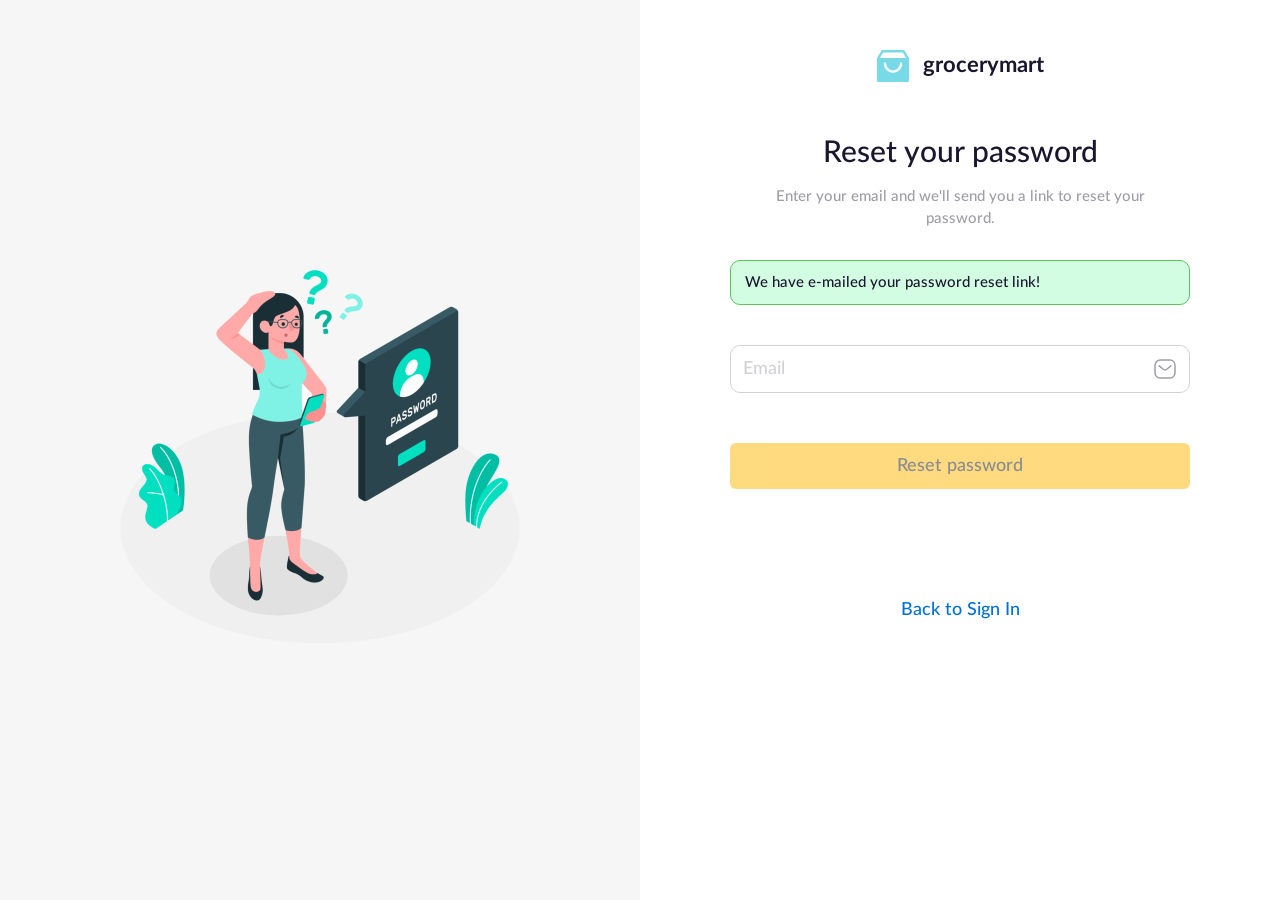
<file: reset-password-emailed.html>
<!DOCTYPE html>
<html lang="en">
    <head>
        <meta charset="UTF-8" />
        <meta name="viewport" content="width=device-width, initial-scale=1.0" />
        <title>Reset your password | Grocery Mart</title>

        <!-- Favicon -->
        <link rel="apple-touch-icon" sizes="76x76" href="./assets/favicon/apple-touch-icon.png" />
        <link rel="icon" type="image/png" sizes="32x32" href="./assets/favicon/favicon-32x32.png" />
        <link rel="icon" type="image/png" sizes="16x16" href="./assets/favicon/favicon-16x16.png" />
        <link rel="manifest" href="./assets/favicon/site.webmanifest" />
        <meta name="msapplication-TileColor" content="#da532c" />
        <meta name="theme-color" content="#ffffff" />

        <!-- Fonts -->
        <link rel="stylesheet" href="./assets/fonts/stylesheet.css" />

        <!-- Styles -->
        <link rel="stylesheet" href="./assets/css/main.css" />

        <!-- Scripts -->
        <script src="./assets/js/scripts.js"></script>
    </head>
    <body>
        <main class="auth">
            <!-- Auth intro -->
            <div class="auth__intro d-md-none">
                <img src="./assets/img/auth/forgot-password.png" alt="" class="auth__intro-img" />
            </div>

            <!-- Auth content -->
            <div class="auth__content">
                <div class="auth__content-inner">
                    <a href="./" class="logo">
                        <img src="./assets/icons/logo.svg" alt="grocerymart" class="logo__img" />
                        <h2 class="logo__title">grocerymart</h2>
                    </a>
                    <h1 class="auth__heading">Reset your password</h1>
                    <p class="auth__desc">Enter your email and we'll send you a link to reset your password.</p>
                    <div class="auth__message message message--success">We have e-mailed your password reset link!</div>
                    <form action="./index-logined.html" class="form auth__form auth__form-forgot">
                        <div class="form__group">
                            <div class="form__text-input">
                                <input type="email" name="" id="" placeholder="Email" class="form__input" required />
                                <img src="./assets/icons/message.svg" alt="" class="form__input-icon" />
                                <img src="./assets/icons/form-error.svg" alt="" class="form__input-icon-error" />
                            </div>
                            <p class="form__error">Email is not in correct format</p>
                        </div>
                        <div class="form__group auth__btn-group">
                            <button class="btn btn--primary auth__btn form__submit-btn">Reset password</button>
                        </div>
                    </form>

                    <p class="auth__text">
                        <a href="./sign-in.html" class="auth__link auth__text-link">Back to Sign In</a>
                    </p>
                </div>
            </div>
        </main>
        <script>
            window.dispatchEvent(new Event("template-loaded"));
        </script>
    </body>
</html>
</file>
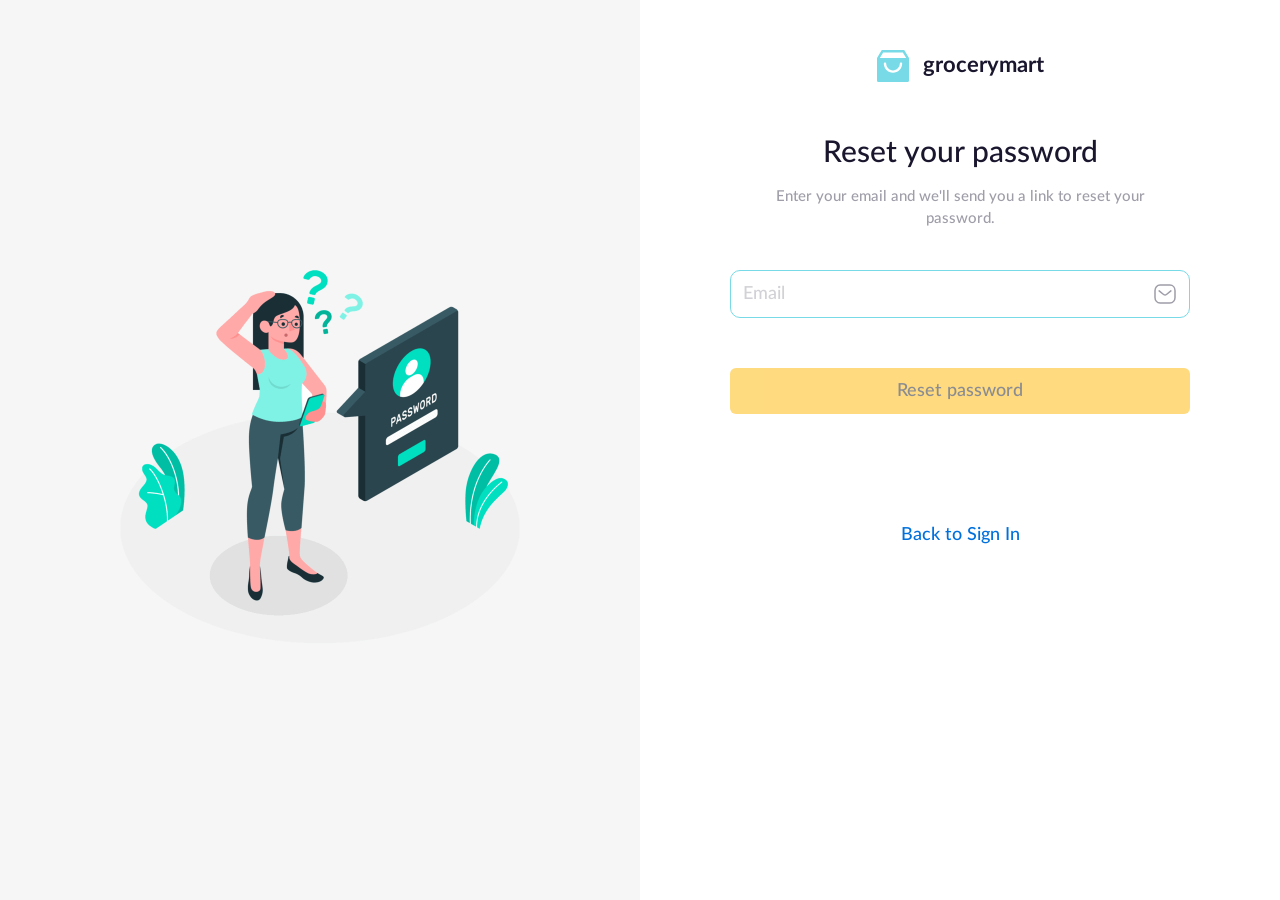
<file: reset-password.html>
<!DOCTYPE html>
<html lang="en">
    <head>
        <meta charset="UTF-8" />
        <meta name="viewport" content="width=device-width, initial-scale=1.0" />
        <title>Reset your password | Grocery Mart</title>

        <!-- Favicon -->
        <link rel="apple-touch-icon" sizes="76x76" href="./assets/favicon/apple-touch-icon.png" />
        <link rel="icon" type="image/png" sizes="32x32" href="./assets/favicon/favicon-32x32.png" />
        <link rel="icon" type="image/png" sizes="16x16" href="./assets/favicon/favicon-16x16.png" />
        <link rel="manifest" href="./assets/favicon/site.webmanifest" />
        <meta name="msapplication-TileColor" content="#da532c" />
        <meta name="theme-color" content="#ffffff" />

        <!-- Fonts -->
        <link rel="stylesheet" href="./assets/fonts/stylesheet.css" />

        <!-- Styles -->
        <link rel="stylesheet" href="./assets/css/main.css" />

        <!-- Scripts -->
        <script src="./assets/js/scripts.js"></script>
    </head>
    <body>
        <main class="auth">
            <!-- Auth intro -->
            <div class="auth__intro d-md-none">
                <img src="./assets/img/auth/forgot-password.png" alt="" class="auth__intro-img" />
            </div>

            <!-- Auth content -->
            <div class="auth__content">
                <div class="auth__content-inner">
                    <a href="./" class="logo">
                        <img src="./assets/icons/logo.svg" alt="grocerymart" class="logo__img" />
                        <h2 class="logo__title">grocerymart</h2>
                    </a>
                    <h1 class="auth__heading">Reset your password</h1>
                    <p class="auth__desc">Enter your email and we'll send you a link to reset your password.</p>
                    <!-- <div class="auth__message message message--success">We have e-mailed your password reset link!</div> -->
                    <form action="./reset-password-emailed.html" class="form auth__form auth__form-forgot">
                        <div class="form__group">
                            <div class="form__text-input">
                                <input
                                    type="email"
                                    name=""
                                    id=""
                                    placeholder="Email"
                                    class="form__input"
                                    autofocus
                                    required
                                />
                                <img src="./assets/icons/message.svg" alt="" class="form__input-icon" />
                                <img src="./assets/icons/form-error.svg" alt="" class="form__input-icon-error" />
                            </div>
                            <p class="form__error">Email is not in correct format</p>
                        </div>
                        <div class="form__group auth__btn-group">
                            <button class="btn btn--primary auth__btn form__submit-btn">Reset password</button>
                        </div>
                    </form>

                    <p class="auth__text">
                        <a href="./sign-in.html" class="auth__link auth__text-link">Back to Sign In</a>
                    </p>
                </div>
            </div>
        </main>
        <script>
            window.dispatchEvent(new Event("template-loaded"));
        </script>
    </body>
</html>
</file>
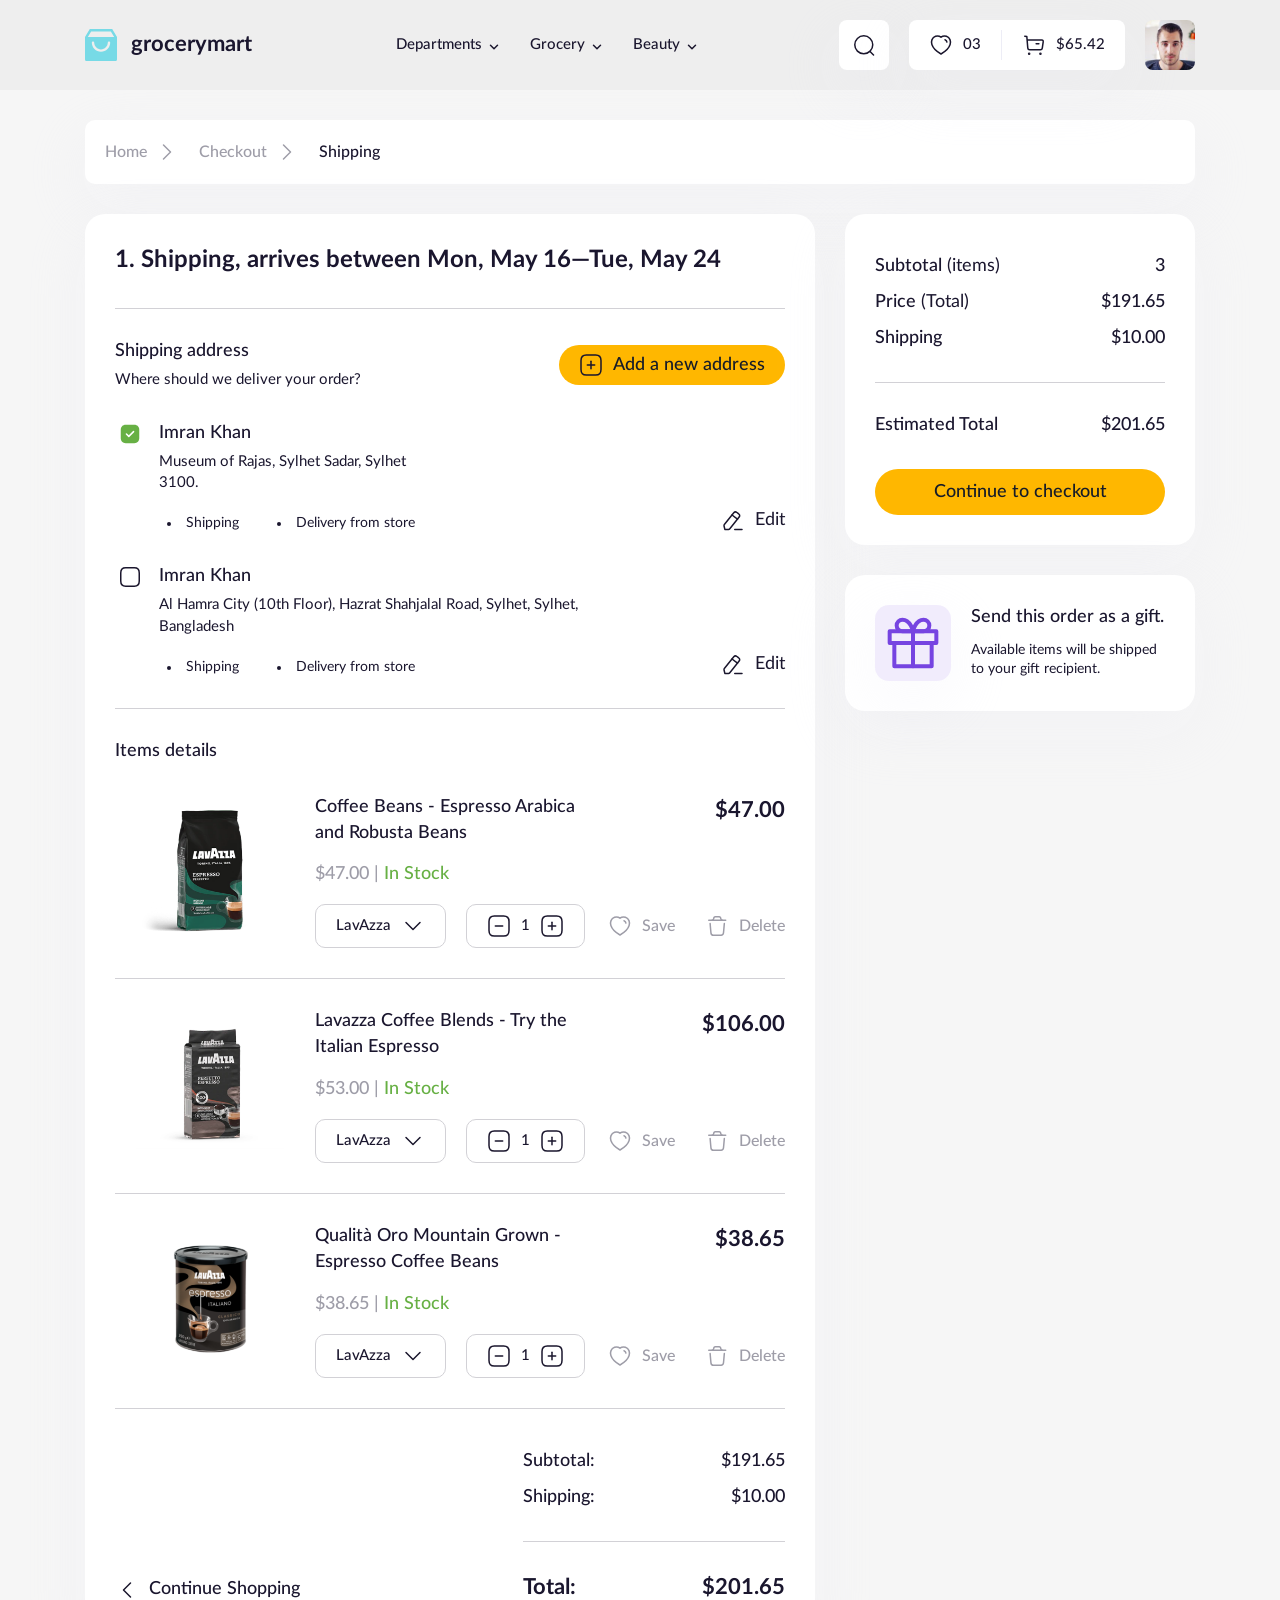
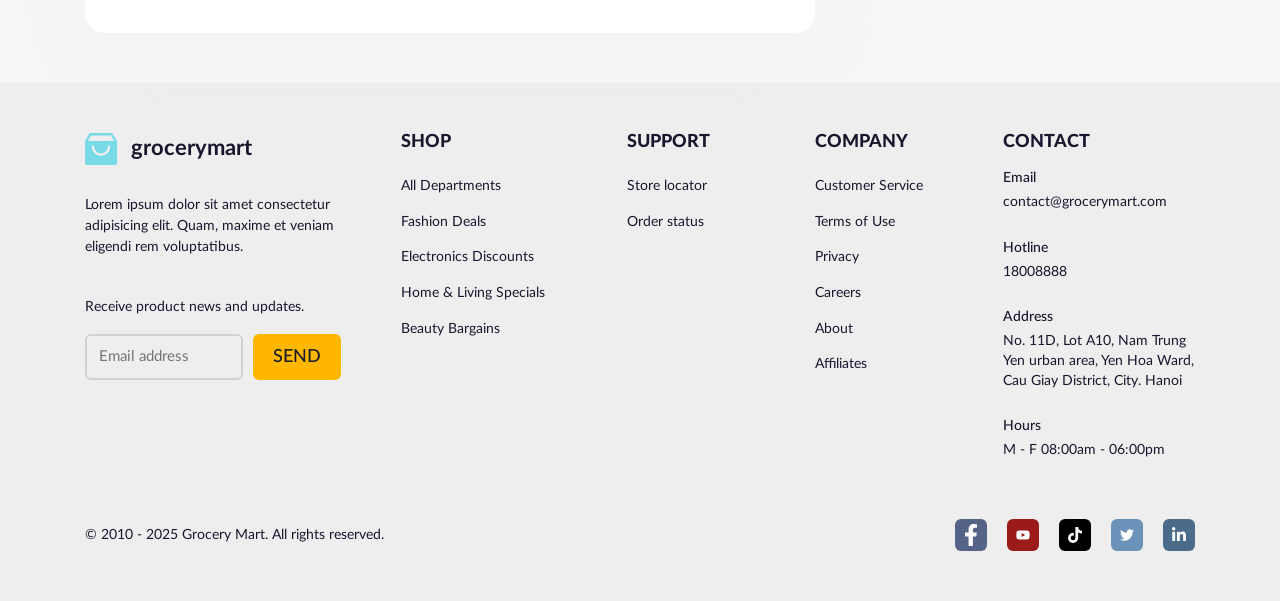
<file: shipping.html>
<!DOCTYPE html>
<html lang="en">
    <head>
        <meta charset="UTF-8" />
        <meta name="viewport" content="width=device-width, initial-scale=1.0" />
        <title>Shipping | Grocery Mart</title>

        <!-- Favicon -->
        <link rel="apple-touch-icon" sizes="76x76" href="./assets/favicon/apple-touch-icon.png" />
        <link rel="icon" type="image/png" sizes="32x32" href="./assets/favicon/favicon-32x32.png" />
        <link rel="icon" type="image/png" sizes="16x16" href="./assets/favicon/favicon-16x16.png" />
        <link rel="manifest" href="./assets/favicon/site.webmanifest" />
        <meta name="msapplication-TileColor" content="#da532c" />
        <meta name="theme-color" content="#ffffff" />

        <!-- Fonts -->
        <link rel="stylesheet" href="./assets/fonts/stylesheet.css" />

        <!-- Styles -->
        <link rel="stylesheet" href="./assets/css/main.css" />

        <!-- Scripts -->
        <script src="./assets/js/scripts.js"></script>
    </head>
    <body>
        <!-- Header -->
        <header id="header" class="header"></header>
        <script>
            load("#header", "./templates/header-logined.html");
        </script>

        <!-- MAIN -->
        <main class="checkout-page">
            <div class="container">
                <!-- Search bar -->
                <div class="checkout-container">
                    <div class="search-bar d-none d-md-flex">
                        <input type="text" name="" id="" placeholder="Search for item" class="search-bar__input" />
                        <button class="search-bar__submit">
                            <img src="./assets/icons/search.svg" alt="" class="search-bar__icon icon" />
                        </button>
                    </div>
                </div>

                <!-- Breadcrumbs -->
                <div class="checkout-container">
                    <ul class="breadcrumbs checkout-page__breadcrumbs">
                        <li>
                            <a href="./" class="breadcrumbs__link">
                                Home
                                <img src="./assets/icons/arrow-right.svg" alt="" />
                            </a>
                        </li>
                        <li>
                            <a href="./checkout.html" class="breadcrumbs__link">
                                Checkout
                                <img src="./assets/icons/arrow-right.svg" alt="" />
                            </a>
                        </li>
                        <li>
                            <a href="#!" class="breadcrumbs__link breadcrumbs__link--current">Shipping</a>
                        </li>
                    </ul>
                </div>

                <!-- Checkout content -->
                <div class="checkout-container">
                    <div class="row gy-xl-3">
                        <div class="col-8 col-xl-12">
                            <div class="cart-info">
                                <h1 class="cart-info__heading">1. Shipping, arrives between Mon, May 16—Tue, May 24</h1>
                                <div class="cart-info__separate"></div>

                                <!-- Checkout address -->
                                <div class="user-address">
                                    <div class="user-address__top">
                                        <div>
                                            <h2 class="user-address__title">Shipping address</h2>
                                            <p class="user-address__desc">Where should we deliver your order?</p>
                                        </div>
                                        <button
                                            class="user-address__btn btn btn--primary btn--rounded btn--small js-toggle"
                                            toggle-target="#add-new-address"
                                        >
                                            <img src="./assets/icons/plus.svg" alt="" />
                                            Add a new address
                                        </button>
                                    </div>
                                    <div class="user-address__list">
                                        <!-- Empty message -->
                                        <!-- <p class="user-address__message">
                                            Not address yet.
                                            <a class="user-address__link js-toggle" href="#!" toggle-target="#add-new-address">Add a new address</a>
                                        </p> -->

                                        <!-- Address card 1 -->
                                        <article class="address-card">
                                            <div class="address-card__left">
                                                <div class="address-card__choose">
                                                    <label class="cart-info__checkbox">
                                                        <input
                                                            type="radio"
                                                            name="shipping-adress"
                                                            checked
                                                            class="cart-info__checkbox-input"
                                                        />
                                                    </label>
                                                </div>
                                                <div class="address-card__info">
                                                    <h3 class="address-card__title">Imran Khan</h3>
                                                    <p class="address-card__desc">
                                                        Museum of Rajas, Sylhet Sadar, Sylhet 3100.
                                                    </p>
                                                    <ul class="address-card__list">
                                                        <li class="address-card__list-item">Shipping</li>
                                                        <li class="address-card__list-item">Delivery from store</li>
                                                    </ul>
                                                </div>
                                            </div>
                                            <div class="address-card__right">
                                                <div class="address-card__ctrl">
                                                    <button
                                                        class="cart-info__edit-btn js-toggle"
                                                        toggle-target="#add-new-address"
                                                    >
                                                        <img class="icon" src="./assets/icons/edit.svg" alt="" />
                                                        Edit
                                                    </button>
                                                </div>
                                            </div>
                                        </article>

                                        <!-- Address card 2 -->
                                        <article class="address-card">
                                            <div class="address-card__left">
                                                <div class="address-card__choose">
                                                    <label class="cart-info__checkbox">
                                                        <input
                                                            type="radio"
                                                            name="shipping-adress"
                                                            class="cart-info__checkbox-input"
                                                        />
                                                    </label>
                                                </div>
                                                <div class="address-card__info">
                                                    <h3 class="address-card__title">Imran Khan</h3>
                                                    <p class="address-card__desc">
                                                        Al Hamra City (10th Floor), Hazrat Shahjalal Road, Sylhet,
                                                        Sylhet, Bangladesh
                                                    </p>
                                                    <ul class="address-card__list">
                                                        <li class="address-card__list-item">Shipping</li>
                                                        <li class="address-card__list-item">Delivery from store</li>
                                                    </ul>
                                                </div>
                                            </div>
                                            <div class="address-card__right">
                                                <div class="address-card__ctrl">
                                                    <button
                                                        class="cart-info__edit-btn js-toggle"
                                                        toggle-target="#add-new-address"
                                                    >
                                                        <img class="icon" src="./assets/icons/edit.svg" alt="" />
                                                        Edit
                                                    </button>
                                                </div>
                                            </div>
                                        </article>
                                    </div>
                                </div>

                                <div class="cart-info__separate"></div>

                                <h2 class="cart-info__sub-heading">Items details</h2>
                                <div class="cart-info__list">
                                    <!-- Cart item 1 -->
                                    <article class="cart-item">
                                        <a href="./product-detail.html">
                                            <img
                                                src="./assets/img/product/item-1.png"
                                                alt=""
                                                class="cart-item__thumb"
                                            />
                                        </a>
                                        <div class="cart-item__content">
                                            <div class="cart-item__content-left">
                                                <h3 class="cart-item__title">
                                                    <a href="./product-detail.html">
                                                        Coffee Beans - Espresso Arabica and Robusta Beans
                                                    </a>
                                                </h3>
                                                <p class="cart-item__price-wrap">
                                                    $47.00 | <span class="cart-item__status">In Stock</span>
                                                </p>
                                                <div class="cart-item__ctrl cart-item__ctrl--md-block">
                                                    <div class="cart-item__input">
                                                        LavAzza
                                                        <img
                                                            class="icon"
                                                            src="./assets/icons/arrow-down-2.svg"
                                                            alt=""
                                                        />
                                                    </div>
                                                    <div class="cart-item__input">
                                                        <button class="cart-item__input-btn">
                                                            <img class="icon" src="./assets/icons/minus.svg" alt="" />
                                                        </button>
                                                        <span>1</span>
                                                        <button class="cart-item__input-btn">
                                                            <img class="icon" src="./assets/icons/plus.svg" alt="" />
                                                        </button>
                                                    </div>
                                                </div>
                                            </div>
                                            <div class="cart-item__content-right">
                                                <p class="cart-item__total-price">$47.00</p>
                                                <div class="cart-item__ctrl">
                                                    <button class="cart-item__ctrl-btn">
                                                        <img src="./assets/icons/heart-2.svg" alt="" />
                                                        Save
                                                    </button>
                                                    <button
                                                        class="cart-item__ctrl-btn js-toggle"
                                                        toggle-target="#delete-confirm"
                                                    >
                                                        <img src="./assets/icons/trash.svg" alt="" />
                                                        Delete
                                                    </button>
                                                </div>
                                            </div>
                                        </div>
                                    </article>

                                    <!-- Cart item 2 -->
                                    <article class="cart-item">
                                        <a href="./product-detail.html">
                                            <img
                                                src="./assets/img/product/item-2.png"
                                                alt=""
                                                class="cart-item__thumb"
                                            />
                                        </a>
                                        <div class="cart-item__content">
                                            <div class="cart-item__content-left">
                                                <h3 class="cart-item__title">
                                                    <a href="./product-detail.html">
                                                        Lavazza Coffee Blends - Try the Italian Espresso
                                                    </a>
                                                </h3>
                                                <p class="cart-item__price-wrap">
                                                    $53.00 | <span class="cart-item__status">In Stock</span>
                                                </p>
                                                <div class="cart-item__ctrl cart-item__ctrl--md-block">
                                                    <div class="cart-item__input">
                                                        LavAzza
                                                        <img
                                                            class="icon"
                                                            src="./assets/icons/arrow-down-2.svg"
                                                            alt=""
                                                        />
                                                    </div>
                                                    <div class="cart-item__input">
                                                        <button class="cart-item__input-btn">
                                                            <img class="icon" src="./assets/icons/minus.svg" alt="" />
                                                        </button>
                                                        <span>1</span>
                                                        <button class="cart-item__input-btn">
                                                            <img class="icon" src="./assets/icons/plus.svg" alt="" />
                                                        </button>
                                                    </div>
                                                </div>
                                            </div>
                                            <div class="cart-item__content-right">
                                                <p class="cart-item__total-price">$106.00</p>
                                                <div class="cart-item__ctrl">
                                                    <button class="cart-item__ctrl-btn">
                                                        <img src="./assets/icons/heart-2.svg" alt="" />
                                                        Save
                                                    </button>
                                                    <button
                                                        class="cart-item__ctrl-btn js-toggle"
                                                        toggle-target="#delete-confirm"
                                                    >
                                                        <img src="./assets/icons/trash.svg" alt="" />
                                                        Delete
                                                    </button>
                                                </div>
                                            </div>
                                        </div>
                                    </article>

                                    <!-- Cart item 3 -->
                                    <article class="cart-item">
                                        <a href="./product-detail.html">
                                            <img
                                                src="./assets/img/product/item-3.png"
                                                alt=""
                                                class="cart-item__thumb"
                                            />
                                        </a>
                                        <div class="cart-item__content">
                                            <div class="cart-item__content-left">
                                                <h3 class="cart-item__title">
                                                    <a href="./product-detail.html">
                                                        Qualità Oro Mountain Grown - Espresso Coffee Beans
                                                    </a>
                                                </h3>
                                                <p class="cart-item__price-wrap">
                                                    $38.65 | <span class="cart-item__status">In Stock</span>
                                                </p>
                                                <div class="cart-item__ctrl cart-item__ctrl--md-block">
                                                    <div class="cart-item__input">
                                                        LavAzza
                                                        <img
                                                            class="icon"
                                                            src="./assets/icons/arrow-down-2.svg"
                                                            alt=""
                                                        />
                                                    </div>
                                                    <div class="cart-item__input">
                                                        <button class="cart-item__input-btn">
                                                            <img class="icon" src="./assets/icons/minus.svg" alt="" />
                                                        </button>
                                                        <span>1</span>
                                                        <button class="cart-item__input-btn">
                                                            <img class="icon" src="./assets/icons/plus.svg" alt="" />
                                                        </button>
                                                    </div>
                                                </div>
                                            </div>
                                            <div class="cart-item__content-right">
                                                <p class="cart-item__total-price">$38.65</p>
                                                <div class="cart-item__ctrl">
                                                    <button class="cart-item__ctrl-btn">
                                                        <img src="./assets/icons/heart-2.svg" alt="" />
                                                        Save
                                                    </button>
                                                    <button
                                                        class="cart-item__ctrl-btn js-toggle"
                                                        toggle-target="#delete-confirm"
                                                    >
                                                        <img src="./assets/icons/trash.svg" alt="" />
                                                        Delete
                                                    </button>
                                                </div>
                                            </div>
                                        </div>
                                    </article>
                                </div>
                                <div class="cart-info__bottom d-md-none">
                                    <div class="row">
                                        <div class="col-8 col-xxl-7">
                                            <div class="cart-info__continue">
                                                <a href="./" class="cart-info__continue-link">
                                                    <img
                                                        class="cart-info__continue-icon icon"
                                                        src="./assets/icons/arrow-down-2.svg"
                                                        alt=""
                                                    />
                                                    Continue Shopping
                                                </a>
                                            </div>
                                        </div>
                                        <div class="col-4 col-xxl-5">
                                            <div class="cart-info__row">
                                                <span>Subtotal:</span>
                                                <span>$191.65</span>
                                            </div>
                                            <div class="cart-info__row">
                                                <span>Shipping:</span>
                                                <span>$10.00</span>
                                            </div>
                                            <div class="cart-info__separate"></div>
                                            <div class="cart-info__row cart-info__row--bold">
                                                <span>Total:</span>
                                                <span>$201.65</span>
                                            </div>
                                        </div>
                                    </div>
                                </div>
                            </div>
                        </div>
                        <div class="col-4 col-xl-12">
                            <div class="cart-info">
                                <div class="cart-info__row">
                                    <span>Subtotal <span class="cart-info__sub-label">(items)</span></span>
                                    <span>3</span>
                                </div>
                                <div class="cart-info__row">
                                    <span>Price <span class="cart-info__sub-label">(Total)</span></span>
                                    <span>$191.65</span>
                                </div>
                                <div class="cart-info__row">
                                    <span>Shipping</span>
                                    <span>$10.00</span>
                                </div>
                                <div class="cart-info__separate"></div>
                                <div class="cart-info__row">
                                    <span>Estimated Total</span>
                                    <span>$201.65</span>
                                </div>
                                <a href="./payment.html" class="cart-info__next-btn btn btn--primary btn--rounded">
                                    Continue to checkout
                                </a>
                            </div>
                            <div class="cart-info">
                                <a href="#!">
                                    <article class="gift-item">
                                        <div class="gift-item__icon-wrap">
                                            <img src="./assets/icons/gift.svg" alt="" class="gift-item__icon" />
                                        </div>
                                        <div class="gift-item__content">
                                            <h3 class="gift-item__title">Send this order as a gift.</h3>
                                            <p class="gift-item__desc">
                                                Available items will be shipped to your gift recipient.
                                            </p>
                                        </div>
                                    </article>
                                </a>
                            </div>
                        </div>
                    </div>
                </div>
            </div>
        </main>

        <!-- Footer -->
        <footer id="footer" class="footer"></footer>
        <script>
            load("#footer", "./templates/footer.html");
        </script>

        <!-- Modal: confirm remove shopping cart item -->
        <div id="delete-confirm" class="modal modal--small hide">
            <div class="modal__content">
                <p class="modal__text">Do you want to remove this item from shopping cart?</p>
                <div class="modal__bottom">
                    <button class="btn btn--small btn--outline modal__btn js-toggle" toggle-target="#delete-confirm">
                        Cancel
                    </button>
                    <button
                        class="btn btn--small btn--danger btn--primary modal__btn btn--no-margin js-toggle"
                        toggle-target="#delete-confirm"
                    >
                        Delete
                    </button>
                </div>
            </div>
            <div class="modal__overlay js-toggle" toggle-target="#delete-confirm"></div>
        </div>

        <!-- Modal: address new shipping address -->
        <div id="add-new-address" class="modal hide" style="--content-width: 650px">
            <div class="modal__content">
                <form action="" class="form">
                    <h2 class="modal__heading">Add new shipping address</h2>
                    <div class="modal__body">
                        <div class="form__row">
                            <div class="form__group">
                                <label for="name" class="form__label form__label--small">Name</label>
                                <div class="form__text-input form__text-input--small">
                                    <input
                                        type="text"
                                        name="name"
                                        id="name"
                                        placeholder="Name"
                                        class="form__input"
                                        required
                                        minlength="2"
                                    />
                                    <img src="./assets/icons/form-error.svg" alt="" class="form__input-icon-error" />
                                </div>
                                <p class="form__error">Name must be at least 2 characters</p>
                            </div>
                            <div class="form__group">
                                <label for="phone" class="form__label form__label--small">Phone</label>
                                <div class="form__text-input form__text-input--small">
                                    <input
                                        type="tel"
                                        name="phone"
                                        id="phone"
                                        placeholder="Phone"
                                        class="form__input"
                                        required
                                        minlength="10"
                                    />
                                    <img src="./assets/icons/form-error.svg" alt="" class="form__input-icon-error" />
                                </div>
                                <p class="form__error">Phone must be at least 10 characters</p>
                            </div>
                        </div>
                        <div class="form__group">
                            <label for="address" class="form__label form__label--small">Address</label>
                            <div class="form__text-area">
                                <textarea
                                    name="address"
                                    id="address"
                                    placeholder="Address (Area and street)"
                                    class="form__text-area-input"
                                    required
                                ></textarea>
                                <img src="./assets/icons/form-error.svg" alt="" class="form__input-icon-error" />
                            </div>
                            <p class="form__error">Address not empty</p>
                        </div>
                        <div class="form__group">
                            <label for="city" class="form__label form__label--small">City/District/Town</label>
                            <div class="form__text-input form__text-input--small">
                                <input
                                    type="text"
                                    name=""
                                    placeholder="City/District/Town"
                                    id="city"
                                    readonly
                                    class="form__input js-toggle"
                                    toggle-target="#city-dialog"
                                />
                                <img src="./assets/icons/form-error.svg" alt="" class="form__input-icon-error" />

                                <!-- Select dialog -->
                                <div id="city-dialog" class="form__select-dialog hide">
                                    <h2 class="form__dialog-heading d-none d-sm-block">City/District/Town</h2>
                                    <button
                                        class="form__close-dialog d-none d-sm-block js-toggle"
                                        toggle-target="#city-dialog"
                                    >
                                        &times
                                    </button>
                                    <div class="form__search">
                                        <input type="text" placeholder="Search" class="form__search-input" />
                                        <img src="./assets/icons/search.svg" alt="" class="form__search-icon icon" />
                                    </div>
                                    <ul class="form__options-list">
                                        <li class="form__option">Ha Noi</li>
                                        <li class="form__option form__option--current">Ho Chi Minh</li>
                                        <li class="form__option">Da Nang</li>
                                        <li class="form__option">Ha Noi</li>
                                        <li class="form__option">Ho Chi Minh</li>
                                        <li class="form__option">Da Nang</li>
                                        <li class="form__option">Ha Noi</li>
                                        <li class="form__option">Ho Chi Minh</li>
                                        <li class="form__option">Da Nang</li>
                                        <li class="form__option">Ha Noi</li>
                                        <li class="form__option">Ho Chi Minh</li>
                                        <li class="form__option">Da Nang</li>
                                        <li class="form__option">Ha Noi</li>
                                        <li class="form__option">Ho Chi Minh</li>
                                        <li class="form__option">Da Nang</li>
                                        <li class="form__option">Ha Noi</li>
                                        <li class="form__option">Ho Chi Minh</li>
                                        <li class="form__option">Da Nang</li>
                                        <li class="form__option">Ha Noi</li>
                                        <li class="form__option">Ho Chi Minh</li>
                                        <li class="form__option">Da Nang</li>
                                        <li class="form__option">Ha Noi</li>
                                        <li class="form__option">Ho Chi Minh</li>
                                        <li class="form__option">Da Nang</li>
                                        <li class="form__option">Ha Noi</li>
                                        <li class="form__option">Ho Chi Minh</li>
                                        <li class="form__option">Da Nang</li>
                                        <li class="form__option">Ha Noi</li>
                                        <li class="form__option">Ho Chi Minh</li>
                                        <li class="form__option">Da Nang</li>
                                        <li class="form__option">Ha Noi</li>
                                        <li class="form__option">Ho Chi Minh</li>
                                        <li class="form__option">Da Nang</li>
                                        <li class="form__option">Ha Noi</li>
                                        <li class="form__option">Ho Chi Minh</li>
                                        <li class="form__option">Da Nang</li>
                                    </ul>
                                </div>
                            </div>
                            <p class="form__error">Phone must be at least 11 characters</p>
                        </div>
                        <div class="form__group form__group--inline">
                            <label class="form__checkbox">
                                <input type="checkbox" name="" id="" class="form__checkbox-input d-none" />
                                <span class="form__checkbox-label">Set as default address</span>
                            </label>
                        </div>
                    </div>
                    <div class="modal__bottom">
                        <button class="btn btn--small btn--text modal__btn js-toggle" toggle-target="#add-new-address">
                            Cancel
                        </button>
                        <button
                            class="btn btn--small btn--primary modal__btn btn--no-margin js-toggle"
                            toggle-target="#add-new-address"
                        >
                            Create
                        </button>
                    </div>
                </form>
            </div>
            <div class="modal__overlay"></div>
        </div>
    </body>
</html>
</file>
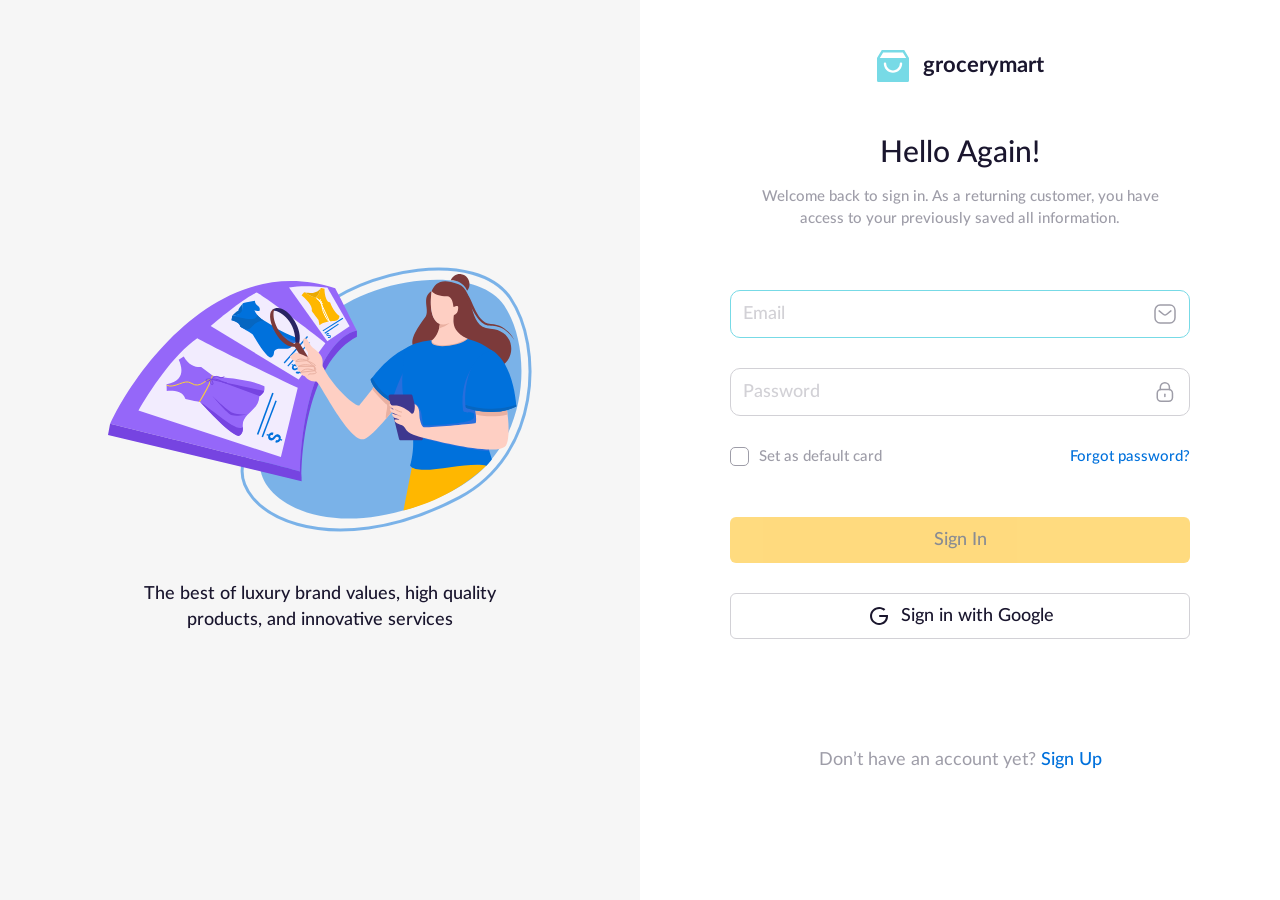
<file: sign-in.html>
<!DOCTYPE html>
<html lang="en">
    <head>
        <meta charset="UTF-8" />
        <meta name="viewport" content="width=device-width, initial-scale=1.0" />
        <title>Sign in | Grocery Mart</title>

        <!-- Favicon -->
        <link rel="apple-touch-icon" sizes="76x76" href="./assets/favicon/apple-touch-icon.png" />
        <link rel="icon" type="image/png" sizes="32x32" href="./assets/favicon/favicon-32x32.png" />
        <link rel="icon" type="image/png" sizes="16x16" href="./assets/favicon/favicon-16x16.png" />
        <link rel="manifest" href="./assets/favicon/site.webmanifest" />
        <meta name="msapplication-TileColor" content="#da532c" />
        <meta name="theme-color" content="#ffffff" />

        <!-- Fonts -->
        <link rel="stylesheet" href="./assets/fonts/stylesheet.css" />

        <!-- Styles -->
        <link rel="stylesheet" href="./assets/css/main.css" />

        <!-- Scripts -->
        <script src="./assets/js/scripts.js"></script>
    </head>
    <body>
        <main class="auth">
            <!-- Auth intro -->
            <div class="auth__intro d-md-none">
                <img src="./assets/img/auth/intro.svg" alt="" class="auth__intro-img" />
                <p class="auth__intro-text">
                    The best of luxury brand values, high quality products, and innovative services
                </p>
            </div>

            <!-- Auth content -->
            <div class="auth__content">
                <div class="auth__content-inner">
                    <a href="./" class="logo">
                        <img src="./assets/icons/logo.svg" alt="grocerymart" class="logo__img" />
                        <h2 class="logo__title">grocerymart</h2>
                    </a>
                    <h1 class="auth__heading">Hello Again!</h1>
                    <p class="auth__desc">
                        Welcome back to sign in. As a returning customer, you have access to your previously saved all
                        information.
                    </p>
                    <form action="./index-logined.html" class="form auth__form">
                        <div class="form__group">
                            <div class="form__text-input">
                                <input
                                    type="email"
                                    name=""
                                    id=""
                                    placeholder="Email"
                                    class="form__input"
                                    autofocus
                                    required
                                />
                                <img src="./assets/icons/message.svg" alt="" class="form__input-icon" />
                                <img src="./assets/icons/form-error.svg" alt="" class="form__input-icon-error" />
                            </div>
                            <p class="form__error">Email is not in correct format</p>
                        </div>
                        <div class="form__group">
                            <div class="form__text-input">
                                <input
                                    type="password"
                                    name=""
                                    id=""
                                    placeholder="Password"
                                    class="form__input"
                                    required
                                    minlength="6"
                                />
                                <img src="./assets/icons/lock.svg" alt="" class="form__input-icon" />
                                <img src="./assets/icons/form-error.svg" alt="" class="form__input-icon-error" />
                            </div>
                            <p class="form__error">Password must be at least 6 characters</p>
                        </div>
                        <div class="form__group form__group--inline">
                            <label class="form__checkbox">
                                <input type="checkbox" name="" id="" class="form__checkbox-input d-none" />
                                <span class="form__checkbox-label">Set as default card</span>
                            </label>
                            <a href="./reset-password.html" class="auth__link form__pull-right">Forgot password?</a>
                        </div>
                        <div class="form__group auth__btn-group">
                            <button class="btn btn--primary auth__btn form__submit-btn">Sign In</button>
                            <button class="btn btn--outline auth__btn btn--no-margin">
                                <img src="./assets/icons/google.svg" alt="" class="btn__icon icon" />
                                Sign in with Google
                            </button>
                        </div>
                    </form>

                    <p class="auth__text">
                        Don’t have an account yet?
                        <a href="./sign-up.html" class="auth__link auth__text-link">Sign Up</a>
                    </p>
                </div>
            </div>
        </main>
        <script>
            window.dispatchEvent(new Event("template-loaded"));
        </script>
    </body>
</html>
</file>
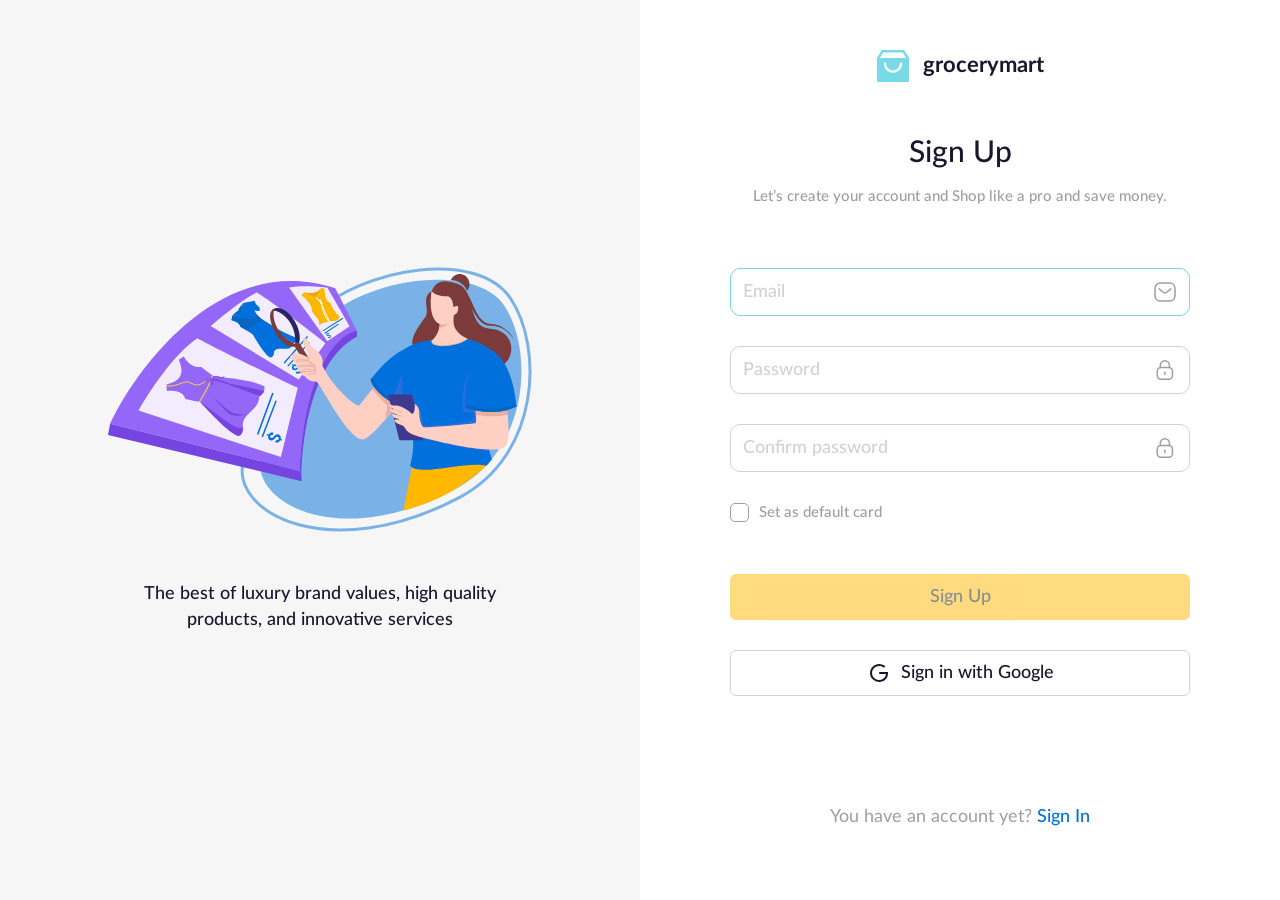
<file: sign-up.html>
<!DOCTYPE html>
<html lang="en">
    <head>
        <meta charset="UTF-8" />
        <meta name="viewport" content="width=device-width, initial-scale=1.0" />
        <title>Sign up | Grocery Mart</title>

        <!-- Favicon -->
        <link rel="apple-touch-icon" sizes="76x76" href="./assets/favicon/apple-touch-icon.png" />
        <link rel="icon" type="image/png" sizes="32x32" href="./assets/favicon/favicon-32x32.png" />
        <link rel="icon" type="image/png" sizes="16x16" href="./assets/favicon/favicon-16x16.png" />
        <link rel="manifest" href="./assets/favicon/site.webmanifest" />
        <meta name="msapplication-TileColor" content="#da532c" />
        <meta name="theme-color" content="#ffffff" />

        <!-- Fonts -->
        <link rel="stylesheet" href="./assets/fonts/stylesheet.css" />

        <!-- Styles -->
        <link rel="stylesheet" href="./assets/css/main.css" />

        <!-- Scripts -->
        <script src="./assets/js/scripts.js"></script>
    </head>
    <body>
        <main class="auth">
            <!-- Auth intro -->
            <div class="auth__intro">
                <a href="./" class="logo auth__intro-logo d-none d-md-flex">
                    <img src="./assets/icons/logo.svg" alt="grocerymart" class="logo__img" />
                    <h1 class="logo__title">grocerymart</h1>
                </a>
                <img src="./assets/img/auth/intro.svg" alt="" class="auth__intro-img" />
                <p class="auth__intro-text">
                    The best of luxury brand values, high quality products, and innovative services
                </p>
                <button class="auth__intro-next d-none d-md-flex js-toggle" toggle-target="#auth-content">
                    <img src="./assets/img/auth/intro-arrow.svg" alt="" />
                </button>
            </div>

            <!-- Auth content -->
            <div id="auth-content" class="auth__content hide">
                <div class="auth__content-inner">
                    <a href="./" class="logo">
                        <img src="./assets/icons/logo.svg" alt="grocerymart" class="logo__img" />
                        <h1 class="logo__title">grocerymart</h1>
                    </a>
                    <h1 class="auth__heading">Sign Up</h1>
                    <p class="auth__desc">Let’s create your account and Shop like a pro and save money.</p>
                    <form action="./index-logined.html" class="form auth__form">
                        <div class="form__group">
                            <div class="form__text-input">
                                <input
                                    type="email"
                                    name=""
                                    id=""
                                    placeholder="Email"
                                    class="form__input"
                                    autofocus
                                    required
                                />
                                <img src="./assets/icons/message.svg" alt="" class="form__input-icon" />
                                <img src="./assets/icons/form-error.svg" alt="" class="form__input-icon-error" />
                            </div>
                            <p class="form__error">Email is not in correct format</p>
                        </div>
                        <div class="form__group">
                            <div class="form__text-input">
                                <input
                                    type="password"
                                    name=""
                                    id=""
                                    placeholder="Password"
                                    class="form__input"
                                    required
                                    minlength="6"
                                />
                                <img src="./assets/icons/lock.svg" alt="" class="form__input-icon" />
                                <img src="./assets/icons/form-error.svg" alt="" class="form__input-icon-error" />
                            </div>
                            <p class="form__error">Password must be at least 6 characters</p>
                        </div>
                        <div class="form__group">
                            <div class="form__text-input">
                                <input
                                    type="password"
                                    name=""
                                    id=""
                                    placeholder="Confirm password"
                                    class="form__input"
                                    required
                                    minlength="6"
                                />
                                <img src="./assets/icons/lock.svg" alt="" class="form__input-icon" />
                                <img src="./assets/icons/form-error.svg" alt="" class="form__input-icon-error" />
                            </div>
                            <p class="form__error">Password must be at least 6 characters</p>
                        </div>
                        <div class="form__group form__group--inline">
                            <label class="form__checkbox">
                                <input type="checkbox" name="" id="" class="form__checkbox-input d-none" />
                                <span class="form__checkbox-label">Set as default card</span>
                            </label>
                        </div>
                        <div class="form__group auth__btn-group">
                            <button class="btn btn--primary auth__btn form__submit-btn">Sign Up</button>
                            <button class="btn btn--outline auth__btn btn--no-margin">
                                <img src="./assets/icons/google.svg" alt="" class="btn__icon icon" />
                                Sign in with Google
                            </button>
                        </div>
                    </form>

                    <p class="auth__text">
                        You have an account yet?
                        <a href="./sign-in.html" class="auth__link auth__text-link">Sign In</a>
                    </p>
                </div>
            </div>
        </main>
        <script>
            window.dispatchEvent(new Event("template-loaded"));
        </script>
    </body>
</html>
</file>
<file: assets/fonts/stylesheet.css>
/* LATO */
@font-face {
    font-family: 'Lato';
    src: url('Lato-Bold.woff2') format('woff2'), url('Lato-Bold.woff') format('woff');
    font-weight: bold;
    font-style: normal;
    font-display: swap;
}

@font-face {
    font-family: 'Lato Hairline';
    src: url('Lato-Hairline.woff2') format('woff2'), url('Lato-Hairline.woff') format('woff');
    font-weight: normal;
    font-style: normal;
    font-display: swap;
}

@font-face {
    font-family: 'Lato';
    src: url('Lato-Black.woff2') format('woff2'), url('Lato-Black.woff') format('woff');
    font-weight: 900;
    font-style: normal;
    font-display: swap;
}

@font-face {
    font-family: 'Lato';
    src: url('Lato-Heavy.woff2') format('woff2'), url('Lato-Heavy.woff') format('woff');
    font-weight: 900;
    font-style: normal;
    font-display: swap;
}

@font-face {
    font-family: 'Lato';
    src: url('Lato-Regular.woff2') format('woff2'), url('Lato-Regular.woff') format('woff');
    font-weight: normal;
    font-style: normal;
    font-display: swap;
}

@font-face {
    font-family: 'Lato';
    src: url('Lato-Medium.woff2') format('woff2'), url('Lato-Medium.woff') format('woff');
    font-weight: 500;
    font-style: normal;
    font-display: swap;
}

@font-face {
    font-family: 'Lato';
    src: url('Lato-Italic.woff2') format('woff2'), url('Lato-Italic.woff') format('woff');
    font-weight: normal;
    font-style: italic;
    font-display: swap;
}

@font-face {
    font-family: 'Lato';
    src: url('Lato-Light.woff2') format('woff2'), url('Lato-Light.woff') format('woff');
    font-weight: 300;
    font-style: normal;
    font-display: swap;
}

@font-face {
    font-family: 'Lato';
    src: url('Lato-Thin.woff2') format('woff2'), url('Lato-Thin.woff') format('woff');
    font-weight: 100;
    font-style: normal;
    font-display: swap;
}
</file>
<file: assets/css/main.css>
/* http://meyerweb.com/eric/tools/css/reset/ 
   v2.0 | 20110126
   License: none (public domain)
*/
html,
body,
div,
span,
applet,
object,
iframe,
h1,
h2,
h3,
h4,
h5,
h6,
p,
blockquote,
pre,
a,
abbr,
acronym,
address,
big,
cite,
code,
del,
dfn,
em,
img,
ins,
kbd,
q,
s,
samp,
small,
strike,
strong,
sub,
sup,
tt,
var,
b,
u,
i,
center,
dl,
dt,
dd,
ol,
ul,
li,
fieldset,
form,
label,
legend,
table,
caption,
tbody,
tfoot,
thead,
tr,
th,
td,
article,
aside,
canvas,
details,
embed,
figure,
figcaption,
footer,
header,
hgroup,
menu,
nav,
output,
ruby,
section,
summary,
time,
mark,
audio,
video {
  margin: 0;
  padding: 0;
  border: 0;
  font-size: 100%;
  font: inherit;
  vertical-align: baseline;
}

/* HTML5 display-role reset for older browsers */
article,
aside,
details,
figcaption,
figure,
footer,
header,
hgroup,
menu,
nav,
section {
  display: block;
}

body {
  line-height: 1;
}

ol,
ul {
  list-style: none;
}

blockquote,
q {
  quotes: none;
}

blockquote:before,
blockquote:after,
q:before,
q:after {
  content: "";
  content: none;
}

table {
  border-collapse: collapse;
  border-spacing: 0;
}

*,
::before,
::after {
  box-sizing: border-box;
}

* {
  -webkit-tap-highlight-color: transparent;
}

html {
  font-size: 62.5%;
}

body {
  font-size: 1.6rem;
  font-family: Lato, sans-serif;
  color: var(--text-color);
  background: var(--body-bg);
}

a {
  color: inherit;
  text-decoration: none;
}

button {
  border: none;
  outline: none;
  background: transparent;
  padding: 0;
  cursor: pointer;
}

a,
img,
button,
input,
label,
textarea,
select {
  padding: 0;
  font-family: inherit;
  color: inherit;
  outline: none;
  border: none;
}

input,
textarea {
  background: transparent;
}

input:-webkit-autofill,
input:-webkit-autofill:focus,
input:-webkit-autofill:active,
input:-webkit-autofill:hover {
  transition: background-color 1s 9999s;
  -webkit-text-fill-color: var(--text-color);
  caret-color: var(--text-color);
}

.icon {
  filter: var(--icon-color);
}

@media (max-width: 575.98px) {
  .container {
    padding-left: 20px !important;
    padding-right: 20px !important;
  }
}

i,
em {
  font-style: italic;
}

b,
strong {
  font-weight: 600;
}

.separate {
  margin: var(--margin) 0;
  height: 1px;
  background: var(--separate-color);
}

.row > *, .container-fluid, .container {
  padding-left: calc(var(--grid-gutter-x) * 0.5);
  padding-right: calc(var(--grid-gutter-x) * 0.5);
}

.container-fluid, .container {
  --grid-gutter-x: 30px;
  --grid-gutter-y: 0;
  width: 1370px;
  margin-left: auto;
  margin-right: auto;
}

.container {
  width: 1370px;
}

.row {
  display: flex;
  flex-wrap: wrap;
  margin-top: calc(var(--grid-gutter-y) * -1);
  margin-left: calc(var(--grid-gutter-x) * 0.5 * -1);
  margin-right: calc(var(--grid-gutter-x) * 0.5 * -1);
}
.row > * {
  margin-top: var(--grid-gutter-y);
}

.col {
  flex: 1 0;
}

.row-cols-1 > * {
  flex: 0 0 auto;
  width: 100%;
}

.row-cols-2 > * {
  flex: 0 0 auto;
  width: 50%;
}

.row-cols-3 > * {
  flex: 0 0 auto;
  width: 33.3333333333%;
}

.row-cols-4 > * {
  flex: 0 0 auto;
  width: 25%;
}

.row-cols-5 > * {
  flex: 0 0 auto;
  width: 20%;
}

.row-cols-6 > * {
  flex: 0 0 auto;
  width: 16.6666666667%;
}

.col-1 {
  flex: 0 0 auto;
  width: 8.3333333333%;
}

.col-2 {
  flex: 0 0 auto;
  width: 16.6666666667%;
}

.col-3 {
  flex: 0 0 auto;
  width: 25%;
}

.col-4 {
  flex: 0 0 auto;
  width: 33.3333333333%;
}

.col-5 {
  flex: 0 0 auto;
  width: 41.6666666667%;
}

.col-6 {
  flex: 0 0 auto;
  width: 50%;
}

.col-7 {
  flex: 0 0 auto;
  width: 58.3333333333%;
}

.col-8 {
  flex: 0 0 auto;
  width: 66.6666666667%;
}

.col-9 {
  flex: 0 0 auto;
  width: 75%;
}

.col-10 {
  flex: 0 0 auto;
  width: 83.3333333333%;
}

.col-11 {
  flex: 0 0 auto;
  width: 91.6666666667%;
}

.col-12 {
  flex: 0 0 auto;
  width: 100%;
}

.offset-0 {
  margin-left: 0;
}

.offset-1 {
  margin-left: 8.3333333333%;
}

.offset-2 {
  margin-left: 16.6666666667%;
}

.offset-3 {
  margin-left: 25%;
}

.offset-4 {
  margin-left: 33.3333333333%;
}

.offset-5 {
  margin-left: 41.6666666667%;
}

.offset-6 {
  margin-left: 50%;
}

.offset-7 {
  margin-left: 58.3333333333%;
}

.offset-8 {
  margin-left: 66.6666666667%;
}

.offset-9 {
  margin-left: 75%;
}

.offset-10 {
  margin-left: 83.3333333333%;
}

.offset-11 {
  margin-left: 91.6666666667%;
}

.g-0,
.gx-0 {
  --grid-gutter-x: 0px;
}

.g-0,
.gy-0 {
  --grid-gutter-y: 0px;
}

.g-1,
.gx-1 {
  --grid-gutter-x: 7.5px;
}

.g-1,
.gy-1 {
  --grid-gutter-y: 7.5px;
}

.g-2,
.gx-2 {
  --grid-gutter-x: 15px;
}

.g-2,
.gy-2 {
  --grid-gutter-y: 15px;
}

.g-3,
.gx-3 {
  --grid-gutter-x: 30px;
}

.g-3,
.gy-3 {
  --grid-gutter-y: 30px;
}

.g-4,
.gx-4 {
  --grid-gutter-x: 45px;
}

.g-4,
.gy-4 {
  --grid-gutter-y: 45px;
}

.g-5,
.gx-5 {
  --grid-gutter-x: 90px;
}

.g-5,
.gy-5 {
  --grid-gutter-y: 90px;
}

@media (max-width: 1399.98px) {
  .container {
    max-width: 1140px;
  }
  .row-cols-xxl-1 > * {
    flex: 0 0 auto;
    width: 100%;
  }
  .row-cols-xxl-2 > * {
    flex: 0 0 auto;
    width: 50%;
  }
  .row-cols-xxl-3 > * {
    flex: 0 0 auto;
    width: 33.3333333333%;
  }
  .row-cols-xxl-4 > * {
    flex: 0 0 auto;
    width: 25%;
  }
  .row-cols-xxl-5 > * {
    flex: 0 0 auto;
    width: 20%;
  }
  .row-cols-xxl-6 > * {
    flex: 0 0 auto;
    width: 16.6666666667%;
  }
  .col-xxl-1 {
    flex: 0 0 auto;
    width: 8.3333333333%;
  }
  .col-xxl-2 {
    flex: 0 0 auto;
    width: 16.6666666667%;
  }
  .col-xxl-3 {
    flex: 0 0 auto;
    width: 25%;
  }
  .col-xxl-4 {
    flex: 0 0 auto;
    width: 33.3333333333%;
  }
  .col-xxl-5 {
    flex: 0 0 auto;
    width: 41.6666666667%;
  }
  .col-xxl-6 {
    flex: 0 0 auto;
    width: 50%;
  }
  .col-xxl-7 {
    flex: 0 0 auto;
    width: 58.3333333333%;
  }
  .col-xxl-8 {
    flex: 0 0 auto;
    width: 66.6666666667%;
  }
  .col-xxl-9 {
    flex: 0 0 auto;
    width: 75%;
  }
  .col-xxl-10 {
    flex: 0 0 auto;
    width: 83.3333333333%;
  }
  .col-xxl-11 {
    flex: 0 0 auto;
    width: 91.6666666667%;
  }
  .col-xxl-12 {
    flex: 0 0 auto;
    width: 100%;
  }
  .offset-xxl-0 {
    margin-left: 0;
  }
  .offset-xxl-1 {
    margin-left: 8.3333333333%;
  }
  .offset-xxl-2 {
    margin-left: 16.6666666667%;
  }
  .offset-xxl-3 {
    margin-left: 25%;
  }
  .offset-xxl-4 {
    margin-left: 33.3333333333%;
  }
  .offset-xxl-5 {
    margin-left: 41.6666666667%;
  }
  .offset-xxl-6 {
    margin-left: 50%;
  }
  .offset-xxl-7 {
    margin-left: 58.3333333333%;
  }
  .offset-xxl-8 {
    margin-left: 66.6666666667%;
  }
  .offset-xxl-9 {
    margin-left: 75%;
  }
  .offset-xxl-10 {
    margin-left: 83.3333333333%;
  }
  .offset-xxl-11 {
    margin-left: 91.6666666667%;
  }
  .g-xxl-0,
  .gx-xxl-0 {
    --grid-gutter-x: 0px;
  }
  .g-xxl-0,
  .gy-xxl-0 {
    --grid-gutter-y: 0px;
  }
  .g-xxl-1,
  .gx-xxl-1 {
    --grid-gutter-x: 7.5px;
  }
  .g-xxl-1,
  .gy-xxl-1 {
    --grid-gutter-y: 7.5px;
  }
  .g-xxl-2,
  .gx-xxl-2 {
    --grid-gutter-x: 15px;
  }
  .g-xxl-2,
  .gy-xxl-2 {
    --grid-gutter-y: 15px;
  }
  .g-xxl-3,
  .gx-xxl-3 {
    --grid-gutter-x: 30px;
  }
  .g-xxl-3,
  .gy-xxl-3 {
    --grid-gutter-y: 30px;
  }
  .g-xxl-4,
  .gx-xxl-4 {
    --grid-gutter-x: 45px;
  }
  .g-xxl-4,
  .gy-xxl-4 {
    --grid-gutter-y: 45px;
  }
  .g-xxl-5,
  .gx-xxl-5 {
    --grid-gutter-x: 90px;
  }
  .g-xxl-5,
  .gy-xxl-5 {
    --grid-gutter-y: 90px;
  }
}
@media (max-width: 1199.98px) {
  .container {
    max-width: 960px;
  }
  .row-cols-xl-1 > * {
    flex: 0 0 auto;
    width: 100%;
  }
  .row-cols-xl-2 > * {
    flex: 0 0 auto;
    width: 50%;
  }
  .row-cols-xl-3 > * {
    flex: 0 0 auto;
    width: 33.3333333333%;
  }
  .row-cols-xl-4 > * {
    flex: 0 0 auto;
    width: 25%;
  }
  .row-cols-xl-5 > * {
    flex: 0 0 auto;
    width: 20%;
  }
  .row-cols-xl-6 > * {
    flex: 0 0 auto;
    width: 16.6666666667%;
  }
  .col-xl-1 {
    flex: 0 0 auto;
    width: 8.3333333333%;
  }
  .col-xl-2 {
    flex: 0 0 auto;
    width: 16.6666666667%;
  }
  .col-xl-3 {
    flex: 0 0 auto;
    width: 25%;
  }
  .col-xl-4 {
    flex: 0 0 auto;
    width: 33.3333333333%;
  }
  .col-xl-5 {
    flex: 0 0 auto;
    width: 41.6666666667%;
  }
  .col-xl-6 {
    flex: 0 0 auto;
    width: 50%;
  }
  .col-xl-7 {
    flex: 0 0 auto;
    width: 58.3333333333%;
  }
  .col-xl-8 {
    flex: 0 0 auto;
    width: 66.6666666667%;
  }
  .col-xl-9 {
    flex: 0 0 auto;
    width: 75%;
  }
  .col-xl-10 {
    flex: 0 0 auto;
    width: 83.3333333333%;
  }
  .col-xl-11 {
    flex: 0 0 auto;
    width: 91.6666666667%;
  }
  .col-xl-12 {
    flex: 0 0 auto;
    width: 100%;
  }
  .offset-xl-0 {
    margin-left: 0;
  }
  .offset-xl-1 {
    margin-left: 8.3333333333%;
  }
  .offset-xl-2 {
    margin-left: 16.6666666667%;
  }
  .offset-xl-3 {
    margin-left: 25%;
  }
  .offset-xl-4 {
    margin-left: 33.3333333333%;
  }
  .offset-xl-5 {
    margin-left: 41.6666666667%;
  }
  .offset-xl-6 {
    margin-left: 50%;
  }
  .offset-xl-7 {
    margin-left: 58.3333333333%;
  }
  .offset-xl-8 {
    margin-left: 66.6666666667%;
  }
  .offset-xl-9 {
    margin-left: 75%;
  }
  .offset-xl-10 {
    margin-left: 83.3333333333%;
  }
  .offset-xl-11 {
    margin-left: 91.6666666667%;
  }
  .g-xl-0,
  .gx-xl-0 {
    --grid-gutter-x: 0px;
  }
  .g-xl-0,
  .gy-xl-0 {
    --grid-gutter-y: 0px;
  }
  .g-xl-1,
  .gx-xl-1 {
    --grid-gutter-x: 7.5px;
  }
  .g-xl-1,
  .gy-xl-1 {
    --grid-gutter-y: 7.5px;
  }
  .g-xl-2,
  .gx-xl-2 {
    --grid-gutter-x: 15px;
  }
  .g-xl-2,
  .gy-xl-2 {
    --grid-gutter-y: 15px;
  }
  .g-xl-3,
  .gx-xl-3 {
    --grid-gutter-x: 30px;
  }
  .g-xl-3,
  .gy-xl-3 {
    --grid-gutter-y: 30px;
  }
  .g-xl-4,
  .gx-xl-4 {
    --grid-gutter-x: 45px;
  }
  .g-xl-4,
  .gy-xl-4 {
    --grid-gutter-y: 45px;
  }
  .g-xl-5,
  .gx-xl-5 {
    --grid-gutter-x: 90px;
  }
  .g-xl-5,
  .gy-xl-5 {
    --grid-gutter-y: 90px;
  }
}
@media (max-width: 991.98px) {
  .container {
    max-width: 720px;
  }
  .row-cols-lg-1 > * {
    flex: 0 0 auto;
    width: 100%;
  }
  .row-cols-lg-2 > * {
    flex: 0 0 auto;
    width: 50%;
  }
  .row-cols-lg-3 > * {
    flex: 0 0 auto;
    width: 33.3333333333%;
  }
  .row-cols-lg-4 > * {
    flex: 0 0 auto;
    width: 25%;
  }
  .row-cols-lg-5 > * {
    flex: 0 0 auto;
    width: 20%;
  }
  .row-cols-lg-6 > * {
    flex: 0 0 auto;
    width: 16.6666666667%;
  }
  .col-lg-1 {
    flex: 0 0 auto;
    width: 8.3333333333%;
  }
  .col-lg-2 {
    flex: 0 0 auto;
    width: 16.6666666667%;
  }
  .col-lg-3 {
    flex: 0 0 auto;
    width: 25%;
  }
  .col-lg-4 {
    flex: 0 0 auto;
    width: 33.3333333333%;
  }
  .col-lg-5 {
    flex: 0 0 auto;
    width: 41.6666666667%;
  }
  .col-lg-6 {
    flex: 0 0 auto;
    width: 50%;
  }
  .col-lg-7 {
    flex: 0 0 auto;
    width: 58.3333333333%;
  }
  .col-lg-8 {
    flex: 0 0 auto;
    width: 66.6666666667%;
  }
  .col-lg-9 {
    flex: 0 0 auto;
    width: 75%;
  }
  .col-lg-10 {
    flex: 0 0 auto;
    width: 83.3333333333%;
  }
  .col-lg-11 {
    flex: 0 0 auto;
    width: 91.6666666667%;
  }
  .col-lg-12 {
    flex: 0 0 auto;
    width: 100%;
  }
  .offset-lg-0 {
    margin-left: 0;
  }
  .offset-lg-1 {
    margin-left: 8.3333333333%;
  }
  .offset-lg-2 {
    margin-left: 16.6666666667%;
  }
  .offset-lg-3 {
    margin-left: 25%;
  }
  .offset-lg-4 {
    margin-left: 33.3333333333%;
  }
  .offset-lg-5 {
    margin-left: 41.6666666667%;
  }
  .offset-lg-6 {
    margin-left: 50%;
  }
  .offset-lg-7 {
    margin-left: 58.3333333333%;
  }
  .offset-lg-8 {
    margin-left: 66.6666666667%;
  }
  .offset-lg-9 {
    margin-left: 75%;
  }
  .offset-lg-10 {
    margin-left: 83.3333333333%;
  }
  .offset-lg-11 {
    margin-left: 91.6666666667%;
  }
  .g-lg-0,
  .gx-lg-0 {
    --grid-gutter-x: 0px;
  }
  .g-lg-0,
  .gy-lg-0 {
    --grid-gutter-y: 0px;
  }
  .g-lg-1,
  .gx-lg-1 {
    --grid-gutter-x: 7.5px;
  }
  .g-lg-1,
  .gy-lg-1 {
    --grid-gutter-y: 7.5px;
  }
  .g-lg-2,
  .gx-lg-2 {
    --grid-gutter-x: 15px;
  }
  .g-lg-2,
  .gy-lg-2 {
    --grid-gutter-y: 15px;
  }
  .g-lg-3,
  .gx-lg-3 {
    --grid-gutter-x: 30px;
  }
  .g-lg-3,
  .gy-lg-3 {
    --grid-gutter-y: 30px;
  }
  .g-lg-4,
  .gx-lg-4 {
    --grid-gutter-x: 45px;
  }
  .g-lg-4,
  .gy-lg-4 {
    --grid-gutter-y: 45px;
  }
  .g-lg-5,
  .gx-lg-5 {
    --grid-gutter-x: 90px;
  }
  .g-lg-5,
  .gy-lg-5 {
    --grid-gutter-y: 90px;
  }
}
@media (max-width: 767.98px) {
  .container {
    max-width: 540px;
  }
  .row-cols-md-1 > * {
    flex: 0 0 auto;
    width: 100%;
  }
  .row-cols-md-2 > * {
    flex: 0 0 auto;
    width: 50%;
  }
  .row-cols-md-3 > * {
    flex: 0 0 auto;
    width: 33.3333333333%;
  }
  .row-cols-md-4 > * {
    flex: 0 0 auto;
    width: 25%;
  }
  .row-cols-md-5 > * {
    flex: 0 0 auto;
    width: 20%;
  }
  .row-cols-md-6 > * {
    flex: 0 0 auto;
    width: 16.6666666667%;
  }
  .col-md-1 {
    flex: 0 0 auto;
    width: 8.3333333333%;
  }
  .col-md-2 {
    flex: 0 0 auto;
    width: 16.6666666667%;
  }
  .col-md-3 {
    flex: 0 0 auto;
    width: 25%;
  }
  .col-md-4 {
    flex: 0 0 auto;
    width: 33.3333333333%;
  }
  .col-md-5 {
    flex: 0 0 auto;
    width: 41.6666666667%;
  }
  .col-md-6 {
    flex: 0 0 auto;
    width: 50%;
  }
  .col-md-7 {
    flex: 0 0 auto;
    width: 58.3333333333%;
  }
  .col-md-8 {
    flex: 0 0 auto;
    width: 66.6666666667%;
  }
  .col-md-9 {
    flex: 0 0 auto;
    width: 75%;
  }
  .col-md-10 {
    flex: 0 0 auto;
    width: 83.3333333333%;
  }
  .col-md-11 {
    flex: 0 0 auto;
    width: 91.6666666667%;
  }
  .col-md-12 {
    flex: 0 0 auto;
    width: 100%;
  }
  .offset-md-0 {
    margin-left: 0;
  }
  .offset-md-1 {
    margin-left: 8.3333333333%;
  }
  .offset-md-2 {
    margin-left: 16.6666666667%;
  }
  .offset-md-3 {
    margin-left: 25%;
  }
  .offset-md-4 {
    margin-left: 33.3333333333%;
  }
  .offset-md-5 {
    margin-left: 41.6666666667%;
  }
  .offset-md-6 {
    margin-left: 50%;
  }
  .offset-md-7 {
    margin-left: 58.3333333333%;
  }
  .offset-md-8 {
    margin-left: 66.6666666667%;
  }
  .offset-md-9 {
    margin-left: 75%;
  }
  .offset-md-10 {
    margin-left: 83.3333333333%;
  }
  .offset-md-11 {
    margin-left: 91.6666666667%;
  }
  .g-md-0,
  .gx-md-0 {
    --grid-gutter-x: 0px;
  }
  .g-md-0,
  .gy-md-0 {
    --grid-gutter-y: 0px;
  }
  .g-md-1,
  .gx-md-1 {
    --grid-gutter-x: 7.5px;
  }
  .g-md-1,
  .gy-md-1 {
    --grid-gutter-y: 7.5px;
  }
  .g-md-2,
  .gx-md-2 {
    --grid-gutter-x: 15px;
  }
  .g-md-2,
  .gy-md-2 {
    --grid-gutter-y: 15px;
  }
  .g-md-3,
  .gx-md-3 {
    --grid-gutter-x: 30px;
  }
  .g-md-3,
  .gy-md-3 {
    --grid-gutter-y: 30px;
  }
  .g-md-4,
  .gx-md-4 {
    --grid-gutter-x: 45px;
  }
  .g-md-4,
  .gy-md-4 {
    --grid-gutter-y: 45px;
  }
  .g-md-5,
  .gx-md-5 {
    --grid-gutter-x: 90px;
  }
  .g-md-5,
  .gy-md-5 {
    --grid-gutter-y: 90px;
  }
}
@media (max-width: 575.98px) {
  .container {
    max-width: 100%;
  }
  .row-cols-sm-1 > * {
    flex: 0 0 auto;
    width: 100%;
  }
  .row-cols-sm-2 > * {
    flex: 0 0 auto;
    width: 50%;
  }
  .row-cols-sm-3 > * {
    flex: 0 0 auto;
    width: 33.3333333333%;
  }
  .row-cols-sm-4 > * {
    flex: 0 0 auto;
    width: 25%;
  }
  .row-cols-sm-5 > * {
    flex: 0 0 auto;
    width: 20%;
  }
  .row-cols-sm-6 > * {
    flex: 0 0 auto;
    width: 16.6666666667%;
  }
  .col-sm-1 {
    flex: 0 0 auto;
    width: 8.3333333333%;
  }
  .col-sm-2 {
    flex: 0 0 auto;
    width: 16.6666666667%;
  }
  .col-sm-3 {
    flex: 0 0 auto;
    width: 25%;
  }
  .col-sm-4 {
    flex: 0 0 auto;
    width: 33.3333333333%;
  }
  .col-sm-5 {
    flex: 0 0 auto;
    width: 41.6666666667%;
  }
  .col-sm-6 {
    flex: 0 0 auto;
    width: 50%;
  }
  .col-sm-7 {
    flex: 0 0 auto;
    width: 58.3333333333%;
  }
  .col-sm-8 {
    flex: 0 0 auto;
    width: 66.6666666667%;
  }
  .col-sm-9 {
    flex: 0 0 auto;
    width: 75%;
  }
  .col-sm-10 {
    flex: 0 0 auto;
    width: 83.3333333333%;
  }
  .col-sm-11 {
    flex: 0 0 auto;
    width: 91.6666666667%;
  }
  .col-sm-12 {
    flex: 0 0 auto;
    width: 100%;
  }
  .offset-sm-0 {
    margin-left: 0;
  }
  .offset-sm-1 {
    margin-left: 8.3333333333%;
  }
  .offset-sm-2 {
    margin-left: 16.6666666667%;
  }
  .offset-sm-3 {
    margin-left: 25%;
  }
  .offset-sm-4 {
    margin-left: 33.3333333333%;
  }
  .offset-sm-5 {
    margin-left: 41.6666666667%;
  }
  .offset-sm-6 {
    margin-left: 50%;
  }
  .offset-sm-7 {
    margin-left: 58.3333333333%;
  }
  .offset-sm-8 {
    margin-left: 66.6666666667%;
  }
  .offset-sm-9 {
    margin-left: 75%;
  }
  .offset-sm-10 {
    margin-left: 83.3333333333%;
  }
  .offset-sm-11 {
    margin-left: 91.6666666667%;
  }
  .g-sm-0,
  .gx-sm-0 {
    --grid-gutter-x: 0px;
  }
  .g-sm-0,
  .gy-sm-0 {
    --grid-gutter-y: 0px;
  }
  .g-sm-1,
  .gx-sm-1 {
    --grid-gutter-x: 7.5px;
  }
  .g-sm-1,
  .gy-sm-1 {
    --grid-gutter-y: 7.5px;
  }
  .g-sm-2,
  .gx-sm-2 {
    --grid-gutter-x: 15px;
  }
  .g-sm-2,
  .gy-sm-2 {
    --grid-gutter-y: 15px;
  }
  .g-sm-3,
  .gx-sm-3 {
    --grid-gutter-x: 30px;
  }
  .g-sm-3,
  .gy-sm-3 {
    --grid-gutter-y: 30px;
  }
  .g-sm-4,
  .gx-sm-4 {
    --grid-gutter-x: 45px;
  }
  .g-sm-4,
  .gy-sm-4 {
    --grid-gutter-y: 45px;
  }
  .g-sm-5,
  .gx-sm-5 {
    --grid-gutter-x: 90px;
  }
  .g-sm-5,
  .gy-sm-5 {
    --grid-gutter-y: 90px;
  }
}
.d-block {
  display: block !important;
}

.d-flex {
  display: flex !important;
}

.d-grid {
  display: grid !important;
}

.d-none {
  display: none !important;
}

@media (max-width: 1399.98px) {
  .d-xxl-block {
    display: block !important;
  }
  .d-xxl-flex {
    display: flex !important;
  }
  .d-xxl-grid {
    display: grid !important;
  }
  .d-xxl-none {
    display: none !important;
  }
}
@media (max-width: 1199.98px) {
  .d-xl-block {
    display: block !important;
  }
  .d-xl-flex {
    display: flex !important;
  }
  .d-xl-grid {
    display: grid !important;
  }
  .d-xl-none {
    display: none !important;
  }
}
@media (max-width: 991.98px) {
  .d-lg-block {
    display: block !important;
  }
  .d-lg-flex {
    display: flex !important;
  }
  .d-lg-grid {
    display: grid !important;
  }
  .d-lg-none {
    display: none !important;
  }
}
@media (max-width: 767.98px) {
  .d-md-block {
    display: block !important;
  }
  .d-md-flex {
    display: flex !important;
  }
  .d-md-grid {
    display: grid !important;
  }
  .d-md-none {
    display: none !important;
  }
}
@media (max-width: 575.98px) {
  .d-sm-block {
    display: block !important;
  }
  .d-sm-flex {
    display: flex !important;
  }
  .d-sm-grid {
    display: grid !important;
  }
  .d-sm-none {
    display: none !important;
  }
}
@keyframes shake {
  0%, 100% {
    translate: 0;
  }
  25%, 75% {
    translate: 4px;
  }
  50% {
    translate: -4px;
  }
}
html.dark {
  --text-color: #fff;
  --icon-color: brightness(0) saturate(100%) invert(100%) sepia(0%) saturate(7482%) hue-rotate(72deg) brightness(99%)
      contrast(99%);
  --body-bg: #292e39;
  --header-bg-color: #171c28;
  --footer-bg-color: var(--header-bg-color);
  --footer-text-color: #9e9da6;
  --top-act-group-bg-color: #292e39;
  --top-act-group-shadow: rgba(0, 0, 0, 0.2);
  --top-act-group-separate: #545458;
  --header-act-dropdown-bg: #2f3441;
  --header-act-dropdown-shadow: rgba(23, 28, 40, 0.4);
  --header-act-dropdown-border-color: #171c28;
  --dropdown-bg-color: #2f3441;
  --dropdown-shadow-color: rgba(23, 28, 40, 0.4);
  --dropdown-arrow-color: brightness(0) saturate(100%) invert(17%) sepia(27%) saturate(487%) hue-rotate(185deg)
      brightness(89%) contrast(88%);
  --top-menu-border-color: #171c28;
  --menu-column-icon-color: brightness(0) saturate(100%) invert(95%) sepia(6%) saturate(527%) hue-rotate(180deg)
      brightness(107%) contrast(96%);
  --sidebar-bg: #292e39;
  --sidebar-shadow: rgba(23, 28, 40, 0.4);
  --cate-item-bg: #171c28;
  --cate-item-thumb-bg: #292e39;
  --cate-item-title-color: #fff;
  --filter-btn-color: #fff;
  --filter-btn-bg: #171c28;
  --product-card-bg: #171c28;
  --product-card-shadow: rgba(0, 0, 0, 0.2);
  --filter-form-bg: var(--dropdown-bg-color);
  --filter-form-shadow: rgba(0, 0, 0, 0.4);
  --form-tag-bg: #171c28;
  --filter-form-arrow: var(--dropdown-arrow-color);
  --auth-content-bg: #292e39;
  --auth-intro-bg: #171c28;
  --auth-intro-text-color: #b9babe;
  --auth-heading-color: #b9babe;
  --form-placeholder-color: #b9babe;
  --form-select-dialog-shadow: rgba($color: #fff, $alpha: 0.15);
  --form-select-dialog-bg: #2f3441;
  --form-option-hover-bg: #292e39;
  --product-detail-bg: #292e39;
  --product-detail-info-bg: #171c28;
  --product-detail-info-content-bg: transparent;
  --product-detail-tag-bg: #292e39;
  --breadcrumbs-bg: #171c28;
  --breadcrumbs-shadow: rgba(23, 28, 40, 0.2);
  --search-bar-bg: #171c28;
  --review-card-bg: #171c28;
  --text-content-hr-bg: #3e4043;
  --checkout-breadcrumbs-bg: #171c28;
  --checkout-cart-info-bg: #171c28;
  --checkout-cart-info-shadow: rgba(23, 28, 40, 0.2);
  --checkout-border-color: #292e39;
  --checkout-gift-shadow: rgba(23, 28, 40, 0.2);
  --checkout-payment-item-bg: #292e39;
  --dialog-bg: #2f3441;
  --dialog-shadow: rgba(23, 28, 40, 0.4);
  --profile-sidebar-bg: #171c28;
  --profile-sidebar-shadow: rgba(23, 28, 40, 0.2);
  --profile-sidebar-link-hover: #2f3441;
  --account-info-bg: #292e39;
  --account-info-icon-bg: #171c28;
  --separate-color: #292e39;
}
@media (max-width: 991.98px) {
  html.dark {
    --header-shadow-color: rgba(0, 0, 0, 0.2);
  }
}
@media (max-width: 767.98px) {
  html.dark {
    --product-detail-bg: #292e39;
    --product-detail-info-bg: transparent;
    --product-detail-info-content-bg: #171c28;
  }
}
@media (max-width: 767.98px) {
  html.dark {
    --breadcrumbs-bg: #171c28;
  }
}

html {
  --text-color: #1a162e;
  --icon-color: brightness(0) saturate(100%) invert(8%) sepia(10%) saturate(4042%) hue-rotate(212deg) brightness(90%)
      contrast(95%);
  --body-bg: #f6f6f6;
  --header-bg-color: #eee;
  --footer-bg-color: var(--header-bg-color);
  --top-act-group-bg-color: #fff;
  --top-act-group-shadow: rgba(237, 237, 246, 0.2);
  --top-act-group-separate: #ededf6;
  --header-act-dropdown-bg: #fff;
  --header-act-dropdown-shadow: rgba(200, 200, 200, 0.4);
  --header-act-dropdown-border-color: #d2d1d6;
  --dropdown-bg-color: #fff;
  --dropdown-shadow-color: rgba(200, 200, 200, 0.4);
  --top-menu-border-color: #d2d1d6;
  --sidebar-bg: #fff;
  --sidebar-shadow: rgba(200, 200, 200, 0.4);
  --cate-item-bg: #eee;
  --cate-item-thumb-bg: #fff;
  --cate-item-title-color: #000;
  --filter-btn-color: #6c6c72;
  --filter-btn-bg: #fff;
  --product-card-bg: #fff;
  --product-card-shadow: rgba(237, 237, 246, 0.2);
  --filter-form-bg: #fff;
  --filter-form-shadow: rgba(200, 200, 200, 0.4);
  --form-tag-bg: #f8f8fb;
  --auth-content-bg: #fff;
  --form-placeholder-color: #d2d1d6;
  --form-select-dialog-shadow: rgba($color: #000000, $alpha: 0.15);
  --form-select-dialog-bg: #fff;
  --form-option-hover-bg: #ebebeb;
  --product-detail-bg: #fff;
  --product-detail-info-bg: #f6f6f6;
  --product-detail-info-content-bg: #fff;
  --product-detail-tag-bg: #ededf6;
  --breadcrumbs-bg: #f6f6f6;
  --breadcrumbs-shadow: rgba(237, 237, 246, 0.2);
  --search-bar-bg: #fff;
  --review-card-bg: #fafafd;
  --text-content-hr-bg: #ebebeb;
  --checkout-breadcrumbs-bg: #fff;
  --checkout-cart-info-bg: #fff;
  --checkout-cart-info-shadow: rgba(237, 237, 246, 0.2);
  --checkout-border-color: #d2d1d6;
  --checkout-gift-shadow: rgba(237, 237, 246, 0.2);
  --checkout-payment-item-bg: #f6f6f6;
  --dialog-bg: #fff;
  --dialog-shadow: rgba(237, 237, 246, 0.2);
  --profile-sidebar-bg: #fff;
  --profile-sidebar-shadow: rgba(237, 237, 246, 0.2);
  --profile-sidebar-link-hover: #ebebeb;
  --account-info-bg: #f6f6f6;
  --account-info-icon-bg: #fff;
  --separate-color: #d2d1d6;
}
@media (max-width: 991.98px) {
  html {
    --header-bg-color: #fff;
    --header-shadow-color: rgba(237, 237, 246, 0.2);
  }
}
@media (max-width: 767.98px) {
  html {
    --cate-item-bg: #fff;
  }
}
@media (max-width: 767.98px) {
  html {
    --auth-intro-bg: #fff;
  }
}
@media (max-width: 767.98px) {
  html {
    --product-detail-bg: #fafafd;
    --product-detail-info-bg: #fff;
  }
}
@media (max-width: 767.98px) {
  html {
    --breadcrumbs-bg: #fff;
  }
}
@media (max-width: 767.98px) {
  html {
    --review-card-bg: #fff;
  }
}

.top-act__btn, .top-act__group, .top-act, .navbar__link, .navbar__list, .top-bar {
  display: flex;
  align-items: center;
}

.header {
  position: relative;
  z-index: 2;
  background: var(--header-bg-color);
}
@media (max-width: 991.98px) {
  .header {
    box-shadow: 0px 20px 60px 10px var(--header-shadow-color);
  }
}

.top-bar {
  position: relative;
  z-index: 1;
  padding: 20px 0;
}
@media (max-width: 991.98px) {
  .top-bar {
    padding: 20px 0;
  }
}
@media (max-width: 767.98px) {
  .top-bar {
    justify-content: space-between;
    padding: 16px 0;
  }
}
@media (max-width: 991.98px) {
  .top-bar__logo {
    gap: 10px !important;
    margin-left: 40px;
  }
  .top-bar__logo-title {
    font-size: 1.8rem !important;
  }
  .top-bar__logo-img {
    width: 24px;
  }
}
@media (max-width: 767.98px) {
  .top-bar__logo {
    position: absolute;
    top: 50%;
    left: 50%;
    translate: -50% -50%;
    margin-left: 0;
  }
}

.navbar {
  margin-left: 129px;
}
@media (max-width: 1199.98px) {
  .navbar {
    margin-left: 28px;
  }
}
@media (max-width: 991.98px) {
  .navbar {
    position: fixed;
    inset: 0 50% 0 0;
    z-index: 9;
    margin-left: 0;
    padding: 20px 0;
    border-radius: 0px 20px 20px 0px;
    background: var(--sidebar-bg);
    translate: -100%;
    transition: translate 0.5s;
  }
  .navbar.show {
    translate: 0;
    box-shadow: 0px 40px 90px 20px var(--sidebar-shadow);
  }
  .navbar.show ~ .navbar__overlay {
    visibility: visible;
    opacity: 1;
  }
}
@media (max-width: 575.98px) {
  .navbar {
    inset: 0 20% 0 0;
  }
}
.navbar__close-btn {
  display: none;
}
@media (max-width: 991.98px) {
  .navbar__close-btn {
    display: block;
    padding: 10px 40px;
  }
}
@media (max-width: 575.98px) {
  .navbar__close-btn {
    padding: 0 20px 10px;
  }
}
.navbar__overlay {
  visibility: hidden;
  opacity: 0;
}
@media (max-width: 991.98px) {
  .navbar__overlay {
    position: fixed;
    inset: 0;
    z-index: 8;
    transition: opacity, visibility;
    transition-duration: 0.5s;
    background: rgba(0, 0, 0, 0.4);
  }
}
@media (max-width: 991.98px) {
  .navbar__list {
    flex-direction: column;
    align-items: flex-start;
    overflow-y: auto;
    overscroll-behavior: contain;
    height: calc(100% - 40px);
  }
}
@media (max-width: 767.98px) {
  .navbar__list {
    height: calc(100% - 140px);
  }
}
@media (max-width: 575.98px) {
  .navbar__list {
    height: calc(100% - 124px);
  }
}
.navbar__item:hover .dropdown {
  display: block;
}
@media (max-width: 991.98px) {
  .navbar__item {
    width: 100%;
  }
  .navbar__item:hover .dropdown {
    display: none;
  }
  .navbar__item--active .dropdown {
    display: block !important;
  }
}
.navbar__link {
  gap: 6px;
  height: 50px;
  padding: 0 15px;
  font-size: 1.5rem;
  font-weight: 500;
  line-height: 146.667%;
}
@media (max-width: 991.98px) {
  .navbar__link {
    justify-content: space-between;
    padding: 0 40px;
    font-size: 1.6rem;
    line-height: 150%;
  }
}
@media (max-width: 575.98px) {
  .navbar__link {
    height: 44px;
    padding: 0 20px;
  }
}
.navbar__arrow {
  margin-top: 3px;
}
@media (max-width: 991.98px) {
  .navbar__arrow {
    rotate: -90deg;
    transition: rotate 0.3s;
  }
}
.navbar__item--active .navbar__arrow {
  rotate: 0deg;
}

.top-act {
  gap: 20px;
  margin-left: auto;
}
@media (max-width: 767.98px) {
  .top-act {
    margin-left: 0;
  }
  .top-act__sign-up {
    height: 40px !important;
    padding: 0 8px !important;
    font-size: 1.5rem !important;
  }
}
.top-act__group {
  min-width: 50px;
  height: 50px;
  border-radius: 8px;
  background: var(--top-act-group-bg-color);
  box-shadow: 0px 20px 60px 10px var(--top-act-group-shadow);
}
@media (max-width: 991.98px) {
  .top-act__group--single {
    display: none;
  }
}
.top-act__group--single .top-act__btn {
  padding: 13px;
}
.top-act__btn-wrap {
  position: relative;
}
.top-act__btn-wrap:hover .act-dropdown {
  display: block;
}
.top-act__btn {
  gap: 10px;
  padding: 13px 20px;
  cursor: pointer;
}
.top-act__title {
  font-size: 1.5rem;
  font-weight: 500;
  line-height: 146.667%;
}
.top-act__separate {
  width: 1px;
  height: 30px;
  background: var(--top-act-group-separate);
}
.top-act__user {
  position: relative;
}
.top-act__user:hover .act-dropdown {
  display: block;
}
.top-act__avatar {
  display: block;
  width: 50px;
  height: 50px;
  border-radius: 8px;
  cursor: pointer;
}
.top-act__dropdown {
  right: -15px !important;
  width: min(300px, 100vw) !important;
}
.top-act__dropdown-arrow {
  right: 15px !important;
}

.nav-btn {
  height: 50px;
  align-items: center;
  padding: 0 40px;
}
@media (max-width: 575.98px) {
  .nav-btn {
    height: 44px;
    padding: 0 20px;
  }
}
.nav-btn__title, .nav-btn__qnt {
  margin-left: 16px;
  font-size: 1.5rem;
  font-weight: 500;
  line-height: 146.667%;
}
.nav-btn__qnt {
  margin-left: auto;
}

.act-dropdown {
  position: absolute;
  top: 48px;
  right: -60px;
  width: min(500px, 100vw);
  padding-top: 28px;
  display: none;
}
.act-dropdown__inner {
  position: relative;
  padding: 30px;
  border-radius: 20px;
  background: var(--header-act-dropdown-bg);
  box-shadow: 0px 40px 90px 20px var(--header-act-dropdown-shadow);
}
.act-dropdown__arrow {
  position: absolute;
  top: -17px;
  right: 90px;
  height: 20.5px;
  filter: var(--dropdown-arrow-color);
}
.act-dropdown__top {
  display: flex;
  align-items: center;
  justify-content: space-between;
  margin-bottom: 20px;
}
.act-dropdown__title {
  font-size: 2.2rem;
  font-weight: 500;
  line-height: 145.455%;
}
.act-dropdown__view-all {
  color: #0071dc;
  font-size: 1.8rem;
  line-height: 145.455%;
}
.act-dropdown__bottom {
  margin: 20px 0;
  padding: 20px 0;
  border-width: 1px 0;
  border-color: var(--header-act-dropdown-border-color);
  border-style: solid;
}
.act-dropdown__separate {
  margin: 20px 0;
  height: 1px;
  background: var(--header-act-dropdown-border-color);
}
.act-dropdown__row {
  display: flex;
  align-items: center;
  justify-content: space-between;
}
.act-dropdown__row--bold {
  font-weight: 500;
}
.act-dropdown__list {
  padding-bottom: 10px;
  flex-wrap: nowrap;
  overflow-x: auto;
}
.act-dropdown__row + .act-dropdown__row {
  margin-top: 10px;
}
.act-dropdown__label, .act-dropdown__value {
  font-size: 1.8rem;
  line-height: 145.455%;
}
.act-dropdown__checkout {
  display: flex;
  justify-content: flex-end;
}
.act-dropdown__checkout-btn {
  min-width: 278px;
}

.cart-preview-item {
  text-align: left;
}
.cart-preview-item__img-wrap {
  position: relative;
  padding-top: 100%;
  border: 1px solid var(--header-act-dropdown-border-color);
  border-radius: 10px;
}
.cart-preview-item__thumb {
  position: absolute;
  top: 0;
  left: 0;
  width: 100%;
  height: 100%;
  object-fit: contain;
}
.cart-preview-item__title {
  margin-top: 14px;
  font-size: 1.4rem;
  line-height: 142.857%;
}
.cart-preview-item__price {
  margin-top: 6px;
  font-size: 1.5rem;
  font-weight: 500;
  line-height: 146.667%;
}

.user-menu__top {
  display: flex;
  align-items: center;
  gap: 20px;
}
.user-menu__avatar {
  width: 60px;
  height: 60px;
  border-radius: 10px;
  object-fit: cover;
}
.user-menu__name {
  margin-bottom: 8px;
  font-size: 1.8rem;
  font-weight: 600;
}
.user-menu__list {
  margin-top: 30px;
}
.user-menu__link {
  display: flex;
  align-items: center;
  justify-content: space-between;
  gap: 15px;
  padding: 14px 0;
}
.user-menu__separate {
  margin-top: 10px;
  padding-top: 10px;
  border-top: 1px solid var(--separate-color);
}

.footer {
  padding: 50px 0;
  font-size: 1.4rem;
  background: var(--footer-bg-color);
}
.footer__row {
  display: grid;
  grid-template-columns: 2fr 1.3fr 1fr 1fr 1.5fr;
  gap: 60px;
}
@media (max-width: 991.98px) {
  .footer__row {
    grid-template-columns: 1fr;
  }
}
@media (max-width: 991.98px) {
  .footer__logo.logo {
    margin-left: 0;
  }
}
.footer__desc {
  margin-top: 30px;
  line-height: 1.5;
}
@media (max-width: 991.98px) {
  .footer__desc {
    width: min(400px, 100%);
  }
}
.footer__help-text {
  margin-top: 40px;
  line-height: 1.4;
}
.footer__heading {
  text-transform: uppercase;
  font-weight: 900;
  font-size: 1.8rem;
}
.footer__list {
  margin-top: 18px;
}
.footer__link, .footer__text {
  padding: 8px 0;
  line-height: 1.4;
}
.footer__link {
  display: inline-block;
}
.footer__link:hover {
  color: #0071dc;
}
.footer__text, .footer__copyright {
  color: var(--footer-text-color);
}
@media (max-width: 991.98px) {
  .footer__text {
    width: min(400px, 100%);
  }
}
.footer__label {
  margin-top: 20px;
  font-weight: 500;
}
.footer__form {
  display: flex;
  gap: 10px;
  padding: 16px 0;
}
@media (max-width: 1199.98px) {
  .footer__form {
    flex-direction: column;
  }
}
@media (max-width: 991.98px) {
  .footer__form {
    flex-direction: row;
  }
}
.footer__input {
  width: 100%;
  padding: 8px 12px;
  border-radius: 6px;
  border: 2px solid #d2d1d6;
  font-size: 1.5rem;
  font-weight: 500;
}
.footer__input::placeholder {
  font-weight: 400;
}
@media (max-width: 991.98px) {
  .footer__input {
    width: 40%;
  }
}
@media (max-width: 767.98px) {
  .footer__input {
    width: 50%;
    font-size: 1.6rem;
  }
}
@media (max-width: 575.98px) {
  .footer__input {
    flex: 1;
  }
}
.footer__bottom {
  margin-top: 50px;
  display: flex;
  align-items: center;
  justify-content: space-between;
}
@media (max-width: 767.98px) {
  .footer__bottom {
    flex-direction: column-reverse;
    gap: 50px;
  }
}
.footer__socials {
  display: flex;
  align-items: center;
  gap: 20px;
}
.footer__social-link {
  display: flex;
  align-items: center;
  justify-content: center;
  width: 32px;
  height: 32px;
  border-radius: 6px;
  filter: grayscale(50%);
  transition: translate, filter;
  transition-duration: 0.3s;
}
@media (max-width: 575.98px) {
  .footer__social-link {
    width: 42px;
    height: 42px;
  }
}
.footer__social-link--facebook {
  background: #4863a9;
}
.footer__social-link--youtube {
  background: #f00;
}
.footer__social-link--tiktok {
  background: #000;
}
.footer__social-link--twitter {
  background: #4999e6;
}
.footer__social-link--linkedin {
  background: #2f71ab;
}
.footer__social-link:hover {
  filter: grayscale(0);
  translate: 0 -3px;
}
.footer__social-icon {
  width: 14px;
  filter: brightness(0) saturate(100%) invert(100%) sepia(0%) saturate(7482%) hue-rotate(72deg) brightness(99%) contrast(99%);
}
@media (max-width: 575.98px) {
  .footer__social-icon {
    width: 18px;
  }
}

.logo {
  display: flex;
  align-items: center;
  gap: 14px;
}
.logo__title {
  font-size: 2.2rem;
  font-weight: 700;
  line-height: 145.455%;
}

.dropdown {
  position: absolute;
  left: 0;
  width: min(1240px, 100%);
  padding-top: 54px;
  display: none;
}
@media (max-width: 991.98px) {
  .dropdown {
    position: initial;
    padding-top: 0;
  }
}
.dropdown__inner {
  --inner-padding: 30px;
  position: relative;
  padding: var(--inner-padding);
  border-radius: 20px;
  background: var(--dropdown-bg-color);
  box-shadow: 0px 40px 90px 20px var(--dropdown-shadow-color);
}
.dropdown__inner::before {
  content: url("../icons/dropdown-arrow.svg");
  position: absolute;
  top: -13px;
  left: var(--arrow-left-pos);
  translate: -50%;
  filter: var(--dropdown-arrow-color);
}
@media (max-width: 991.98px) {
  .dropdown__inner {
    padding: 0 40px;
    border-radius: 0;
    background: transparent;
    box-shadow: none;
  }
  .dropdown__inner::before {
    content: none;
  }
}
@media (max-width: 575.98px) {
  .dropdown__inner {
    padding: 0 20px;
  }
}

.top-menu {
  --main-column-width: 292px;
  --max-inner-height: calc(min(582px, 100vh - 158px) - var(--inner-padding) * 2);
  position: relative;
}
.top-menu__main {
  width: var(--main-column-width);
  height: var(--max-inner-height);
  border-right: 1px solid var(--top-menu-border-color);
  overflow-y: auto;
}
@media (max-width: 991.98px) {
  .top-menu__main {
    width: 100%;
    height: auto;
    border-right: none;
  }
}

.menu-column {
  display: flex;
  gap: 14px;
}
.menu-column + .menu-column {
  margin-top: 22px;
}
@media (max-width: 991.98px) {
  .menu-column {
    margin-top: 10px;
  }
}
.menu-column__icon {
  position: relative;
  flex-shrink: 0;
  width: 36px;
  height: 36px;
}
@media (max-width: 1199.98px) {
  .menu-column__icon {
    display: none;
  }
}
@media (max-width: 991.98px) {
  .menu-column__icon {
    display: block;
  }
}
.menu-column__content {
  flex: 1;
}
.menu-column__icon-1 {
  width: 30px;
  height: 30px;
  object-fit: contain;
}
.menu-column__icon-2 {
  position: absolute;
  right: 0;
  bottom: 0;
  width: 24px;
  height: 24px;
  object-fit: contain;
  filter: var(--menu-column-icon-color);
}
.menu-column__heading {
  margin-top: 4px;
  font-size: 1.6rem;
  font-weight: 500;
  line-height: 150%;
}
@media (max-width: 991.98px) {
  .menu-column__heading {
    margin-bottom: 26px;
  }
}
.menu-column__list {
  margin-top: 19px;
}
@media (max-width: 991.98px) {
  .menu-column__list {
    margin-top: 0;
  }
}
.menu-column__item--active .sub-menu {
  display: grid;
}
.menu-column__item--active > .menu-column__link, .menu-column__item:hover > .menu-column__link {
  color: #0071dc;
  font-weight: 500;
}
.menu-column__link {
  display: block;
  padding: 7px 0;
  font-size: 1.4rem;
  line-height: 142.857%;
}

.sub-menu {
  position: absolute;
  inset: 0 0 0 var(--main-column-width);
  display: none;
  grid-template-columns: repeat(3, 1fr);
  gap: var(--inner-padding);
  padding-left: var(--inner-padding);
  overflow-y: auto;
}
@media (max-width: 991.98px) {
  .sub-menu {
    position: initial;
    grid-template-columns: 1fr;
    padding-left: 0;
  }
}
.sub-menu--not-main {
  position: initial;
  inset: initial;
  display: grid;
  grid-template-columns: repeat(4, 1fr);
  height: var(--max-inner-height);
  padding-left: 0;
}
@media (max-width: 991.98px) {
  .sub-menu--not-main {
    grid-template-columns: 1fr;
    height: auto;
  }
}

.slideshow {
  position: relative;
}
.slideshow__inner {
  display: flex;
  overflow: hidden;
}
.slideshow__item {
  position: relative;
  flex-shrink: 0;
  width: 100%;
  padding-top: 26%;
}
@media (max-width: 767.98px) {
  .slideshow__item {
    padding-top: 50%;
  }
}
.slideshow__img {
  position: absolute;
  top: 0;
  left: 0;
  width: 100%;
  height: 100%;
  object-fit: cover;
  border-radius: 20px;
}
.slideshow__page {
  --color: #fff;
  position: absolute;
  bottom: 15%;
  left: 5.2%;
  width: 12.8%;
  display: flex;
  align-items: center;
  column-gap: 24px;
}
.slideshow__num {
  font-size: 1.8rem;
  font-weight: 500;
  line-height: 144.444%;
  color: var(--color);
}
@media (max-width: 767.98px) {
  .slideshow__num {
    font-size: 1.4rem;
    line-height: 142.857%;
  }
}
.slideshow__slider {
  position: relative;
  width: 100%;
  height: 4px;
  flex-shrink: 0;
  background: var(--color);
}
.slideshow__slider::before, .slideshow__slider::after {
  content: "";
  position: absolute;
  top: 50%;
  width: 14px;
  height: 14px;
  border: 4px solid var(--color);
  border-radius: 50%;
}
@media (max-width: 767.98px) {
  .slideshow__slider::before, .slideshow__slider::after {
    border-width: 3px;
  }
}
.slideshow__slider::before {
  left: 0;
  translate: -90% -50%;
}
.slideshow__slider::after {
  right: 0;
  translate: 90% -50%;
}

.cate-item {
  display: flex;
  gap: 20px;
  height: 100%;
  padding: 20px;
  border-radius: 16px;
  background: var(--cate-item-bg);
}
@media (max-width: 1199.98px) {
  .cate-item {
    flex-direction: column;
  }
}
@media (max-width: 767.98px) {
  .cate-item {
    flex-direction: row;
  }
}
.cate-item__thumb {
  display: block;
  width: 100px;
  height: 100px;
  object-fit: contain;
  border-radius: 8px;
  background: var(--cate-item-thumb-bg);
}
@media (max-width: 1199.98px) {
  .cate-item__thumb {
    width: 100%;
    height: 150px;
    margin: 0 auto;
  }
}
@media (max-width: 767.98px) {
  .cate-item__thumb {
    width: 88px;
    height: 88px;
    margin: 0;
  }
}
.cate-item__info {
  display: flex;
  flex-direction: column;
  justify-content: center;
  padding-right: 30px;
}
@media (max-width: 1399.98px) {
  .cate-item__info {
    padding-right: 0;
  }
}
.cate-item__title {
  font-size: 2.2rem;
  font-weight: 700;
  line-height: 145.455%;
  color: var(--cate-item-title-color);
}
@media (max-width: 767.98px) {
  .cate-item__title {
    font-size: 1.8rem;
  }
}
.cate-item__desc {
  margin-top: 6px;
  font-size: 1.6rem;
  line-height: 150%;
}
@media (max-width: 767.98px) {
  .cate-item__desc {
    font-size: 1.4rem;
  }
}

.filter-btn {
  display: flex;
  align-items: center;
  gap: 14px;
  height: 36px;
  padding: 0 14px;
  border-radius: 6px;
  color: var(--filter-btn-color);
  background: var(--filter-btn-bg);
  font-size: 1.4rem;
  font-weight: 700;
  line-height: 142.857%;
}

.like-btn {
  display: flex;
  align-items: center;
  justify-content: center;
  width: 50px;
  height: 50px;
  border-radius: 50%;
  box-shadow: 0px 20px 60px rgba(124, 124, 124, 0.2);
}
.like-btn:not(.like-btn--liked) .like-btn__icon--liked {
  display: none;
}
.like-btn--liked .like-btn__icon {
  display: none;
}
.like-btn__icon--liked {
  margin-top: 6px;
}

.btn {
  display: flex;
  align-items: center;
  justify-content: center;
  gap: 10px;
  height: 46px;
  padding: 0 20px;
  border-radius: 6px;
  background: #f8f8fb;
  font-size: 1.8rem;
  font-weight: 500;
  white-space: nowrap;
  user-select: none;
}
.btn--small {
  height: 40px;
}
.btn + .btn:not(.btn--no-margin) {
  margin-left: 20px;
}
.btn--text {
  background: transparent;
  font-weight: 400;
}
.btn--primary {
  color: #171c28;
  background: #ffb700;
}
.btn--outline {
  background: transparent;
  border: 1px solid #d2d1d6;
}
.btn--rounded {
  border-radius: 99px;
}
.btn--danger {
  color: #fff;
  background: #ed4337;
}
.btn[disabled], .btn--disabled {
  opacity: 0.5;
  pointer-events: none;
}
.btn:hover {
  opacity: 0.9;
}

.product-card {
  display: flex;
  flex-direction: column;
  height: 100%;
  padding: 16px;
  border-radius: 20px;
  background: var(--product-card-bg);
  box-shadow: 0px 20px 60px 10px var(--product-card-shadow);
}
.product-card__img-wrap {
  position: relative;
  padding-top: 100%;
}
.product-card__thumb {
  position: absolute;
  top: 0;
  left: 0;
  width: 100%;
  height: 100%;
  object-fit: contain;
}
.product-card__like-btn {
  position: absolute;
  right: 0;
  bottom: 0;
}
.product-card__title {
  margin-top: 16px;
}
.product-card__title, .product-card__price, .product-card__score {
  font-size: 1.6rem;
  font-weight: 500;
  line-height: 150%;
}
.product-card__brand {
  margin: 16px 0;
  color: #9e9da8;
  font-size: 1.5rem;
  line-height: 146.667%;
}
.product-card__row {
  display: flex;
  align-items: center;
  margin-top: auto;
}
.product-card__star {
  margin: 0 6px 0 auto;
}

.filter-wrap {
  position: relative;
  z-index: 1;
}

.filter {
  position: absolute;
  right: 0;
  top: 55px;
  padding: 30px 0;
  border-radius: 20px;
  background: var(--filter-form-bg);
  filter: drop-shadow(0px 40px 90px var(--filter-form-shadow));
  transition: opacity, visibility;
  transition-duration: 0.2s;
}
@media (max-width: 575.98px) {
  .filter {
    width: 100vw;
    height: 100vh;
    position: fixed;
    inset: 0;
    border-radius: 0;
  }
}
.filter.hide {
  opacity: 0;
  visibility: hidden;
}
.filter__arrow {
  position: absolute;
  top: -15px;
  right: 24px;
  height: 20.5px;
  filter: var(--filter-form-arrow);
}
.filter__heading {
  font-size: 2.2rem;
  font-weight: 500;
  line-height: 145.455%;
}
.filter__form {
  margin-top: 30px;
}
.filter__form-group {
  margin-top: 20px;
}
.filter__form-group--inline {
  display: grid;
  grid-template-columns: 1fr 1fr;
  gap: 30px;
}
.filter__form-slider {
  position: relative;
  width: 100%;
  height: 2px;
  background: #d2d1d6;
}
.filter__form-slider::before, .filter__form-slider::after {
  content: "";
  position: absolute;
  top: 50%;
  translate: 0 -50%;
  width: 22px;
  height: 22px;
  border-radius: 50%;
  border: 6px solid #ffb700;
  background: var(--filter-form-bg);
}
.filter__form-slider::before {
  left: var(--min-value);
}
.filter__form-slider::after {
  left: var(--max-value);
}
.filter__form-text-input {
  border-radius: 6px;
  border: 1px solid #d2d1d6;
}
.filter__form-text-input {
  display: flex;
  align-items: center;
  width: 334px;
  height: 44px;
  padding: 0 16px;
  overflow: hidden;
}
.filter__form-text-input--small {
  width: 121px;
  height: 36px;
  padding: 0 12px;
}
@media (max-width: 1199.98px) {
  .filter__form-text-input--small {
    width: 100%;
  }
}
@media (max-width: 575.98px) {
  .filter__form-text-input {
    width: 100%;
  }
}
.filter__form-text-input--small .filter__form-input {
  font-size: 1.4rem;
}
.filter__form-input {
  width: 100%;
  font-size: 1.5rem;
  font-weight: 500;
  line-height: 146.667%;
}
.filter__form-input::placeholder {
  color: #9e9da8;
  font-weight: 400;
}
@media (max-width: 575.98px) {
  .filter__form-input {
    font-size: 1.6rem !important;
  }
}
.filter__form-input-icon {
  margin-left: 12px;
}
.filter__row {
  display: flex;
}
.filter__separate {
  width: 1px;
  margin: 0 30px;
  background: #eee;
}
@media (max-width: 1199.98px) {
  .filter__separate {
    width: 100%;
    height: 1px;
    margin: 30px 0;
  }
}
.filter__footer {
  display: flex;
  justify-content: flex-end;
  margin-top: 32px;
}
@media (max-width: 575.98px) {
  .filter__footer {
    position: sticky;
    bottom: 30px;
    background: var(--filter-form-bg);
  }
}
.filter__cancel, .filter__submit {
  height: 38px;
  padding: 0 10px;
}
@media (max-width: 575.98px) {
  .filter__cancel, .filter__submit {
    flex: 1;
    height: 42px;
  }
}
.filter__cancel {
  font-size: 1.5rem;
}
.filter__submit {
  font-size: 1.4rem;
}
.filter__heading, .filter__content, .filter__footer {
  padding: 0 30px;
}
.filter__content {
  max-height: calc(100vh - 350px);
  overflow-y: auto;
  overscroll-behavior: contain;
}
@media (max-width: 1199.98px) {
  .filter__content {
    flex-direction: column;
  }
}
@media (max-width: 575.98px) {
  .filter__content {
    max-height: calc(100vh - 230px);
    padding-bottom: 60px;
  }
}

.form:has(:invalid) .form__submit-btn {
  opacity: 0.5;
  pointer-events: none;
}
.form__row {
  display: flex;
  gap: 30px;
}
@media (max-width: 767.98px) {
  .form__row {
    gap: 20px;
  }
}
@media (max-width: 575.98px) {
  .form__row {
    flex-direction: column;
    gap: 0;
  }
}
.form__row > * {
  flex: 1;
}
.form__group {
  margin-top: 30px;
}
@media (max-width: 767.98px) {
  .form__group {
    margin-top: 20px;
  }
}
.form__group--inline {
  display: flex;
  align-items: center;
}
.form__group:has(:invalid):has(.form__input:not(:placeholder-shown)) .form__text-input {
  border-color: #ed4337;
  background: rgba(237, 67, 55, 0.1);
}
.form__group:has(:invalid):has(.form__input:not(:placeholder-shown)) .form__error,
.form__group:has(:invalid):has(.form__input:not(:placeholder-shown)) .form__input-icon-error {
  display: block;
}
.form__group:has(:invalid):has(.form__input:not(:placeholder-shown)) .form__input-icon {
  display: none;
}
.form__text-area, .form__text-input {
  display: flex;
  align-items: center;
  padding: 0 12px;
  border-radius: 10px;
  border: 1px solid #d2d1d6;
}
.form__text-area:focus-within, .form__text-input:focus-within {
  border-color: #77dae6;
}
.form__text-area {
  height: 100px;
  padding: 12px;
}
.form__text-area-input {
  resize: none;
}
.form__text-input {
  position: relative;
  height: 48px;
}
.form__text-input--small {
  height: 42px;
}
@media (max-width: 767.98px) {
  .form__text-input {
    height: 48px;
  }
}
.form__input, .form__text-area-input {
  flex: 1;
  width: 100%;
  height: 100%;
  font-size: 1.8rem;
  font-weight: 500;
  line-height: 144.444%;
}
.form__input::placeholder, .form__text-area-input::placeholder {
  color: var(--form-placeholder-color);
}
@media (max-width: 767.98px) {
  .form__input, .form__text-area-input {
    font-size: 1.6rem;
  }
}
.form__input-icon {
  margin-left: 12px;
}
.form__select-dialog {
  position: absolute;
  bottom: 44px;
  left: 10px;
  z-index: 1;
  display: flex;
  flex-direction: column;
  opacity: 0;
  visibility: hidden;
  translate: 0 8px;
  transition: opacity, visibility, translate;
  transition-duration: 0.2s;
  min-width: 230px;
  max-height: 310px;
  padding-bottom: 10px;
  border: 1px solid #d2d1d6;
  border-radius: 10px;
  box-shadow: 0 0 5px var(--form-select-dialog-shadow);
  background: var(--form-select-dialog-bg);
}
.form__select-dialog.show {
  opacity: 1;
  visibility: visible;
  translate: 0;
}
@media (max-width: 575.98px) {
  .form__select-dialog {
    position: fixed;
    max-width: initial;
    max-height: initial;
    inset: 0;
    border-radius: 0;
  }
}
.form__dialog-heading {
  padding: 20px;
  font-size: 1.8rem;
  font-weight: 600;
  text-align: center;
}
.form__close-dialog {
  font-size: 3rem;
  position: absolute;
  right: 0;
  top: 0;
  padding: 12px 18px;
  opacity: 0.8;
}
.form__search {
  display: flex;
  align-items: center;
  flex-shrink: 0;
  height: 38px;
  padding: 0 20px;
  border-bottom: 1px solid #d2d1d6;
}
.form__search-input {
  flex: 1;
  height: 100%;
  font-size: 1.6rem;
}
.form__search-icon {
  width: 16px;
  margin-left: 10px;
}
@media (max-width: 991.98px) {
  .form__search {
    height: 48px;
  }
  .form__search-icon {
    width: 20px;
  }
}
@media (max-width: 575.98px) {
  .form__search {
    padding: 0 14px;
    border: 1px solid #d2d1d6;
    margin: 10px 30px 0;
    border-radius: 10px;
  }
}
.form__options-list {
  flex: 1;
  margin-top: 10px;
  overflow-y: auto;
  overscroll-behavior: contain;
}
@supports (-webkit-touch-callout: none) {
  .form__options-list {
    padding-bottom: 300px;
  }
}
.form__option {
  padding: 8px 20px;
  font-size: 1.4rem;
}
.form__option--current {
  font-weight: 500;
  background: rgba(255, 183, 0, 0.6);
}
.form__option:not(.form__option--current):hover {
  background: var(--form-option-hover-bg);
  cursor: pointer;
}
@media (max-width: 991.98px) {
  .form__option {
    padding: 18px 30px;
    font-size: 1.6rem;
  }
}
.form__error {
  text-align: left;
  font-size: 1.4rem;
  font-weight: 500;
  margin-top: 10px;
  color: #ed4337;
  display: none;
}
.form__input-icon-error {
  display: none;
  margin-left: 12px;
  animation: shake 0.5s;
}
.form__pull-right {
  margin-left: auto;
}
.form__checkbox {
  position: relative;
  display: flex;
  align-items: center;
  user-select: none;
}
.form__checkbox-label {
  margin-left: 29px;
  color: #9e9da8;
  font-size: 1.5rem;
  font-weight: 500;
  line-height: 146.667%;
}
@media (max-width: 767.98px) {
  .form__checkbox-label {
    font-size: 1.4rem;
  }
}
.form__checkbox::before, .form__checkbox::after {
  content: "";
  position: absolute;
}
.form__checkbox::before {
  width: 19px;
  height: 19px;
  border-radius: 5px;
  border: 1px solid #9e9da8;
}
.form__checkbox:has(:checked)::before {
  border-color: #ffb700;
  background: #ffb700;
}
.form__checkbox:has(:checked)::after {
  width: 15px;
  height: 8px;
  border: 3px solid;
  border-color: transparent transparent #fff #fff;
  rotate: -45deg;
  left: 2px;
  top: 4px;
}
.form__label {
  display: block;
  font-size: 2.2rem;
  font-weight: 500;
  line-height: 145.455%;
}
.form__label--medium {
  margin-bottom: 20px;
  font-size: 1.8rem;
  font-weight: 500;
  line-height: 144.444%;
}
.form__label--small {
  margin-bottom: 10px;
  font-size: 1.4rem;
  line-height: 142.857%;
}
.form__select-wrap {
  display: flex;
  align-items: center;
  height: 45px;
  border-radius: 6px;
  border: 1px solid #d2d1d6;
}
.form__select {
  display: flex;
  align-items: center;
  justify-content: space-between;
  padding: 0 14px;
  min-width: var(--width, 108px);
  height: calc(100% - 10px);
  font-size: 1.4rem;
  font-weight: 500;
  line-height: 142.857%;
  cursor: pointer;
}
@media (max-width: 1199.98px) {
  .form__select {
    flex: 1;
  }
}
.form__select + .form__select {
  border-left: 1px solid #d2d1d6;
}
.form__tags {
  display: flex;
  flex-wrap: wrap;
  gap: 10px 20px;
}
@media (max-width: 575.98px) {
  .form__tags {
    gap: 10px;
  }
}
.form__tag {
  padding: 6px 12px;
  border-radius: 6px;
  color: #9e9da8;
  background: var(--form-tag-bg);
  font-size: 1.4rem;
  font-weight: 500;
  line-height: 142.857%;
  transition: color 0.2s;
}
.form__tag:hover {
  color: var(--text-color);
}

.message {
  width: 100%;
  padding: 14px;
  border-radius: 10px;
  font-size: 1.5rem;
  font-weight: 500;
  text-align: left;
}
.message--success {
  border: 1px solid #5bc45f;
  background: rgba(39, 243, 117, 0.2);
}

.breadcrumbs {
  display: flex;
  align-items: center;
  flex-wrap: wrap;
  gap: 20px;
  min-height: 64px;
  padding: 20px;
  border-radius: 10px;
  background: var(--breadcrumbs-bg);
  box-shadow: 0px 20px 60px 10px var(--breadcrumbs-shadow);
}
@media (max-width: 767.98px) {
  .breadcrumbs {
    gap: 16px;
    border-radius: 20px;
  }
}
.breadcrumbs__link {
  display: flex;
  align-items: center;
  gap: 8px;
  color: #9e9da8;
  font-size: 1.6rem;
  font-weight: 500;
  line-height: 150%;
  white-space: nowrap;
}
@media (max-width: 767.98px) {
  .breadcrumbs__link {
    font-size: 1.4rem;
  }
}
.breadcrumbs__link--current {
  color: inherit;
}

.search-bar {
  align-items: center;
  height: 50px;
  border-radius: 20px;
  background: var(--search-bar-bg);
}
.search-bar__input {
  flex: 1;
  height: 100%;
  padding-left: 15px;
  font-size: 1.6rem;
  font-weight: 500;
  line-height: 142.857%;
}
.search-bar__input::placeholder {
  color: #9e9da8;
  font-weight: 400;
}
.search-bar__submit {
  height: 100%;
  padding: 0 15px;
}

.review-card {
  display: flex;
  flex-direction: column;
  height: 100%;
  padding: 30px;
  border-radius: 16px;
  background: var(--review-card-bg);
}
.review-card__content {
  display: flex;
  gap: 20px;
  margin-bottom: 20px;
}
@media (max-width: 1199.98px) {
  .review-card__content {
    flex-direction: column;
    align-items: center;
    text-align: center;
  }
}
@media (max-width: 767.98px) {
  .review-card__content {
    flex-direction: row;
    align-items: initial;
    text-align: initial;
  }
}
.review-card__avatar {
  width: 80px;
  height: 80px;
  border-radius: 50%;
  object-fit: cover;
}
.review-card__title {
  font-size: 2.2rem;
  font-weight: 500;
  line-height: 145.455%;
}
.review-card__desc {
  margin-top: 10px;
  font-size: 1.6rem;
  line-height: 150%;
}
.review-card__rating {
  display: flex;
  align-items: center;
  gap: 8px;
  margin-top: auto;
}
@media (max-width: 1199.98px) {
  .review-card__rating {
    flex-direction: column;
  }
}
@media (max-width: 767.98px) {
  .review-card__rating {
    flex-direction: row;
  }
}
.review-card__rating-title {
  margin-left: 12px;
  font-size: 1.8rem;
  font-weight: 500;
  line-height: 144.444%;
}
.review-card__star-list {
  display: flex;
  gap: 8px;
}

.text-content {
  font-size: 1.6rem;
  line-height: 1.6;
}
.text-content h1,
.text-content h2,
.text-content h3,
.text-content h4,
.text-content h5,
.text-content h6 {
  font-weight: 600;
}
.text-content h1 {
  font-size: 2.6rem;
}
.text-content h2 {
  font-size: 2.2rem;
}
.text-content h3 {
  font-size: 1.8rem;
}
.text-content h4 {
  font-size: 1.6rem;
}
.text-content h5 {
  font-size: 1.4rem;
}
.text-content h6 {
  font-size: 1.2rem;
}
.text-content h1,
.text-content h2,
.text-content h3,
.text-content h4,
.text-content h5,
.text-content h6,
.text-content p,
.text-content blockquote,
.text-content img,
.text-content figure,
.text-content ul,
.text-content ol,
.text-content table {
  margin: 20px 0;
}
.text-content img {
  display: block;
  margin-left: auto;
  margin-right: auto;
  max-width: 90%;
}
.text-content img + em {
  display: block;
  font-style: italic;
  text-align: center;
}
.text-content a {
  color: #0071dc;
  text-decoration: underline;
}
.text-content blockquote {
  background: rgba(119, 218, 230, 0.1);
  padding: 20px;
  border-left: 3px solid #77dae6;
}
.text-content blockquote p {
  margin: 0;
}
.text-content hr {
  border: none;
  height: 1px;
  margin: 40px 0;
  background: var(--text-content-hr-bg);
}

.modal__overlay, .modal {
  position: fixed;
  inset: 0;
}

.modal {
  z-index: 99;
  display: flex;
  align-items: center;
  justify-content: center;
  opacity: 0;
  visibility: hidden;
  transition: opacity, visibility;
  transition-duration: 0.2s;
}
.modal.show {
  opacity: 1;
  visibility: visible;
}
.modal__close {
  position: absolute;
  top: 0;
  right: 0;
  z-index: 2;
  font-size: 3.5rem;
  padding: 3px 20px;
  opacity: 0.7;
}
.modal__close:hover {
  opacity: 1;
}
.modal__overlay {
  background: rgba(0, 0, 0, 0.4);
}
.modal__heading {
  font-size: 2rem;
  font-weight: 700;
  line-height: 141.667%;
}
.modal__body {
  padding-right: 20px;
  max-height: calc(100vh - 180px);
  overflow-y: auto;
}
.modal__content {
  position: relative;
  z-index: 1;
  width: min(var(--content-width, 800px), 100% - 40px);
  padding: 30px 10px 30px 30px;
  border-radius: 20px;
  background: var(--dialog-bg);
  box-shadow: 0px 20px 60px 10px var(--dialog-shadow);
}
@media (max-width: 575.98px) {
  .modal__content {
    padding: 20px 0 20px 20px;
  }
}
.modal--small .modal__content {
  --content-width: 400px;
}
.modal--large .modal__content {
  --content-width: 1100px;
}
.modal--fill .modal__content {
  width: 100%;
  height: 100%;
  border-radius: 0;
}
.modal__text {
  font-size: 1.8rem;
  line-height: 1.5;
}
.modal__bottom {
  display: flex;
  align-items: center;
  justify-content: flex-end;
  flex-wrap: wrap;
  gap: 20px;
  margin-top: 50px;
  padding-right: 20px;
}
@media (max-width: 767.98px) {
  .modal__bottom {
    gap: 20px;
  }
}
@media (max-width: 575.98px) {
  .modal__bottom {
    margin-top: 40px;
  }
}
@media (max-width: 767.98px) {
  .modal__btn {
    flex: 1;
  }
}

.payment-card {
  position: relative;
  z-index: 0;
  height: 100%;
  padding: 20px;
  border-radius: 10px;
  color: #fff;
  background: var(--bg-color);
  overflow: hidden;
  user-select: none;
}
.payment-card__img {
  position: absolute;
  top: 0;
  right: 0;
  z-index: -1;
  pointer-events: none;
}
.payment-card__top {
  display: flex;
  align-items: center;
  gap: 6px;
}
.payment-card__type {
  font-size: 1.4rem;
  font-weight: 500;
  line-height: 142.857%;
}
.payment-card__number {
  margin-top: 37px;
  font-size: 1.8rem;
  font-weight: 500;
  line-height: 144.444%;
}
.payment-card__bottom {
  display: flex;
  margin-top: 20px;
}
.payment-card__label {
  font-size: 0.8rem;
  font-weight: 500;
  line-height: 175%;
}
.payment-card__value {
  font-size: 1rem;
  font-weight: 500;
  line-height: 140%;
}
.payment-card__expired {
  margin: 0 auto 0 40px;
}
.payment-card__circle {
  --circle-width: 28px;
  position: relative;
  width: 42px;
  height: var(--circle-width);
}
.payment-card__circle::before, .payment-card__circle::after {
  content: "";
  position: absolute;
  top: 0;
  width: var(--circle-width);
  height: var(--circle-width);
  border-radius: 50%;
}
.payment-card__circle::before {
  left: 0;
  z-index: 1;
  background: #f94545;
  mix-blend-mode: hard-light;
}
.payment-card__circle::after {
  right: 0;
  background: #ffb700;
}

.new-card {
  display: flex;
  flex-direction: column;
  align-items: center;
  justify-content: center;
  gap: 14px;
  height: 100%;
  min-height: 170px;
  border-radius: 10px;
  border: 1px dashed #d2d1d6;
}
.new-card__text {
  font-size: 1.4rem;
  font-weight: 500;
  line-height: 142.857%;
}

.account-info {
  display: flex;
  align-items: center;
  gap: 10px;
  padding: 10px;
  border-radius: 10px;
  background: var(--account-info-bg);
}
.account-info__icon {
  display: flex;
  align-items: center;
  justify-content: center;
  flex-shrink: 0;
  width: 54px;
  height: 54px;
  border-radius: 8px;
  background: var(--account-info-icon-bg);
}
.account-info__title {
  font-size: 1.5rem;
  font-weight: 500;
  line-height: 146.667%;
}
.account-info__desc {
  margin-top: 6px;
  font-size: 1.4rem;
  line-height: 142.857%;
}

.favourite-item {
  display: flex;
  align-items: center;
  gap: 20px;
}
.favourite-item__thumb {
  width: 110px;
}
@media (max-width: 991.98px) {
  .favourite-item__thumb {
    width: 80px;
  }
}
.favourite-item__title {
  font-size: 1.5rem;
  font-weight: 500;
  line-height: 146.667%;
}
.favourite-item__content {
  display: flex;
  align-items: center;
  gap: 20px;
  margin-top: 10px;
}
@media (max-width: 575.98px) {
  .favourite-item__content {
    flex-direction: column;
    align-items: flex-start;
  }
}
.favourite-item__price {
  font-size: 2.2rem;
  font-weight: 500;
  line-height: 145.455%;
}

.home {
  margin-bottom: 50px;
}
.home__container {
  margin-top: 40px;
}
@media (max-width: 767.98px) {
  .home__container {
    margin-top: 30px;
  }
}
.home__heading {
  font-size: 2.4rem;
  font-weight: 700;
  line-height: 141.667%;
}
.home__cate {
  --grid-gutter-x: 51px;
}
@media (max-width: 991.98px) {
  .home__cate {
    --grid-gutter-x: 24px;
  }
}
@media (max-width: 767.98px) {
  .home__cate {
    --grid-gutter-y: 20px;
  }
}
.home__row {
  display: flex;
  align-items: center;
  justify-content: space-between;
  margin-bottom: 20px;
}

.auth {
  display: flex;
  min-height: 100vh;
}
@supports (-webkit-touch-callout: none) {
  .auth {
    min-height: -webkit-fill-available;
  }
}
.auth__intro, .auth__content {
  flex: 1;
  padding: 0 30px;
}
.auth__intro {
  position: relative;
  display: flex;
  flex-direction: column;
  align-items: center;
  justify-content: center;
  gap: 50px;
  background: var(--auth-intro-bg);
}
.auth__intro-logo, .auth__intro-next {
  position: absolute;
  left: 50%;
  translate: -50%;
}
.auth__intro-logo {
  top: 80px;
}
.auth__intro-next {
  bottom: 50px;
}
.auth__intro-img {
  width: min(424px, 100%);
}
.auth__intro-text {
  max-width: 412px;
  text-align: center;
  font-size: 1.8rem;
  font-weight: 500;
  line-height: 144.444%;
  color: var(--auth-intro-text-color);
}
@media (max-width: 767.98px) {
  .auth__intro-text {
    font-size: 1.5rem;
  }
}
.auth__content {
  background: var(--auth-content-bg);
}
@media (max-width: 767.98px) {
  .auth__content {
    position: fixed;
    inset: 0;
    z-index: 1;
    transition: translate 0.3s;
    overflow-y: auto;
  }
  .auth__content.hide {
    translate: 100%;
  }
}
.auth__content-inner {
  display: flex;
  flex-direction: column;
  align-items: center;
  text-align: center;
  width: min(460px, 100%);
  margin: 0 auto;
  padding: 50px 0;
}
@media (max-width: 767.98px) {
  .auth__content-inner {
    padding: 32px 0;
  }
}
.auth__heading {
  margin-top: 50px;
  font-size: 3rem;
  font-weight: 500;
  line-height: 146.667%;
  color: var(--auth-heading-color);
}
@media (max-width: 767.98px) {
  .auth__heading {
    margin-top: 40px;
    font-size: 2.2rem;
  }
}
.auth__desc {
  margin-top: 10px;
  padding: 0 20px;
  color: #9e9da8;
  font-size: 1.5rem;
  font-weight: 500;
  line-height: 146.667%;
}
@media (max-width: 767.98px) {
  .auth__desc {
    font-size: 1.4rem;
  }
}
.auth__message {
  margin-top: 30px;
}
.auth__form {
  width: 100%;
  margin-top: 30px;
}
.auth__form-forgot {
  margin-top: 10px;
}
@media (max-width: 767.98px) {
  .auth__form {
    margin-top: 0;
  }
}
.auth__link {
  color: #0071dc;
  font-size: 1.5rem;
  font-weight: 500;
  line-height: 146.667%;
}
@media (max-width: 767.98px) {
  .auth__link {
    font-size: 1.4rem;
  }
}
.auth__btn-group {
  display: flex;
  flex-direction: column;
  gap: 30px;
  margin-top: 50px;
}
@media (max-width: 767.98px) {
  .auth__btn-group {
    margin-top: 40px;
    gap: 20px;
  }
}
.auth__btn {
  width: 100%;
}
.auth__text {
  margin-top: 108px;
  color: #9e9da8;
  font-size: 1.8rem;
  line-height: 144.444%;
}
@media (max-width: 767.98px) {
  .auth__text {
    margin-top: 40px;
    font-size: 1.6rem;
  }
}
.auth__text-link {
  font-size: inherit;
}

.product-page {
  display: flex;
  flex-direction: column;
  min-height: 80vh;
  padding-bottom: 50px;
  background: var(--product-detail-bg);
}

.product-container {
  margin-top: 30px;
}
@media (max-width: 767.98px) {
  .product-container {
    margin-top: 20px;
  }
}

.prod-info-content {
  border-radius: 20px;
  background: var(--product-detail-info-content-bg);
}

.prod-preview {
  padding: 0 30px;
}
@media (max-width: 991.98px) {
  .prod-preview {
    display: flex;
    flex-direction: row-reverse;
  }
}
@media (max-width: 767.98px) {
  .prod-preview {
    padding: 16px;
  }
}
.prod-preview__list {
  display: flex;
  overflow: hidden;
}
@media (max-width: 991.98px) {
  .prod-preview__list {
    flex: 1;
  }
}
.prod-preview__item {
  position: relative;
  width: 100%;
  flex-shrink: 0;
  padding-top: 92%;
}
.prod-preview__img {
  position: absolute;
  top: 0;
  left: 0;
  width: 100%;
  height: 100%;
  object-fit: contain;
}
.prod-preview__thumbs {
  display: flex;
  align-items: center;
  justify-content: center;
  gap: 16px;
  padding: 30px;
}
@media (max-width: 991.98px) {
  .prod-preview__thumbs {
    flex-direction: column;
    padding-left: 0;
  }
}
@media (max-width: 767.98px) {
  .prod-preview__thumbs {
    display: none;
  }
}
.prod-preview__thumb-img {
  width: 65px;
  height: 65px;
  object-fit: contain;
  border: 1px solid rgba(158, 157, 168, 0.3);
  border-radius: 8px;
  opacity: 0.9;
  transition: opacity, border-color;
  transition-duration: 0.3s;
}
.prod-preview__thumb-img:not(.prod-preview__thumb-img--current):hover {
  opacity: 1;
  border-color: #9e9da8;
  cursor: pointer;
}
.prod-preview__thumb-img--current {
  opacity: 1;
  border-color: #ffb700;
}

.prod-info {
  padding: 60px;
  border-radius: 10px;
  background: var(--product-detail-info-bg);
}
@media (max-width: 1399.98px) {
  .prod-info {
    padding: 40px;
  }
}
@media (max-width: 991.98px) {
  .prod-info {
    margin-top: 30px;
  }
}
@media (max-width: 767.98px) {
  .prod-info {
    border-radius: 20px;
    padding: 0 16px 16px;
    margin-top: 0;
  }
}
.prod-info__heading {
  font-size: 2.6rem;
  font-weight: 500;
  line-height: 138.462%;
}
.prod-info__label {
  margin-top: 30px;
}
.prod-info__tag {
  background: var(--product-detail-tag-bg);
}
.prod-info__card {
  margin-top: 30px;
  padding: 20px;
  border-radius: 6px;
  border: 1px solid #b9babe;
}
.prod-info__row {
  display: flex;
  align-items: center;
}
.prod-info__price {
  font-size: 1.6rem;
  font-weight: 500;
  line-height: 150%;
}
.prod-info__tax {
  padding: 2px 8px;
  border-radius: 4px;
  margin-left: 10px;
  background: rgba(103, 176, 68, 0.2);
  color: #67b044;
  font-size: 1.4rem;
  font-weight: 500;
  line-height: 142.857%;
}
.prod-info__total-price {
  margin: 20px 0;
  font-size: 2.6rem;
  font-weight: 500;
  line-height: 138.462%;
}
.prod-info__add-to-cart {
  flex: 1;
}
.prod-info__like-btn {
  width: 46px;
  height: 46px;
  margin-left: 20px;
  border-radius: 6px;
  border: 1px solid #d2d1d6;
  background: transparent;
}

.prod-props {
  padding-left: 30px;
}
@media (max-width: 1399.98px) {
  .prod-props {
    padding-left: 10px;
  }
}
@media (max-width: 991.98px) {
  .prod-props {
    padding-left: 0;
  }
}

.prod-prop {
  display: flex;
  gap: 16px;
  margin-top: 30px;
}
.prod-prop__icon {
  align-self: flex-start;
}
.prod-prop__title {
  font-size: 1.8rem;
  font-weight: 500;
  line-height: 144.444%;
}
.prod-prop__desc {
  margin-top: 4px;
  font-size: 1.4rem;
  line-height: 142.857%;
}

.prod-tab__list {
  display: flex;
  align-items: center;
  margin: 0 -30px;
}
@media (max-width: 767.98px) {
  .prod-tab__list {
    margin: 0 -20px;
    flex-wrap: wrap;
  }
}
.prod-tab__item {
  padding: 0 30px;
  color: #9e9da8;
  font-size: 2.2rem;
  font-weight: 500;
  line-height: 145.455%;
  user-select: none;
  white-space: nowrap;
}
@media (max-width: 767.98px) {
  .prod-tab__item {
    padding: 8px 20px;
    font-size: 1.8rem;
  }
}
.prod-tab__item:not(.prod-tab__item--current) {
  cursor: pointer;
}
.prod-tab__item--current {
  color: inherit;
}
.prod-tab__contents {
  padding-top: 30px;
}
.prod-tab__content {
  display: none;
}
.prod-tab__content--current {
  display: block;
}
.prod-tab__text-content {
  margin-top: -20px;
}

.prod-content__heading {
  margin-bottom: 30px;
  font-size: 2.2rem;
  font-weight: 600;
  line-height: 141.667%;
}

.checkout-page {
  display: flex;
  flex-direction: column;
  min-height: 80vh;
  padding-bottom: 50px;
}
.checkout-page__breadcrumbs {
  background: var(--checkout-breadcrumbs-bg);
}

.checkout-container {
  margin-top: 30px;
}
@media (max-width: 767.98px) {
  .checkout-container {
    margin-top: 20px;
  }
}

.cart-info {
  padding: 30px;
  border-radius: 20px;
  background: var(--checkout-cart-info-bg);
  box-shadow: 0px 20px 60px 10px var(--checkout-cart-info-shadow);
}
@media (max-width: 767.98px) {
  .cart-info {
    padding: 16px;
  }
}
.cart-info__top {
  display: flex;
  align-items: center;
  justify-content: space-between;
  gap: 30px;
}
.cart-info__back-arrow {
  width: 50px;
  padding-right: 20px;
  position: relative;
  top: 4px;
}
.cart-info__heading {
  display: flex;
  align-items: center;
  font-size: 2.4rem;
  font-weight: 700;
  line-height: 141.667%;
}
.cart-info__heading--lv2 {
  font-size: 2.2rem;
  font-weight: 500;
  line-height: 145.455%;
}
.cart-info__sub-heading {
  margin: 30px 0;
  font-size: 1.8rem;
  font-weight: 500;
  line-height: 144.444%;
}
.cart-info__desc {
  margin-top: 6px;
  font-size: 1.5rem;
  line-height: 146.667%;
}
.cart-info__form {
  margin-bottom: 30px;
}
.cart-info__list {
  margin-top: -30px;
}
@media (max-width: 767.98px) {
  .cart-info__list {
    margin-top: -16px;
  }
}
.cart-info__bottom {
  margin-top: 30px;
}
.cart-info__row, .cart-info__continue-link {
  font-size: 1.8rem;
  font-weight: 500;
  line-height: 144.444%;
}
.cart-info__row {
  display: flex;
  align-items: center;
  justify-content: space-between;
  margin-top: 10px;
}
.cart-info__row--bold {
  font-size: 2.2rem;
  font-weight: 700;
}
@media (max-width: 767.98px) {
  .cart-info__row-md--block {
    flex-direction: column;
    align-items: flex-start;
    gap: 30px;
  }
}
.cart-info__separate {
  margin: 30px 0;
  height: 1px;
  background: var(--checkout-border-color);
}
.cart-info__continue {
  height: 100%;
  display: flex;
  align-items: flex-end;
}
.cart-info__continue-link {
  display: flex;
  align-items: center;
  gap: 10px;
}
.cart-info__continue-icon {
  rotate: 90deg;
  transition: translate 0.3s;
}
.cart-info__continue-link:hover .cart-info__continue-icon {
  translate: -5px;
}
.cart-info__sub-label {
  font-weight: 400;
}
.cart-info__next-btn {
  margin-top: 30px;
}
.cart-info__edit-btn {
  display: flex;
  align-items: center;
  gap: 10px;
  font-size: 1.8rem;
  line-height: 144.444%;
}
.cart-info__checkbox-input {
  appearance: none;
}
.cart-info__checkbox-input::before {
  content: url("../icons/checkbox-uncheck.svg");
}
.cart-info__checkbox-input:not(:checked)::before {
  filter: var(--icon-color);
}
.cart-info__checkbox-input:checked::before {
  content: url("../icons/checkbox-checked.svg");
}
.cart-info__form-row {
  flex-direction: row;
  gap: 20px;
}
.cart-info__check-all {
  margin: 30px 0;
}
@media (max-width: 767.98px) {
  .cart-info__checkout-all {
    width: 100%;
  }
}

.cart-info + .cart-info {
  margin-top: 30px;
}

.cart-item {
  display: flex;
  padding: 30px 0;
  border-bottom: 1px solid var(--checkout-border-color);
}
@media (max-width: 767.98px) {
  .cart-item {
    padding: 16px 0;
  }
  .cart-item:last-child {
    border: none;
  }
}
.cart-item__thumb {
  width: 172px;
  height: 172px;
  margin: 0 30px 0 20px;
  object-fit: contain;
}
@media (max-width: 1399.98px) {
  .cart-item__thumb {
    width: 150px;
    height: 150px;
  }
}
@media (max-width: 991.98px) {
  .cart-item__thumb {
    width: 100px;
    height: 100px;
  }
}
@media (max-width: 767.98px) {
  .cart-item__thumb {
    width: 60px;
    height: 60px;
    margin: 0 16px;
  }
}
.cart-item__content {
  flex: 1;
  display: flex;
  align-self: flex-start;
}
.cart-item__content-left {
  flex: 1;
}
.cart-item__content-right {
  display: flex;
  flex-direction: column;
}
@media (max-width: 767.98px) {
  .cart-item__content {
    flex-direction: column;
  }
  .cart-item__content-right {
    margin-top: 16px;
  }
}
.cart-item__title {
  max-width: 374px;
  font-size: 1.8rem;
  font-weight: 500;
  line-height: 144.444%;
}
.cart-item__price-wrap {
  margin: 16px 0;
  color: #9e9da8;
  font-size: 1.8rem;
  font-weight: 500;
  line-height: 144.444%;
}
.cart-item__status {
  color: #67b044;
}
.cart-item__ctrl-wrap {
  display: flex;
  align-items: center;
  gap: 30px;
}
@media (max-width: 991.98px) {
  .cart-item__ctrl-wrap {
    flex-direction: column;
    align-items: flex-start;
  }
}
.cart-item__ctrl {
  display: flex;
  align-items: center;
  gap: 20px;
  margin-top: auto;
  min-height: 44px;
}
@media (max-width: 575.98px) {
  .cart-item__ctrl {
    gap: 10px;
  }
}
@media (max-width: 767.98px) {
  .cart-item__ctrl--md-block {
    flex-direction: column;
    align-items: flex-start;
    gap: 10px;
  }
}
.cart-item__input {
  display: flex;
  align-items: center;
  gap: 10px;
  height: 44px;
  padding: 0 20px;
  border-radius: 10px;
  border: 1px solid #d2d1d6;
  font-size: 1.5rem;
  font-weight: 500;
  line-height: 146.667%;
}
.cart-item__input-btn {
  display: flex;
}
.cart-item__total-price {
  font-size: 2.2rem;
  font-weight: 700;
  line-height: 145.455%;
  text-align: right;
}
@media (max-width: 767.98px) {
  .cart-item__total-price {
    margin-bottom: 16px;
    text-align: left;
  }
}
.cart-item__ctrl-btn {
  display: flex;
  align-items: center;
  gap: 10px;
  color: #9e9da8;
  font-size: 1.6rem;
  font-weight: 500;
  line-height: 150%;
}
.cart-item__ctrl-btn:first-child {
  margin-right: 10px;
}
.cart-item__checkout-btn {
  margin-top: auto;
}
@media (max-width: 767.98px) {
  .cart-item__checkout-btn {
    max-width: 200px;
  }
}

.gift-item {
  display: flex;
  gap: 20px;
}
.gift-item__icon-wrap {
  display: flex;
  align-items: center;
  justify-content: center;
  flex-shrink: 0;
  width: 76px;
  height: 76px;
  border-radius: 14px;
  background: rgba(118, 68, 225, 0.1);
  box-shadow: 0px 20px 60px 10px var(--checkout-gift-shadow);
}
.gift-item__title {
  font-size: 1.8rem;
  font-weight: 500;
  line-height: 144.444%;
}
.gift-item__desc {
  margin-top: 10px;
  font-size: 1.4rem;
  line-height: 142.857%;
}

.user-address__top {
  display: flex;
  align-items: center;
  justify-content: space-between;
  gap: 16px;
}
@media (max-width: 767.98px) {
  .user-address__top {
    flex-direction: column;
    align-items: flex-start;
  }
}
@media (max-width: 767.98px) {
  .user-address__btn {
    height: 46px;
  }
}
.user-address__title {
  font-size: 1.8rem;
  font-weight: 500;
  line-height: 144.444%;
}
.user-address__desc {
  margin-top: 4px;
  font-size: 1.5rem;
  line-height: 146.667%;
}
.user-address__message {
  margin-top: 30px;
  font-weight: 500;
}
.user-address__link {
  color: #0071dc;
}

.address-card {
  display: flex;
  margin-top: 30px;
  gap: 16px;
}
@media (max-width: 767.98px) {
  .address-card {
    flex-direction: column;
  }
}
.address-card__left {
  flex: 1;
  display: flex;
  gap: 16px;
}
.address-card__title {
  font-size: 1.8rem;
  font-weight: 500;
  line-height: 144.444%;
}
.address-card__desc {
  width: min(520px, 90%);
  margin-top: 4px;
  font-size: 1.5rem;
  line-height: 146.667%;
}
.address-card__list {
  display: flex;
  gap: 30px;
  margin-top: 20px;
  list-style: disc inside;
  font-size: 1.4rem;
  line-height: 142.857%;
}
@media (max-width: 575.98px) {
  .address-card__list {
    flex-direction: column;
    gap: 16px;
  }
}
.address-card__list-item {
  margin-left: 8px;
}
.address-card__ctrl {
  height: 100%;
  display: flex;
  align-items: flex-end;
}

.payment-item {
  display: flex;
  align-items: center;
  gap: 20px;
  margin-top: 30px;
  padding: 20px;
  border-radius: 20px;
  background: var(--checkout-payment-item-bg);
}
@media (max-width: 575.98px) {
  .payment-item {
    align-items: flex-start;
  }
}
.payment-item--pointer {
  cursor: pointer;
}
.payment-item__thumb {
  width: 70px;
  height: 54px;
  object-fit: cover;
}
.payment-item__content {
  display: flex;
  align-items: center;
  gap: 20px;
  flex: 1;
}
@media (max-width: 575.98px) {
  .payment-item__content {
    flex-direction: column;
    align-items: flex-start;
  }
}
.payment-item__info {
  flex: 1;
}
.payment-item__title {
  font-size: 1.8rem;
  font-weight: 500;
  line-height: 144.444%;
}
.payment-item__desc, .payment-item__detail {
  font-size: 1.5rem;
  line-height: 146.667%;
}
.payment-item__desc {
  margin-top: 4px;
}
.payment-item__detail {
  margin-right: -8px;
  padding: 8px;
  color: #0071dc;
}
.payment-item__checkbox {
  display: flex;
  align-items: center;
  flex-direction: row-reverse;
  gap: 14px;
}
.payment-item__checkbox-input:checked + .payment-item__cost {
  color: inherit;
}
.payment-item__cost {
  font-size: 1.8rem;
  font-weight: 500;
  line-height: 144.444%;
  color: #9e9da8;
}

.profile {
  margin-bottom: 50px;
}
.profile-container {
  margin-top: 30px;
}
.profile__sidebar {
  padding-bottom: 30px;
  border-radius: 20px;
  background: var(--profile-sidebar-bg);
  box-shadow: 0px 20px 60px 10px var(--profile-sidebar-shadow);
  overflow: hidden;
}
.profile-user {
  display: flex;
  flex-direction: column;
  align-items: center;
  padding: 40px 20px 20px;
  background: linear-gradient(180deg, rgba(26, 22, 46, 0) 0%, #1a162e 100%), url("../img/profile/cover.png") no-repeat center/cover;
  box-shadow: 0px 20px 60px 10px var(--profile-sidebar-shadow);
  color: #fff;
}
.profile-user__avatar {
  width: 121px;
  height: 121px;
  border-radius: 50%;
  object-fit: cover;
  box-shadow: 0px 4px 14px 2px rgba(0, 0, 0, 0.08);
  border: 5px solid rgba(255, 255, 255, 0.2);
  background: #ccc content-box;
}
.profile-user__name {
  margin-top: 15px;
  font-size: 1.8rem;
  font-weight: 700;
  line-height: 144.444%;
}
.profile-user__desc {
  margin-top: 2px;
  font-size: 1.5rem;
  font-weight: 500;
  line-height: 146.667%;
}
.profile-menu {
  margin-top: 30px;
  padding: 0 30px;
}
.profile-menu__title {
  font-size: 1.8rem;
  font-weight: 500;
  line-height: 144.444%;
}
.profile-menu__list {
  margin-top: 11px;
}
.profile-menu__link {
  display: flex;
  align-items: center;
  gap: 10px;
  height: 32px;
  padding: 0 4px;
  border-radius: 5px;
  font-size: 1.5rem;
  line-height: 146.667%;
  transition: background-color 0.2s;
}
.profile-menu__link:hover {
  background: var(--profile-sidebar-link-hover);
}
.profile-menu__icon {
  display: flex;
  align-items: center;
  justify-content: center;
  width: 24px;
  height: 100%;
}
.profile__desc {
  margin-bottom: 16px;
}

.form-card__label {
  margin-bottom: 20px;
  font-size: 1.8rem;
}
.form-card__bottom {
  display: flex;
  justify-content: flex-end;
  margin-top: 30px;
}

/*# sourceMappingURL=main.css.map */
</file>
